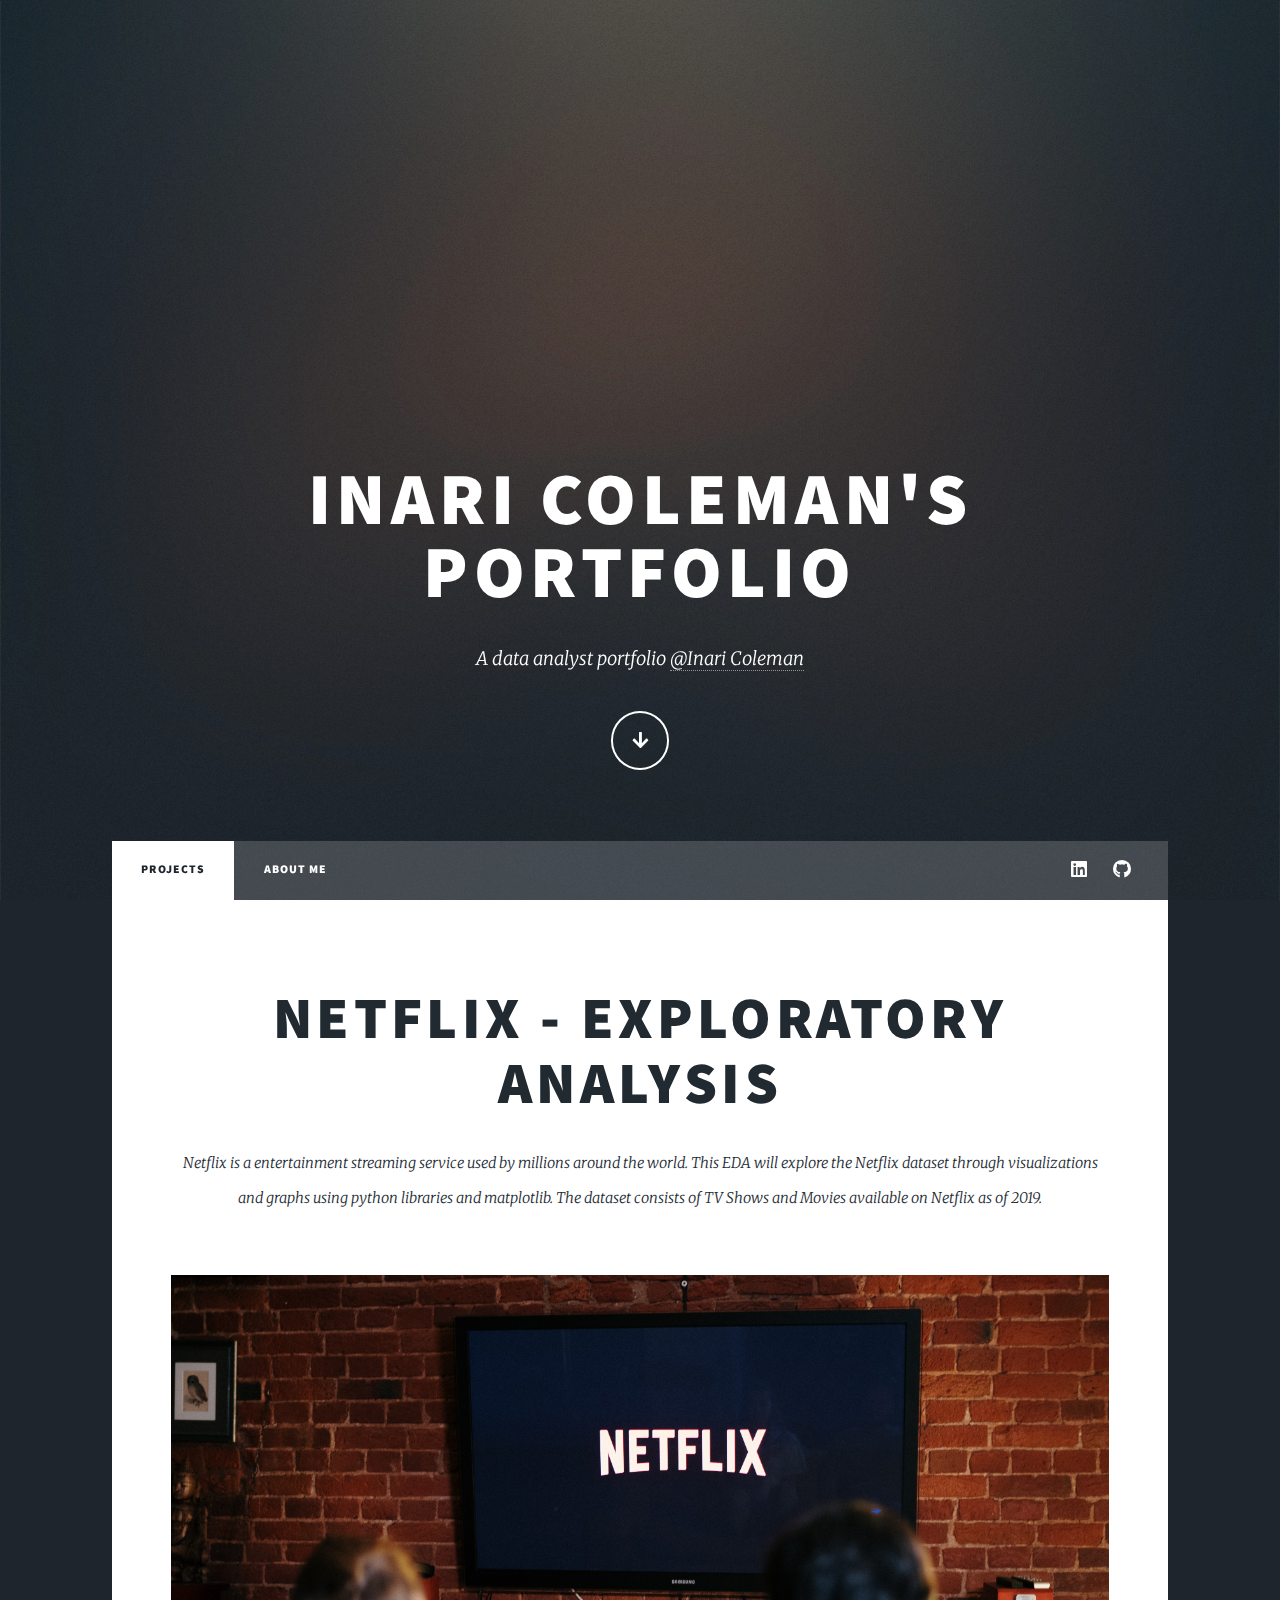
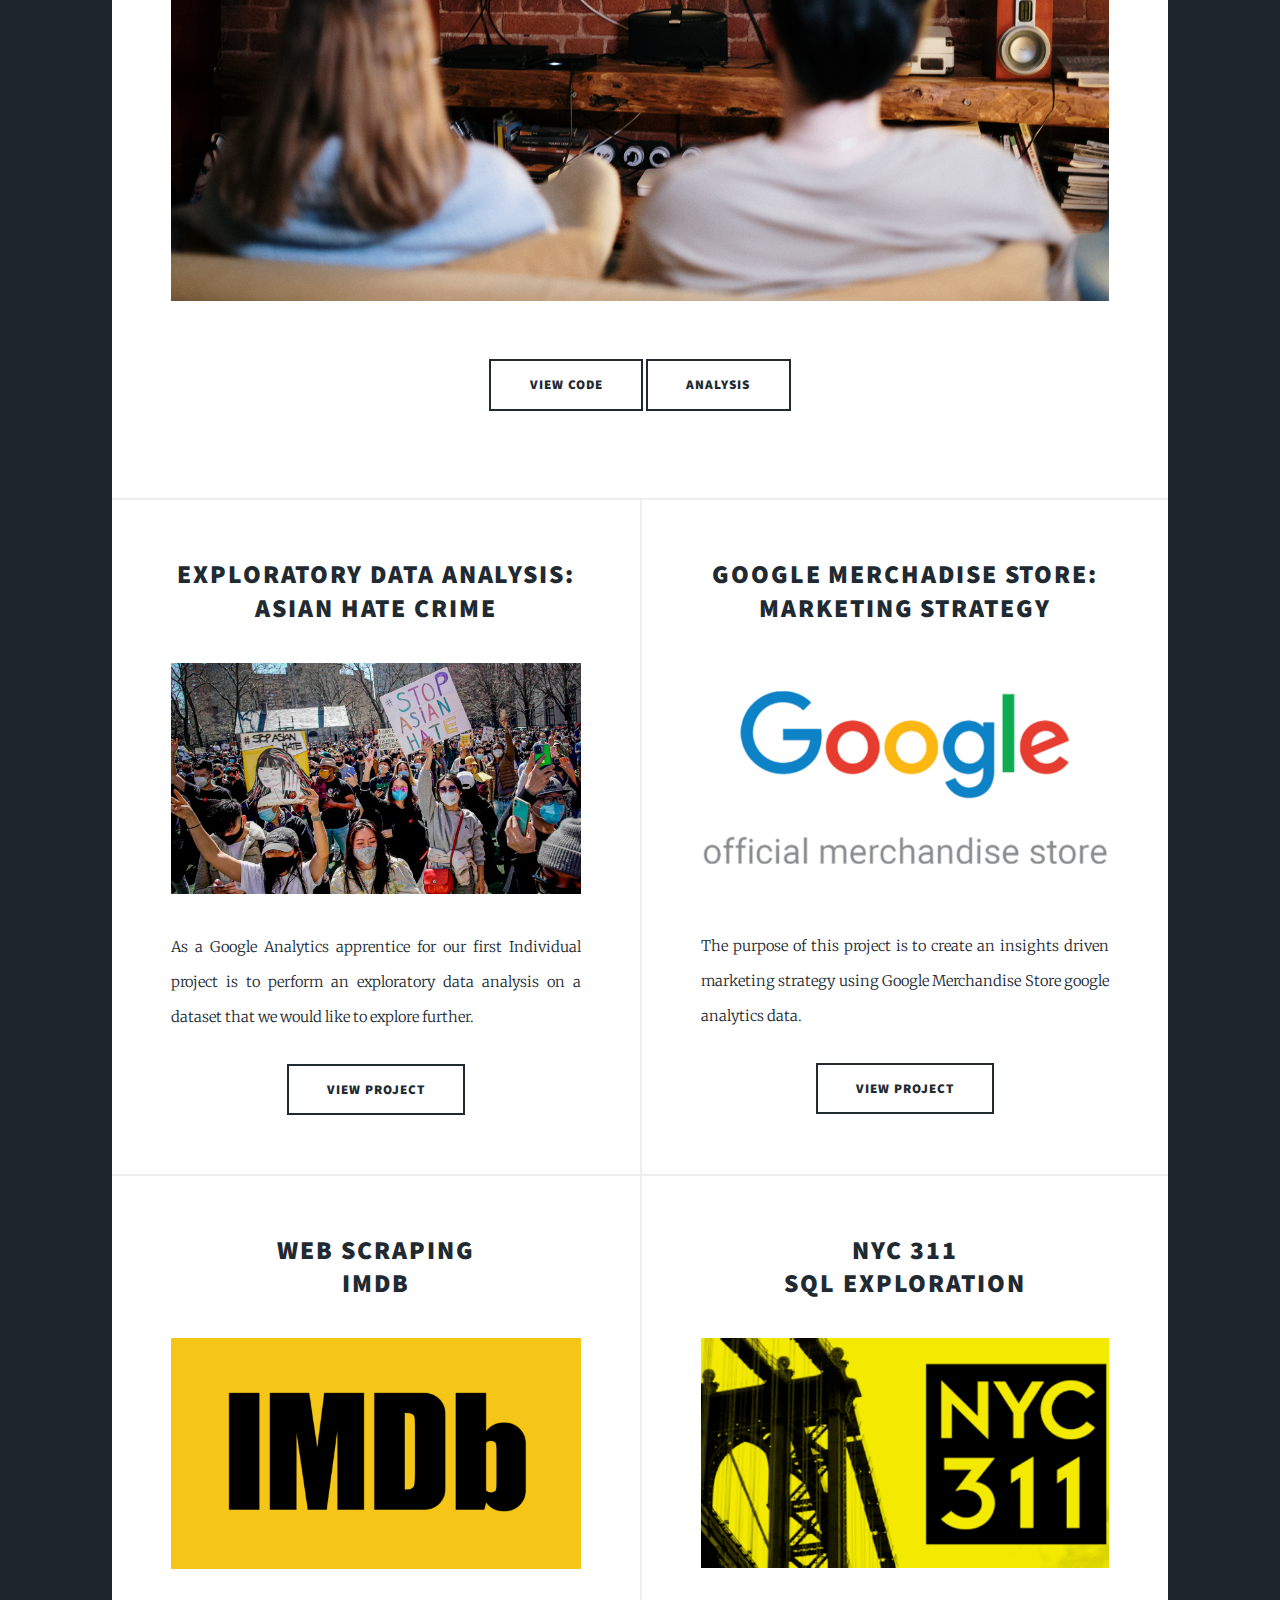
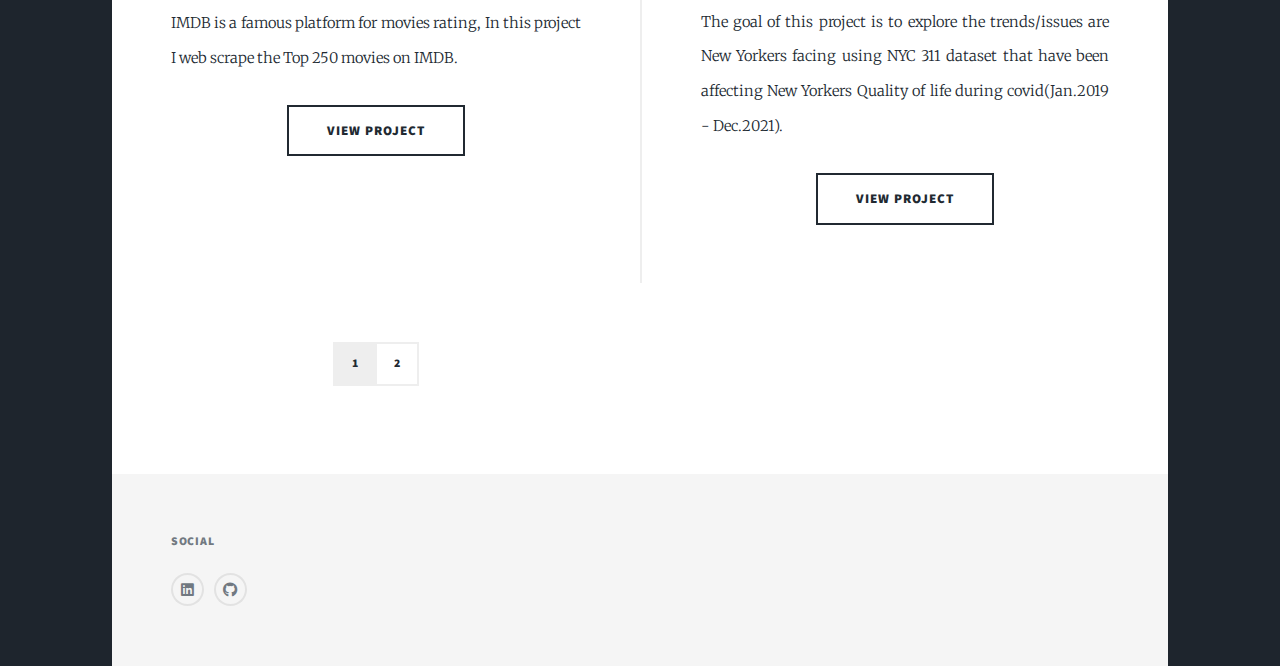
<file: index.html>
<!DOCTYPE HTML>
<!--
	Massively by HTML5 UP
	html5up.net | @ajlkn
	Free for personal and commercial use under the CCA 3.0 license (html5up.net/license)
-->
<html>
	<head>
		<title>Inari Coleman</title>
		<meta charset="utf-8" />
		<meta name="viewport" content="width=device-width, initial-scale=1, user-scalable=no" />
		<link rel="stylesheet" href="assets/css/main.css" />
		<noscript><link rel="stylesheet" href="assets/css/noscript.css" /></noscript>
		<link rel="icon" type="image/x-icon" href="/images/favicon.ico">
		<!-- Google Tag Manager -->
		<script>(function(w,d,s,l,i){w[l]=w[l]||[];w[l].push({'gtm.start':
		new Date().getTime(),event:'gtm.js'});var f=d.getElementsByTagName(s)[0],
		j=d.createElement(s),dl=l!='dataLayer'?'&l='+l:'';j.async=true;j.src=
		'https://www.googletagmanager.com/gtm.js?id='+i+dl;f.parentNode.insertBefore(j,f);
		})(window,document,'script','dataLayer','GTM-M24RTDW');</script>
		<!-- End Google Tag Manager -->
	</head>
	<body class="is-preload">
			<!-- Google Tag Manager (noscript) -->
			<noscript><iframe src="https://www.googletagmanager.com/ns.html?id=GTM-M24RTDW"
			height="0" width="0" style="display:none;visibility:hidden"></iframe></noscript>
			<!-- End Google Tag Manager (noscript) -->
		<!-- Wrapper -->
			<div id="wrapper" class="fade-in">

				<!-- Intro -->
					<div id="intro">
						<h1>Inari Coleman's<br />
						portfolio</h1>
						<p>A data analyst portfolio <a href="https://www.linkedin.com/in/inari-coleman000/">@Inari Coleman
						</p>
						<ul class="actions">
							<li><a href="#header" class="button icon solid solo fa-arrow-down scrolly">Continue</a></li>
						</ul>
					</div>

				<!-- Header -->
					<header id="header">
						<a href="index.html" class="logo">Inari</a>
					</header>

				<!-- Nav -->
					<nav id="nav">
						<ul class="links">
							<li class="active"><a href="index.html">Projects</a></li>
							<li><a href="generic.html">About Me</a></li>
						</ul>
						<ul class="icons">
							<li><a href="https://www.linkedin.com/in/inari-coleman000/" class="icon brands fa-linkedin"><span class="label">LinkedIn</span></a></li>
							<li><a href="https://github.com/inaricoleman1" class="icon brands fa-github"><span class="label">GitHub</span></a></li>
						</ul>
					</nav>

				<!-- Main -->
					<div id="main">

						<!-- Featured Post -->
							<article class="post featured">
								<header class="major">

									<h2><a href="https://github.com/inaricoleman1/Netflix-EDA/blob/main/netflix.ipynb">Netflix - Exploratory Analysis<br />
									</a></h2>
									<p>Netflix is a entertainment streaming service used by millions around the world. This EDA will explore the Netflix dataset through visualizations and graphs using python libraries and matplotlib. The dataset consists of TV Shows and Movies available on Netflix as of 2019.</p>
								</header>
								<a href="https://github.com/InariC23/Netflix-EDA/blob/main/netflix.ipynb" class="image main"><img src="images/Netflix.png" alt="" /></a>
								<ul class="actions special">
									<li><a href="https://github.com/InariC23/Netflix-EDA/blob/main/netflix.ipynb" class="button large" data-inline="true">View Code</a>
										<a href="https://github.com/inaricoleman1/Netflix-EDA" class="button large" data-inline="true">Analysis</a></li>
								</ul>
							</article>

						<!-- Posts -->
							<section class="posts">
								<article>
									<header>
										<h2><a href="#">Exploratory Data Analysis:<br />
										Asian Hate Crime</a></h2>
									</header>
									<a href="#" class="image fit"><img src="images/protest.png" alt="" /></a>
									<p>As a Google Analytics apprentice for our first Individual project is to perform an exploratory data analysis on a dataset that we would like to explore further.</p>
									<ul class="actions special">
										<li><a href="https://medium.com/p/9cf51608bb91"	class="button large">View Project</a></li>
									</ul>
								</article>
								<article>
									<header>
										<h2><a href="1.Google Merchandise Store presentation (1).pdf">Google Merchadise Store:<br />
										Marketing Strategy</a></h2>
									</header>
									<a href="1.Google Merchandise Store presentation (1).pdf" class="image fit"><img src="images/logo-2.png" alt="" /></a>
									<p>The purpose of this project is to create an insights driven marketing strategy using Google Merchandise Store google analytics data.</p>
									<ul class="actions special">
										<li><a href="1.Google Merchandise Store presentation (1).pdf" class="button large">View Project</a></li>
									</ul>
								</article>
								<article>
									<header>
										<h2><a href="https://github.com/inaricoleman1/imdb_web-scraping/blob/main/imdb_web_scraping%20(1).ipynb">Web Scraping<br />
										IMDB</a></h2>
									</header>
									<a href="https://github.com/inaricoleman1/imdb_web-scraping/blob/main/imdb_web_scraping%20(1).ipynb" class="image fit"><img src="images/imdb-new.png" alt="" /></a>
									<p>IMDB is a famous platform for movies rating, In this project I web scrape the Top 250 movies on IMDB.</p>
									<ul class="actions special">
										<li><a href="https://github.com/inaricoleman1/imdb_web-scraping/blob/main/imdb_web_scraping.ipynb" class="button large">View Project</a></li>
									</ul>
								</article>
								<article>
									<header>

										<h2><a href="#">NYC 311<br />
										SQL exploration</a></h2>
									</header>
									
									<a href="#" class="image fit"><img src="images/311-new.png" alt="" /></a>
									<p>The goal of this project is to explore the trends/issues are New Yorkers facing using NYC 311 dataset that have been affecting New Yorkers Quality of life during covid(Jan.2019 - Dec.2021).</p>
									<ul class="actions special">
										<li><a href="#" class="button large">View Project</a></li>
									</ul>
								</article>
						<!-- Footer -->
							<footer>
								<div class="pagination">
									<!--<a href="#" class="previous">Prev</a>-->
									<a href="index.html" class="page active">1</a>
									<a href="generic.html" class="page">2</a>
								</div>
							</footer>

					</div>

				<!-- Footer -->
					<footer id="footer">
							<section>
								<h3>Social</h3>
								<ul class="icons alt">
									<li><a href="https://www.linkedin.com/in/inari-coleman000/" class="icon brands fa-linkedin"><span class="label">LinkedIn</span></a></li>
									<li><a href="https://github.com/inaricoleman1" class="icon brands fa-github"><span class="label">GitHub</span></a></li>
								</ul>
							</section>
						</section>
					</footer>

			</div>

		<!-- Scripts -->
			<script src="assets/js/jquery.min.js"></script>
			<script src="assets/js/jquery.scrollex.min.js"></script>
			<script src="assets/js/jquery.scrolly.min.js"></script>
			<script src="assets/js/browser.min.js"></script>
			<script src="assets/js/breakpoints.min.js"></script>
			<script src="assets/js/util.js"></script>
			<script src="assets/js/main.js"></script>

	</body>
</html>
</file>
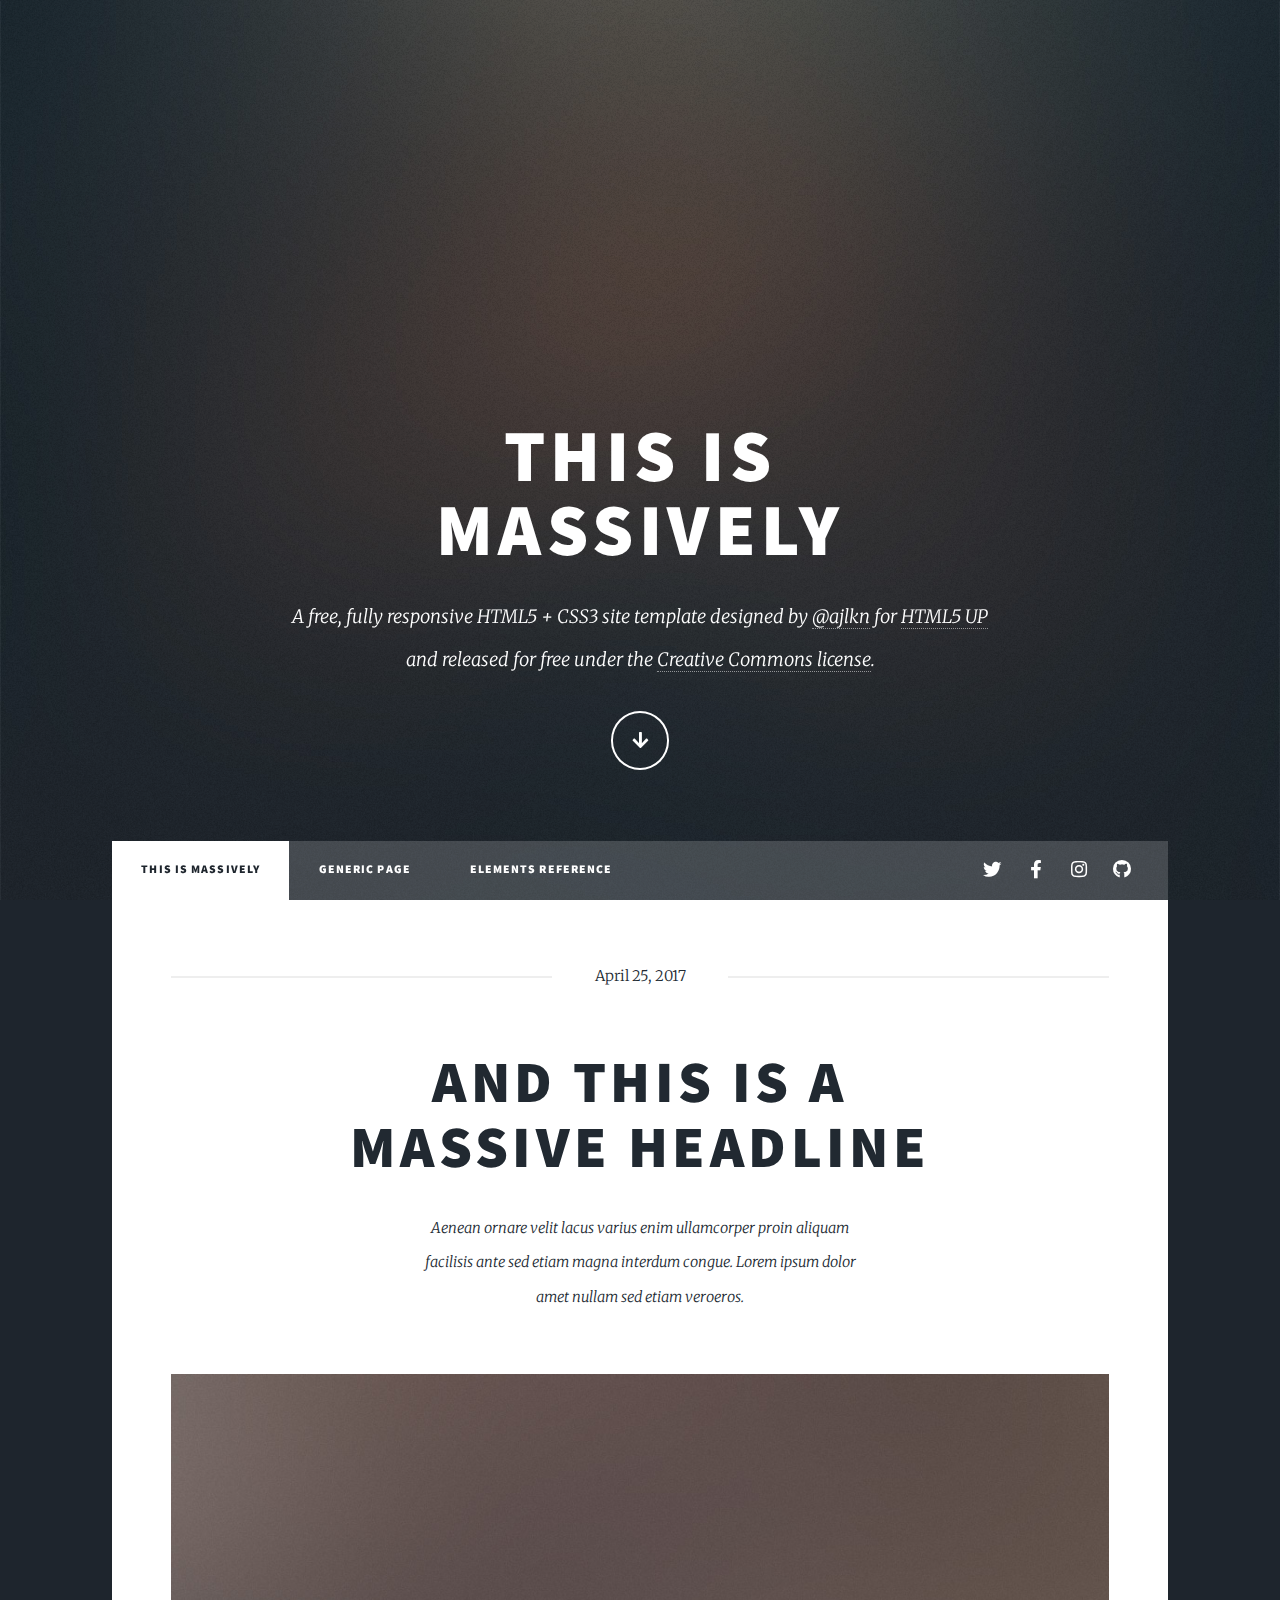
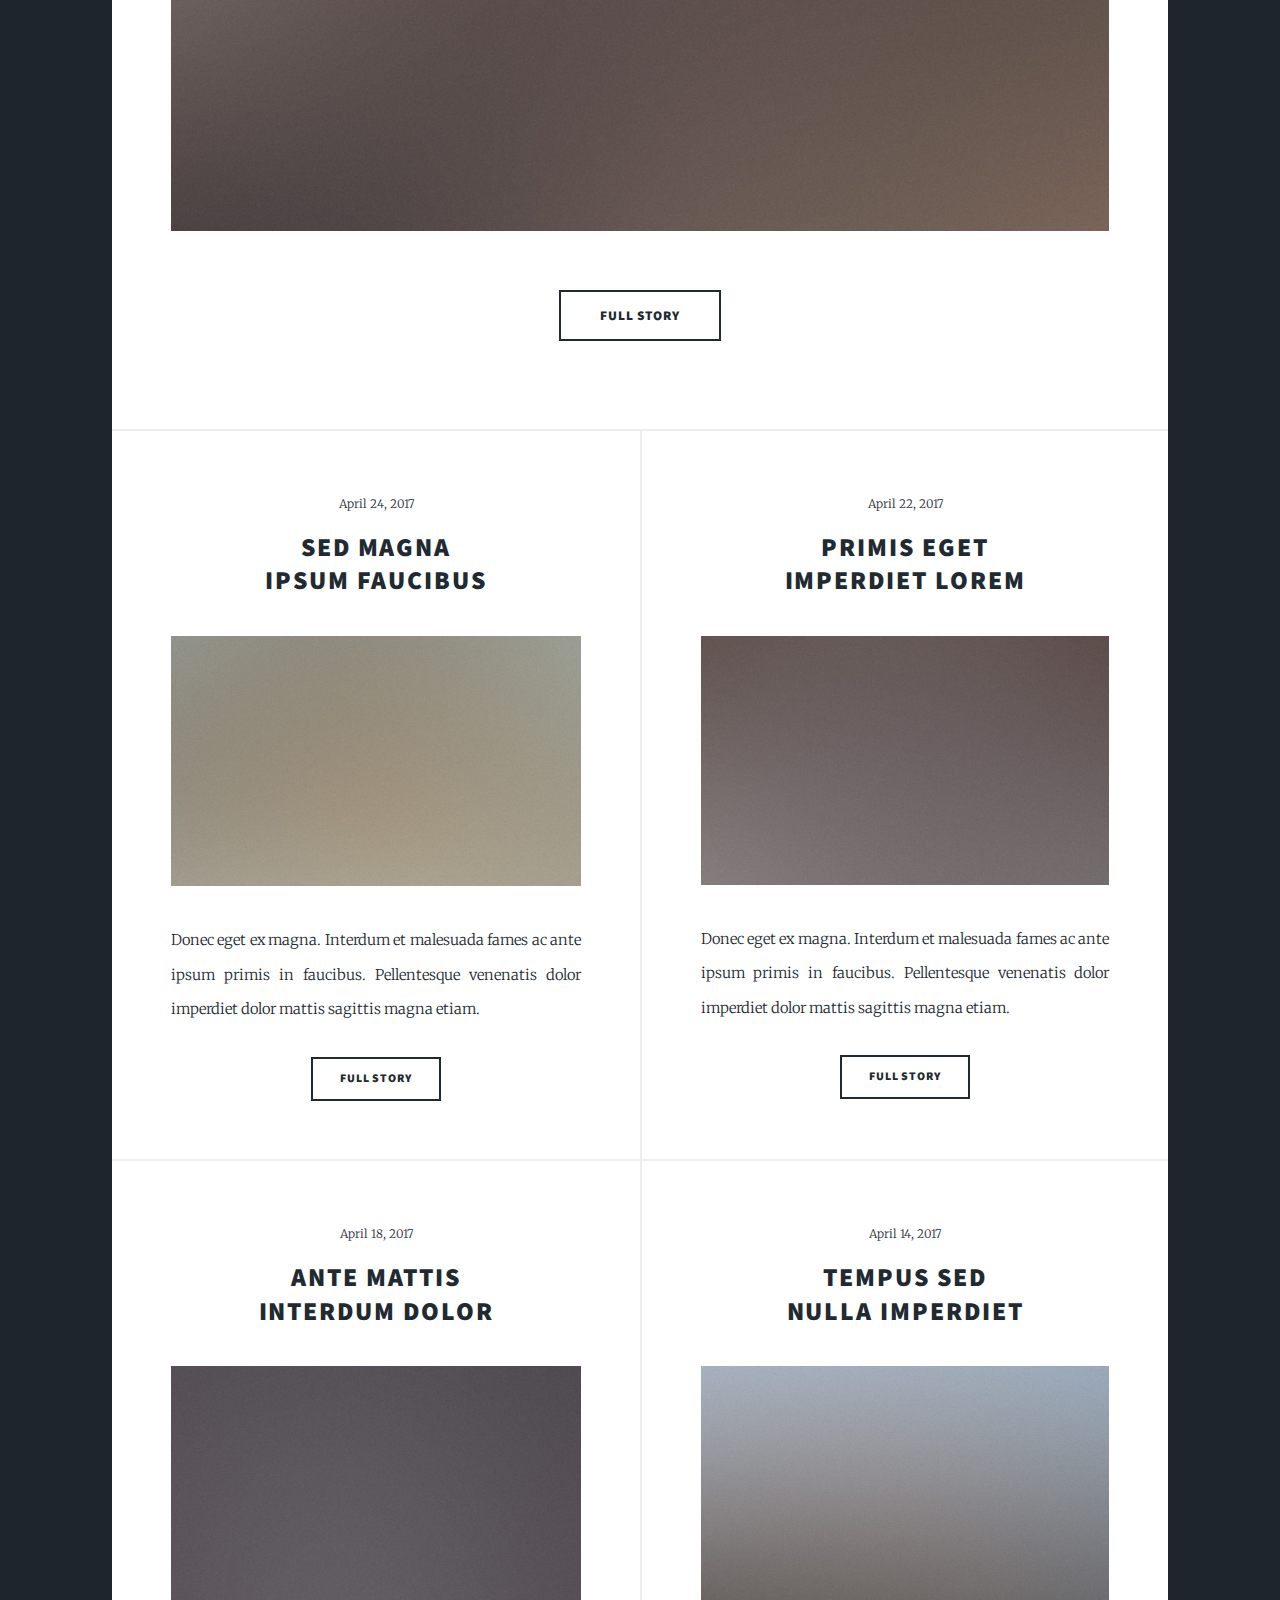
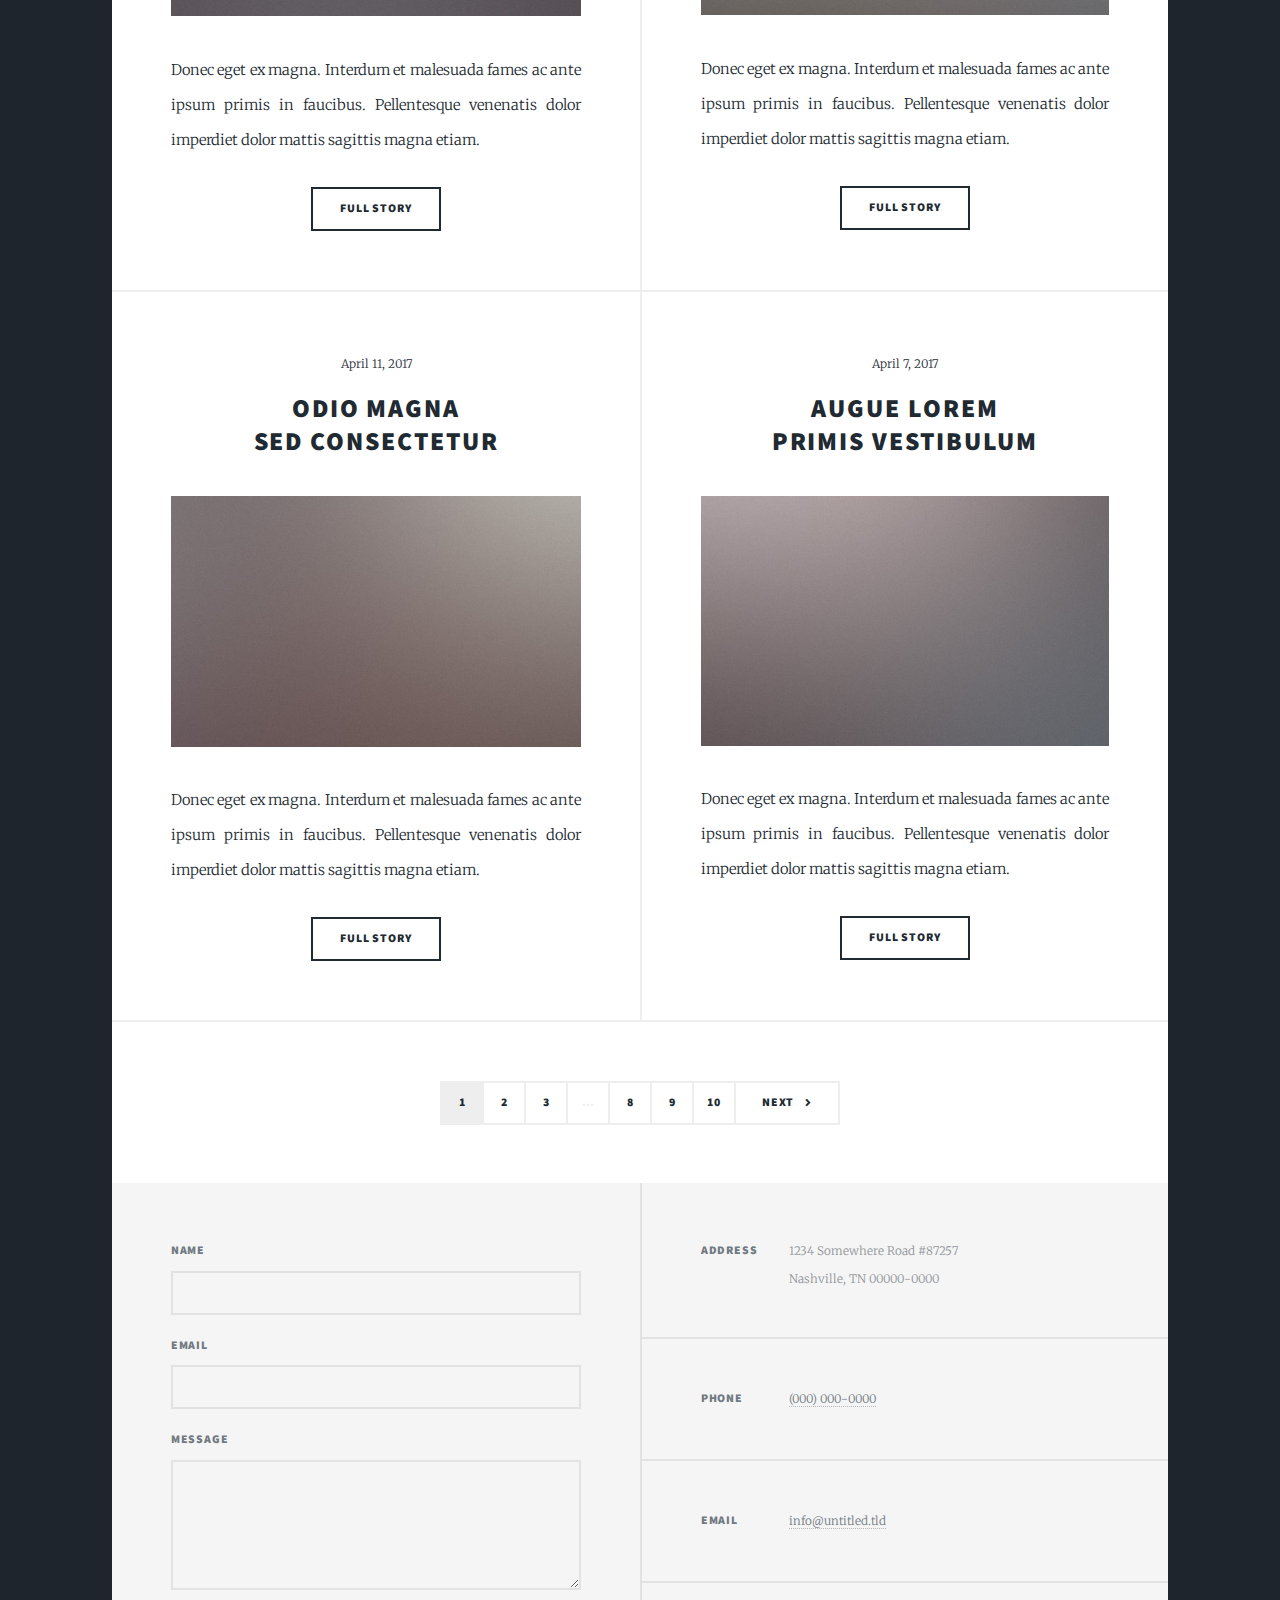
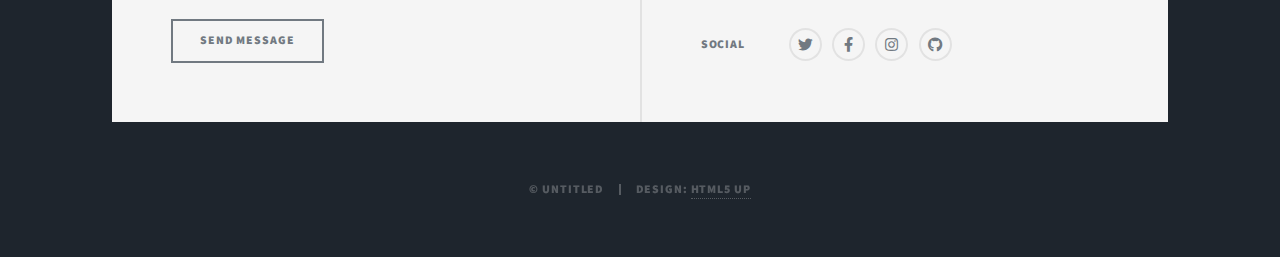
<file: html5up-massively/index.html>
<!DOCTYPE HTML>
<!--
	Massively by HTML5 UP
	html5up.net | @ajlkn
	Free for personal and commercial use under the CCA 3.0 license (html5up.net/license)
-->
<html>
	<head>
		<title>Massively by HTML5 UP</title>
		<meta charset="utf-8" />
		<meta name="viewport" content="width=device-width, initial-scale=1, user-scalable=no" />
		<link rel="stylesheet" href="assets/css/main.css" />
		<noscript><link rel="stylesheet" href="assets/css/noscript.css" /></noscript>
	</head>
	<body class="is-preload">

		<!-- Wrapper -->
			<div id="wrapper" class="fade-in">

				<!-- Intro -->
					<div id="intro">
						<h1>This is<br />
						Massively</h1>
						<p>A free, fully responsive HTML5 + CSS3 site template designed by <a href="https://twitter.com/ajlkn">@ajlkn</a> for <a href="https://html5up.net">HTML5 UP</a><br />
						and released for free under the <a href="https://html5up.net/license">Creative Commons license</a>.</p>
						<ul class="actions">
							<li><a href="#header" class="button icon solid solo fa-arrow-down scrolly">Continue</a></li>
						</ul>
					</div>

				<!-- Header -->
					<header id="header">
						<a href="index.html" class="logo">Massively</a>
					</header>

				<!-- Nav -->
					<nav id="nav">
						<ul class="links">
							<li class="active"><a href="index.html">This is Massively</a></li>
							<li><a href="generic.html">Generic Page</a></li>
							<li><a href="elements.html">Elements Reference</a></li>
						</ul>
						<ul class="icons">
							<li><a href="#" class="icon brands fa-twitter"><span class="label">Twitter</span></a></li>
							<li><a href="#" class="icon brands fa-facebook-f"><span class="label">Facebook</span></a></li>
							<li><a href="#" class="icon brands fa-instagram"><span class="label">Instagram</span></a></li>
							<li><a href="#" class="icon brands fa-github"><span class="label">GitHub</span></a></li>
						</ul>
					</nav>

				<!-- Main -->
					<div id="main">

						<!-- Featured Post -->
							<article class="post featured">
								<header class="major">
									<span class="date">April 25, 2017</span>
									<h2><a href="#">And this is a<br />
									massive headline</a></h2>
									<p>Aenean ornare velit lacus varius enim ullamcorper proin aliquam<br />
									facilisis ante sed etiam magna interdum congue. Lorem ipsum dolor<br />
									amet nullam sed etiam veroeros.</p>
								</header>
								<a href="#" class="image main"><img src="images/pic01.jpg" alt="" /></a>
								<ul class="actions special">
									<li><a href="#" class="button large">Full Story</a></li>
								</ul>
							</article>

						<!-- Posts -->
							<section class="posts">
								<article>
									<header>
										<span class="date">April 24, 2017</span>
										<h2><a href="#">Sed magna<br />
										ipsum faucibus</a></h2>
									</header>
									<a href="#" class="image fit"><img src="images/pic02.jpg" alt="" /></a>
									<p>Donec eget ex magna. Interdum et malesuada fames ac ante ipsum primis in faucibus. Pellentesque venenatis dolor imperdiet dolor mattis sagittis magna etiam.</p>
									<ul class="actions special">
										<li><a href="#" class="button">Full Story</a></li>
									</ul>
								</article>
								<article>
									<header>
										<span class="date">April 22, 2017</span>
										<h2><a href="#">Primis eget<br />
										imperdiet lorem</a></h2>
									</header>
									<a href="#" class="image fit"><img src="images/pic03.jpg" alt="" /></a>
									<p>Donec eget ex magna. Interdum et malesuada fames ac ante ipsum primis in faucibus. Pellentesque venenatis dolor imperdiet dolor mattis sagittis magna etiam.</p>
									<ul class="actions special">
										<li><a href="#" class="button">Full Story</a></li>
									</ul>
								</article>
								<article>
									<header>
										<span class="date">April 18, 2017</span>
										<h2><a href="#">Ante mattis<br />
										interdum dolor</a></h2>
									</header>
									<a href="#" class="image fit"><img src="images/pic04.jpg" alt="" /></a>
									<p>Donec eget ex magna. Interdum et malesuada fames ac ante ipsum primis in faucibus. Pellentesque venenatis dolor imperdiet dolor mattis sagittis magna etiam.</p>
									<ul class="actions special">
										<li><a href="#" class="button">Full Story</a></li>
									</ul>
								</article>
								<article>
									<header>
										<span class="date">April 14, 2017</span>
										<h2><a href="#">Tempus sed<br />
										nulla imperdiet</a></h2>
									</header>
									<a href="#" class="image fit"><img src="images/pic05.jpg" alt="" /></a>
									<p>Donec eget ex magna. Interdum et malesuada fames ac ante ipsum primis in faucibus. Pellentesque venenatis dolor imperdiet dolor mattis sagittis magna etiam.</p>
									<ul class="actions special">
										<li><a href="#" class="button">Full Story</a></li>
									</ul>
								</article>
								<article>
									<header>
										<span class="date">April 11, 2017</span>
										<h2><a href="#">Odio magna<br />
										sed consectetur</a></h2>
									</header>
									<a href="#" class="image fit"><img src="images/pic06.jpg" alt="" /></a>
									<p>Donec eget ex magna. Interdum et malesuada fames ac ante ipsum primis in faucibus. Pellentesque venenatis dolor imperdiet dolor mattis sagittis magna etiam.</p>
									<ul class="actions special">
										<li><a href="#" class="button">Full Story</a></li>
									</ul>
								</article>
								<article>
									<header>
										<span class="date">April 7, 2017</span>
										<h2><a href="#">Augue lorem<br />
										primis vestibulum</a></h2>
									</header>
									<a href="#" class="image fit"><img src="images/pic07.jpg" alt="" /></a>
									<p>Donec eget ex magna. Interdum et malesuada fames ac ante ipsum primis in faucibus. Pellentesque venenatis dolor imperdiet dolor mattis sagittis magna etiam.</p>
									<ul class="actions special">
										<li><a href="#" class="button">Full Story</a></li>
									</ul>
								</article>
							</section>

						<!-- Footer -->
							<footer>
								<div class="pagination">
									<!--<a href="#" class="previous">Prev</a>-->
									<a href="#" class="page active">1</a>
									<a href="#" class="page">2</a>
									<a href="#" class="page">3</a>
									<span class="extra">&hellip;</span>
									<a href="#" class="page">8</a>
									<a href="#" class="page">9</a>
									<a href="#" class="page">10</a>
									<a href="#" class="next">Next</a>
								</div>
							</footer>

					</div>

				<!-- Footer -->
					<footer id="footer">
						<section>
							<form method="post" action="#">
								<div class="fields">
									<div class="field">
										<label for="name">Name</label>
										<input type="text" name="name" id="name" />
									</div>
									<div class="field">
										<label for="email">Email</label>
										<input type="text" name="email" id="email" />
									</div>
									<div class="field">
										<label for="message">Message</label>
										<textarea name="message" id="message" rows="3"></textarea>
									</div>
								</div>
								<ul class="actions">
									<li><input type="submit" value="Send Message" /></li>
								</ul>
							</form>
						</section>
						<section class="split contact">
							<section class="alt">
								<h3>Address</h3>
								<p>1234 Somewhere Road #87257<br />
								Nashville, TN 00000-0000</p>
							</section>
							<section>
								<h3>Phone</h3>
								<p><a href="#">(000) 000-0000</a></p>
							</section>
							<section>
								<h3>Email</h3>
								<p><a href="#">info@untitled.tld</a></p>
							</section>
							<section>
								<h3>Social</h3>
								<ul class="icons alt">
									<li><a href="#" class="icon brands alt fa-twitter"><span class="label">Twitter</span></a></li>
									<li><a href="#" class="icon brands alt fa-facebook-f"><span class="label">Facebook</span></a></li>
									<li><a href="#" class="icon brands alt fa-instagram"><span class="label">Instagram</span></a></li>
									<li><a href="#" class="icon brands alt fa-github"><span class="label">GitHub</span></a></li>
								</ul>
							</section>
						</section>
					</footer>

				<!-- Copyright -->
					<div id="copyright">
						<ul><li>&copy; Untitled</li><li>Design: <a href="https://html5up.net">HTML5 UP</a></li></ul>
					</div>

			</div>

		<!-- Scripts -->
			<script src="assets/js/jquery.min.js"></script>
			<script src="assets/js/jquery.scrollex.min.js"></script>
			<script src="assets/js/jquery.scrolly.min.js"></script>
			<script src="assets/js/browser.min.js"></script>
			<script src="assets/js/breakpoints.min.js"></script>
			<script src="assets/js/util.js"></script>
			<script src="assets/js/main.js"></script>

	</body>
</html>
</file>
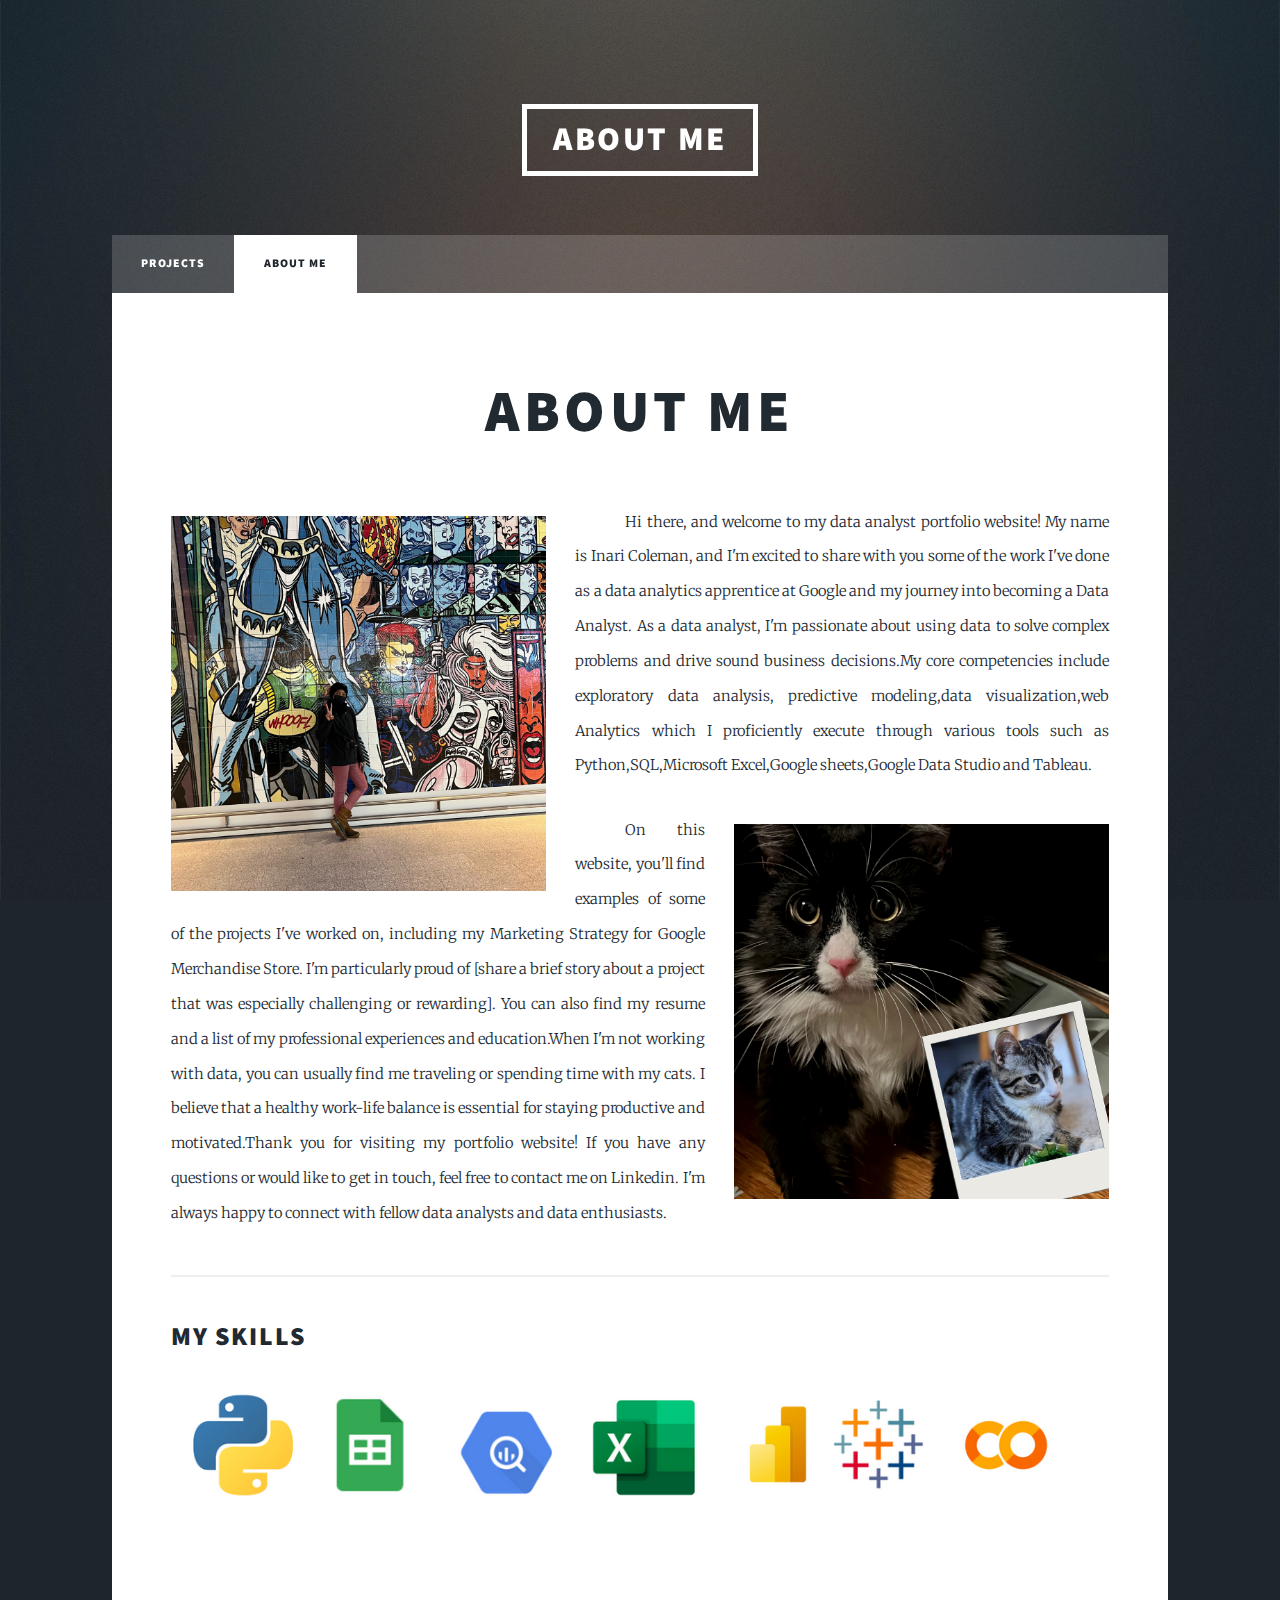
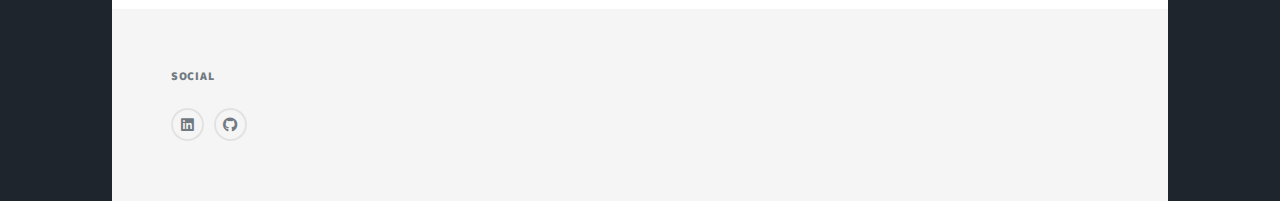
<file: generic.html>
<!DOCTYPE HTML>
<!--
	Massively by HTML5 UP
	html5up.net | @ajlkn
	Free for personal and commercial use under the CCA 3.0 license (html5up.net/license)
-->
<html>
	<head>
		<title>About Me </title>
		<meta charset="utf-8" />
		<meta name="viewport" content="width=device-width, initial-scale=1, user-scalable=no" />
		<link rel="stylesheet" href="assets/css/main.css" />
		<noscript><link rel="stylesheet" href="assets/css/noscript.css" /></noscript>
		<!-- Google Tag Manager -->
		<script>(function(w,d,s,l,i){w[l]=w[l]||[];w[l].push({'gtm.start':
		new Date().getTime(),event:'gtm.js'});var f=d.getElementsByTagName(s)[0],
		j=d.createElement(s),dl=l!='dataLayer'?'&l='+l:'';j.async=true;j.src=
		'https://www.googletagmanager.com/gtm.js?id='+i+dl;f.parentNode.insertBefore(j,f);
		})(window,document,'script','dataLayer','GTM-M24RTDW');</script>
		<!-- End Google Tag Manager -->
	</head>
	<body class="is-preload">
		<!-- Google Tag Manager (noscript) -->
		<noscript><iframe src="https://www.googletagmanager.com/ns.html?id=GTM-M24RTDW"
		height="0" width="0" style="display:none;visibility:hidden"></iframe></noscript>
		<!-- End Google Tag Manager (noscript) -->
		<!-- Wrapper -->
			<div id="wrapper">

				<!-- Header -->
					<header id="header">
						<a href="index.html" class="logo">About Me</a>
					</header>

				<!-- Nav -->
					<nav id="nav">
						<ul class="links">
							<li><a href="index.html">Projects</a></li>
							<li class="active"><a href="generic.html">About Me</a></li>
						</ul>

					</nav>

				<!-- Main -->
					<div id="main">

						<!-- Post -->
							<section class="post">
								<header class="major">
									<h1>About Me</h1>
								</header>
								<p><span class="image left"><img src="images/re-do.png" alt="" /></span></p>
								<p style="text-indent: 50px;">Hi there, and welcome to my data analyst portfolio website! My name is Inari Coleman, and I'm excited to share with you some of the work I've done as a data analytics apprentice at Google and my journey into becoming a Data Analyst. As a data analyst, I'm passionate about using data to solve complex problems and drive sound business decisions.My core competencies include exploratory data analysis, predictive modeling,data visualization,web Analytics which I proficiently execute through various tools such as Python,SQL,Microsoft Excel,Google sheets,Google Data Studio and Tableau.</p>
								<p style="text-indent: 50px;"><span class="image right"><img src="images/Cole .png" alt="Cat parent" /></span> On this website, you'll find examples of some of the projects I've worked on, including my Marketing Strategy for Google Merchandise Store. I'm particularly proud of [share a brief story about a project that was especially challenging or rewarding]. You can also find my resume and a list of my professional experiences and education.When I'm not working with data, you can usually find me traveling or spending time with my cats. I believe that a healthy work-life balance is essential for staying productive and motivated.Thank you for visiting my portfolio website! If you have any questions or would like to get in touch, feel free to contact me on Linkedin. I'm always happy to connect with fellow data analysts and data enthusiasts.</p>
								<hr />
								<h2>My Skills</h2>
								<p><span class="image fit"><img src="images/about me.png" alt="" /></span></p>
							</section>
					</div>

				<!-- Footer -->
					<footer id="footer">
							<section>
								<h3>Social</h3>
								<ul class="icons alt">
									<ul class="icons alt">
										<li><a href="https://www.linkedin.com/in/inari-coleman000/" class="icon brands fa-linkedin"><span class="label">LinkedIn</span></a></li>
										<li><a href="https://github.com/inaricoleman1" class="icon brands fa-github"><span class="label">GitHub</span></a></li>
								</ul>
							</section>
						</section>
					</footer>
			</div>

		<!-- Scripts -->
			<script src="assets/js/jquery.min.js"></script>
			<script src="assets/js/jquery.scrollex.min.js"></script>
			<script src="assets/js/jquery.scrolly.min.js"></script>
			<script src="assets/js/browser.min.js"></script>
			<script src="assets/js/breakpoints.min.js"></script>
			<script src="assets/js/util.js"></script>
			<script src="assets/js/main.js"></script>

	</body>
</html>
</file>
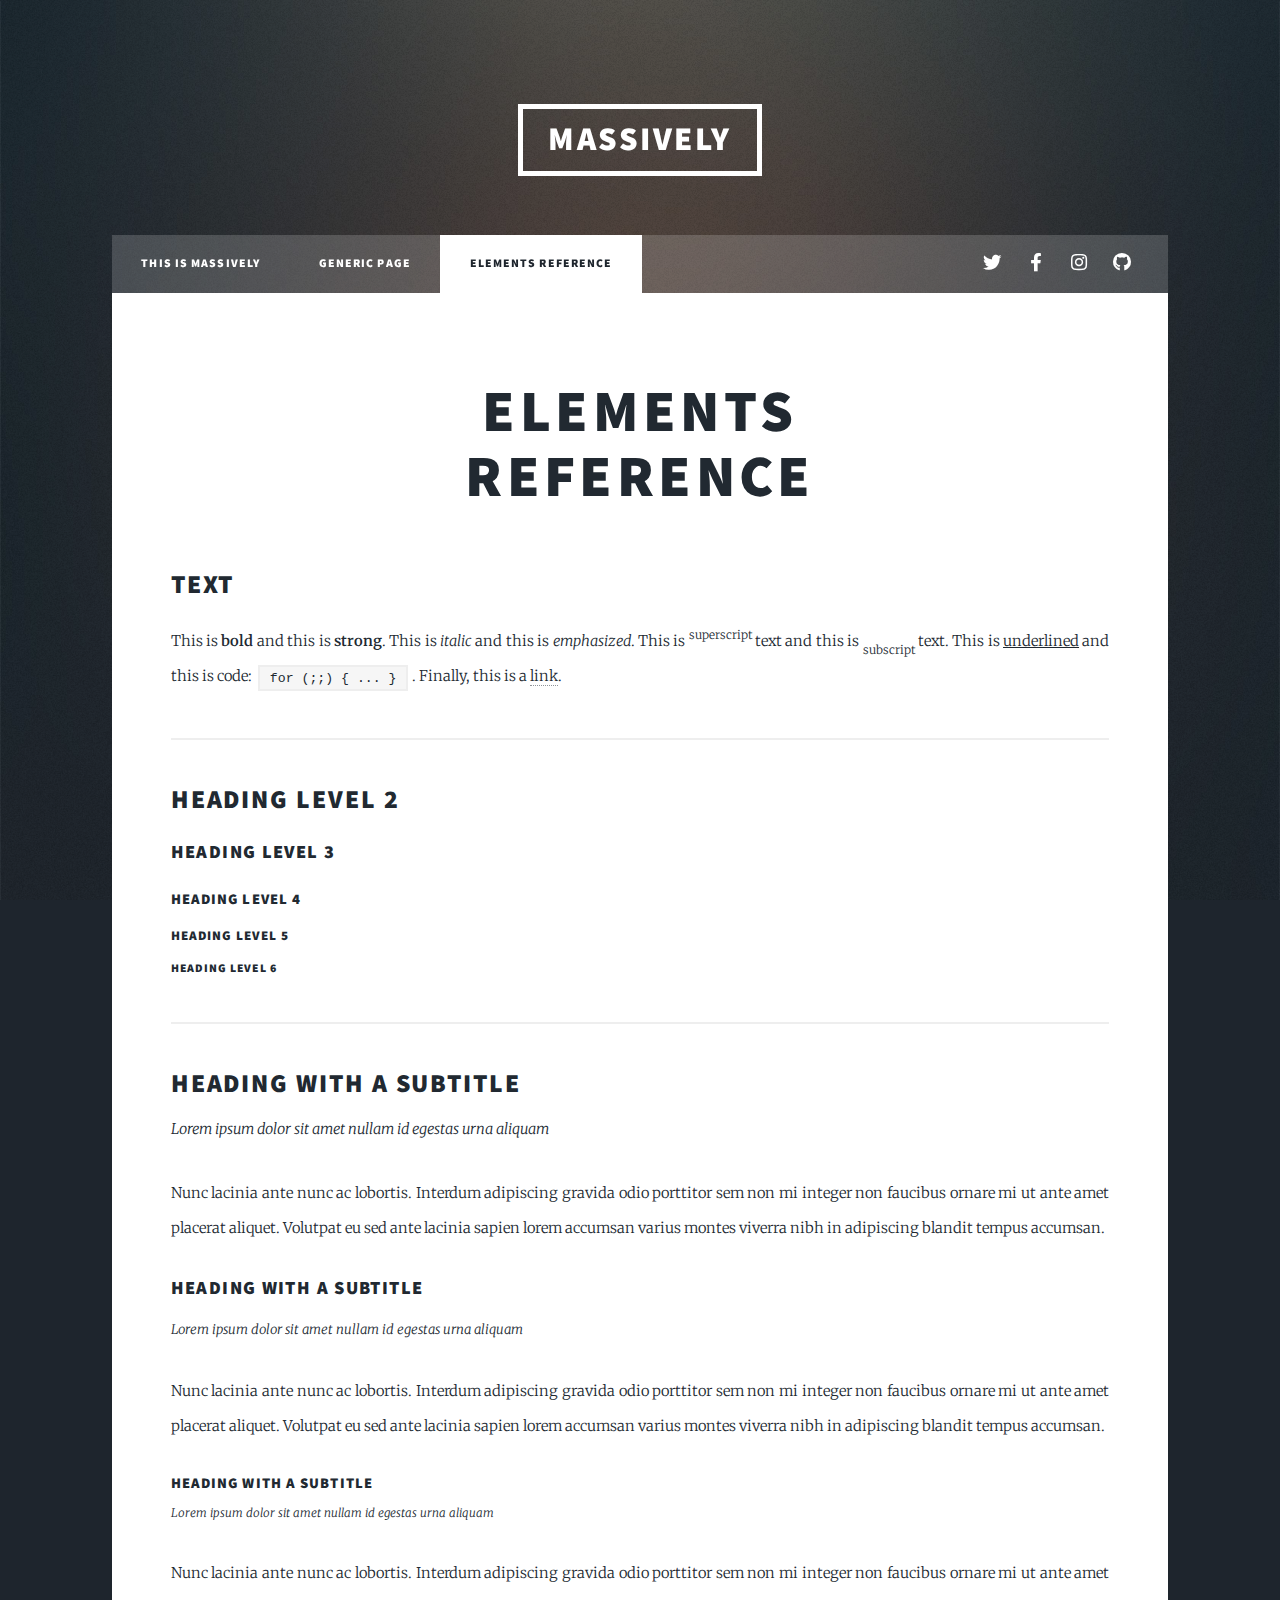
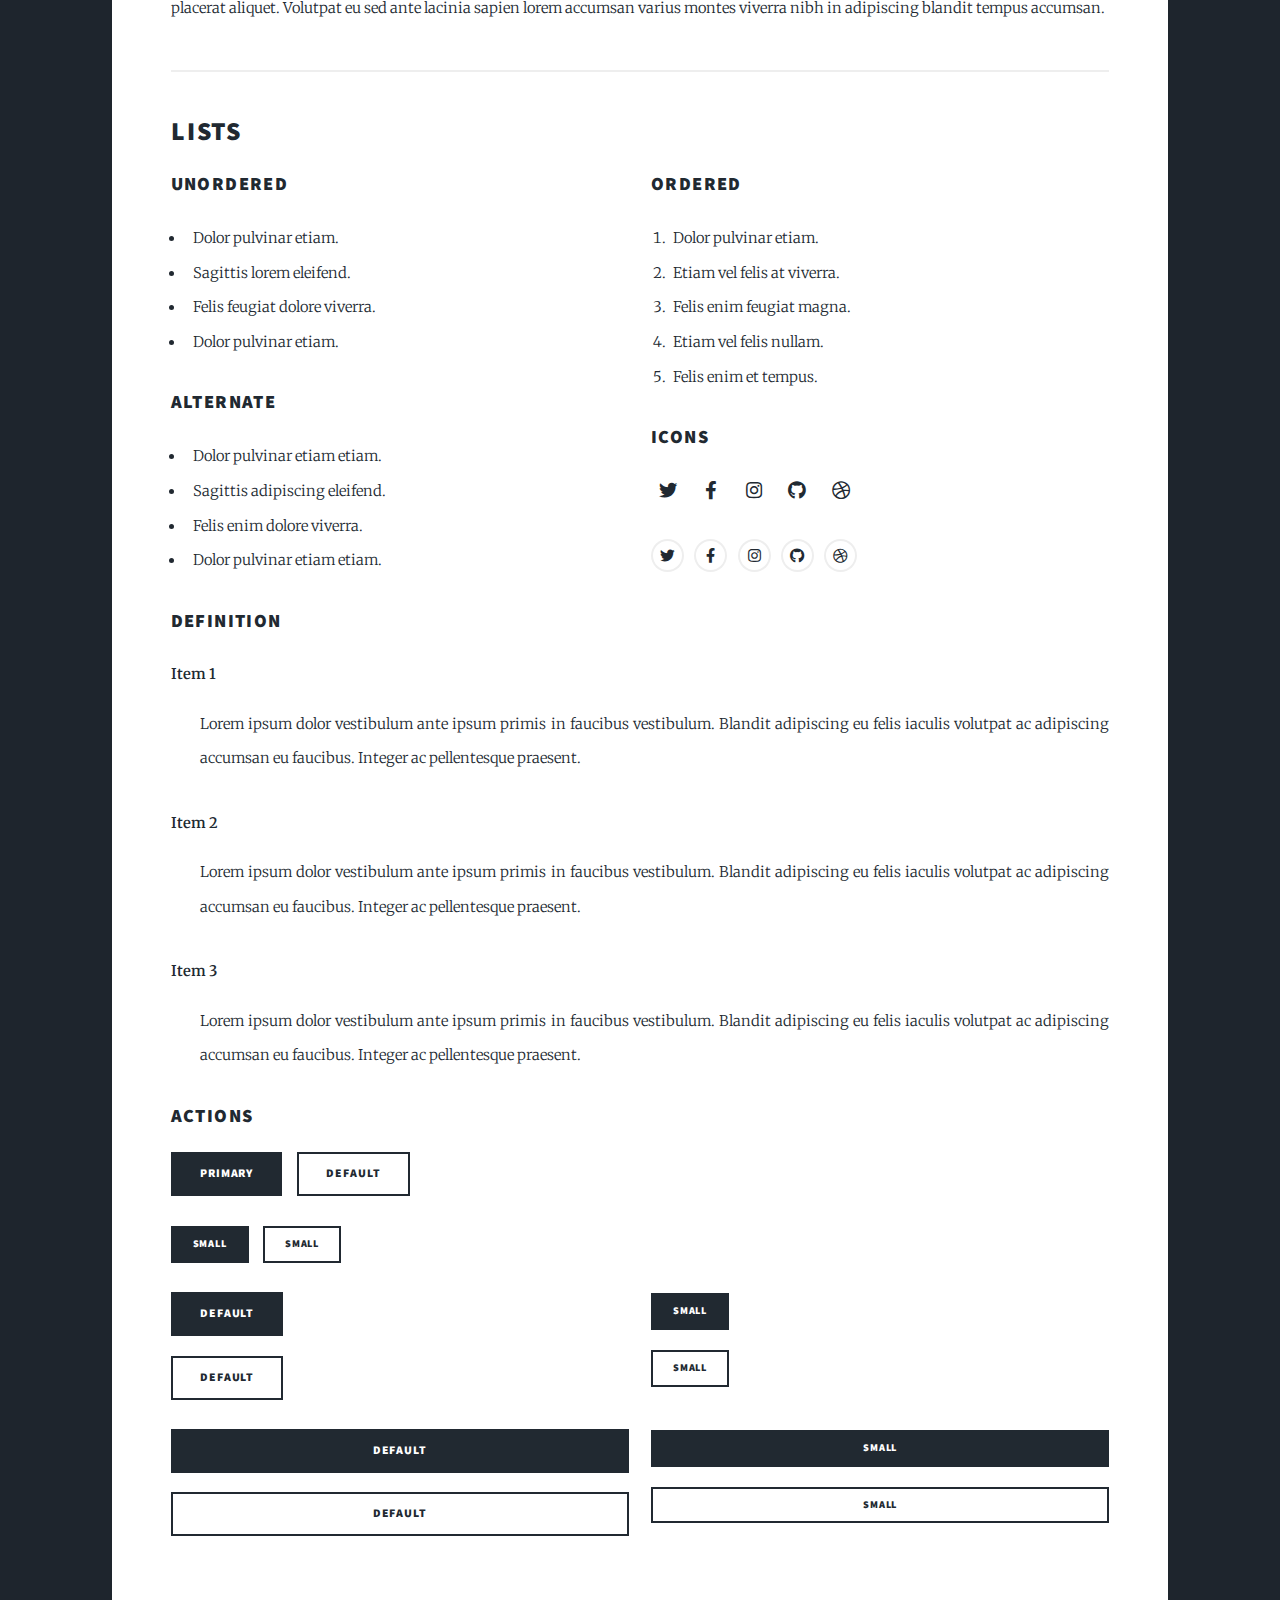
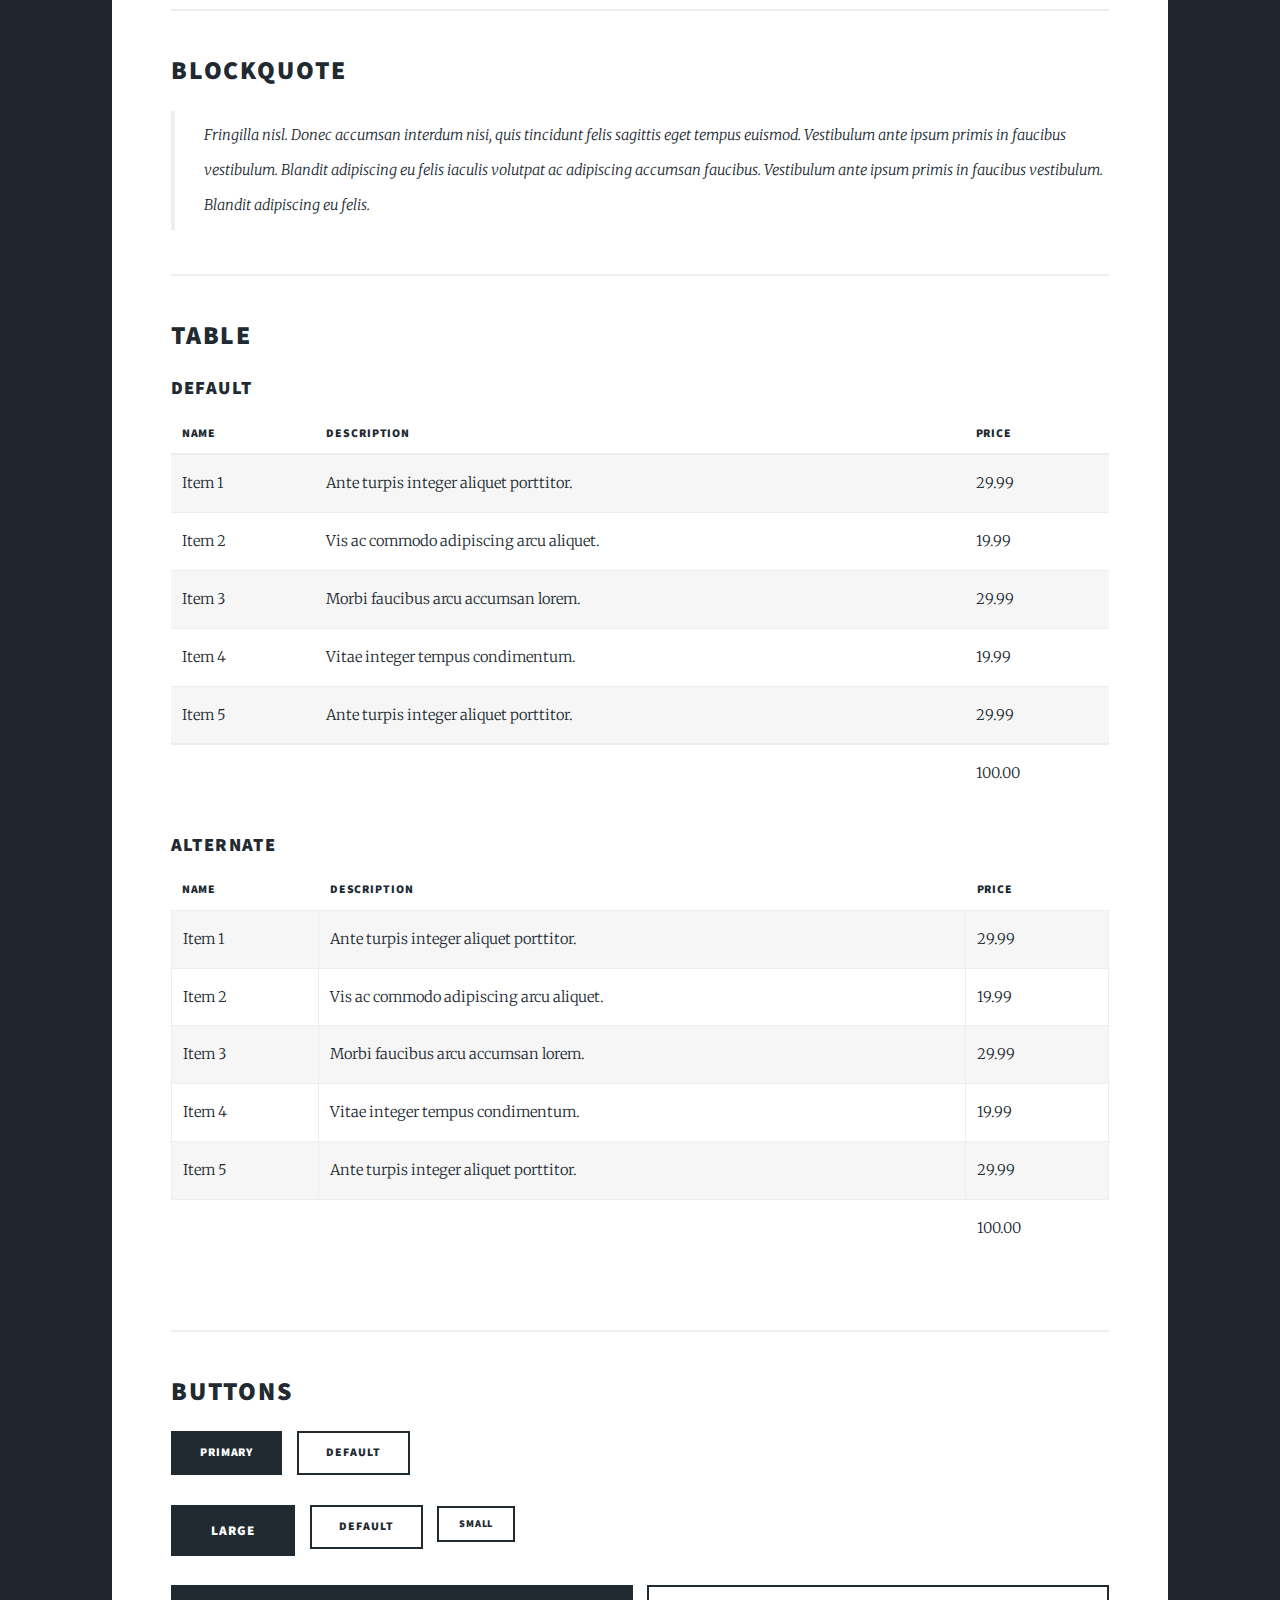
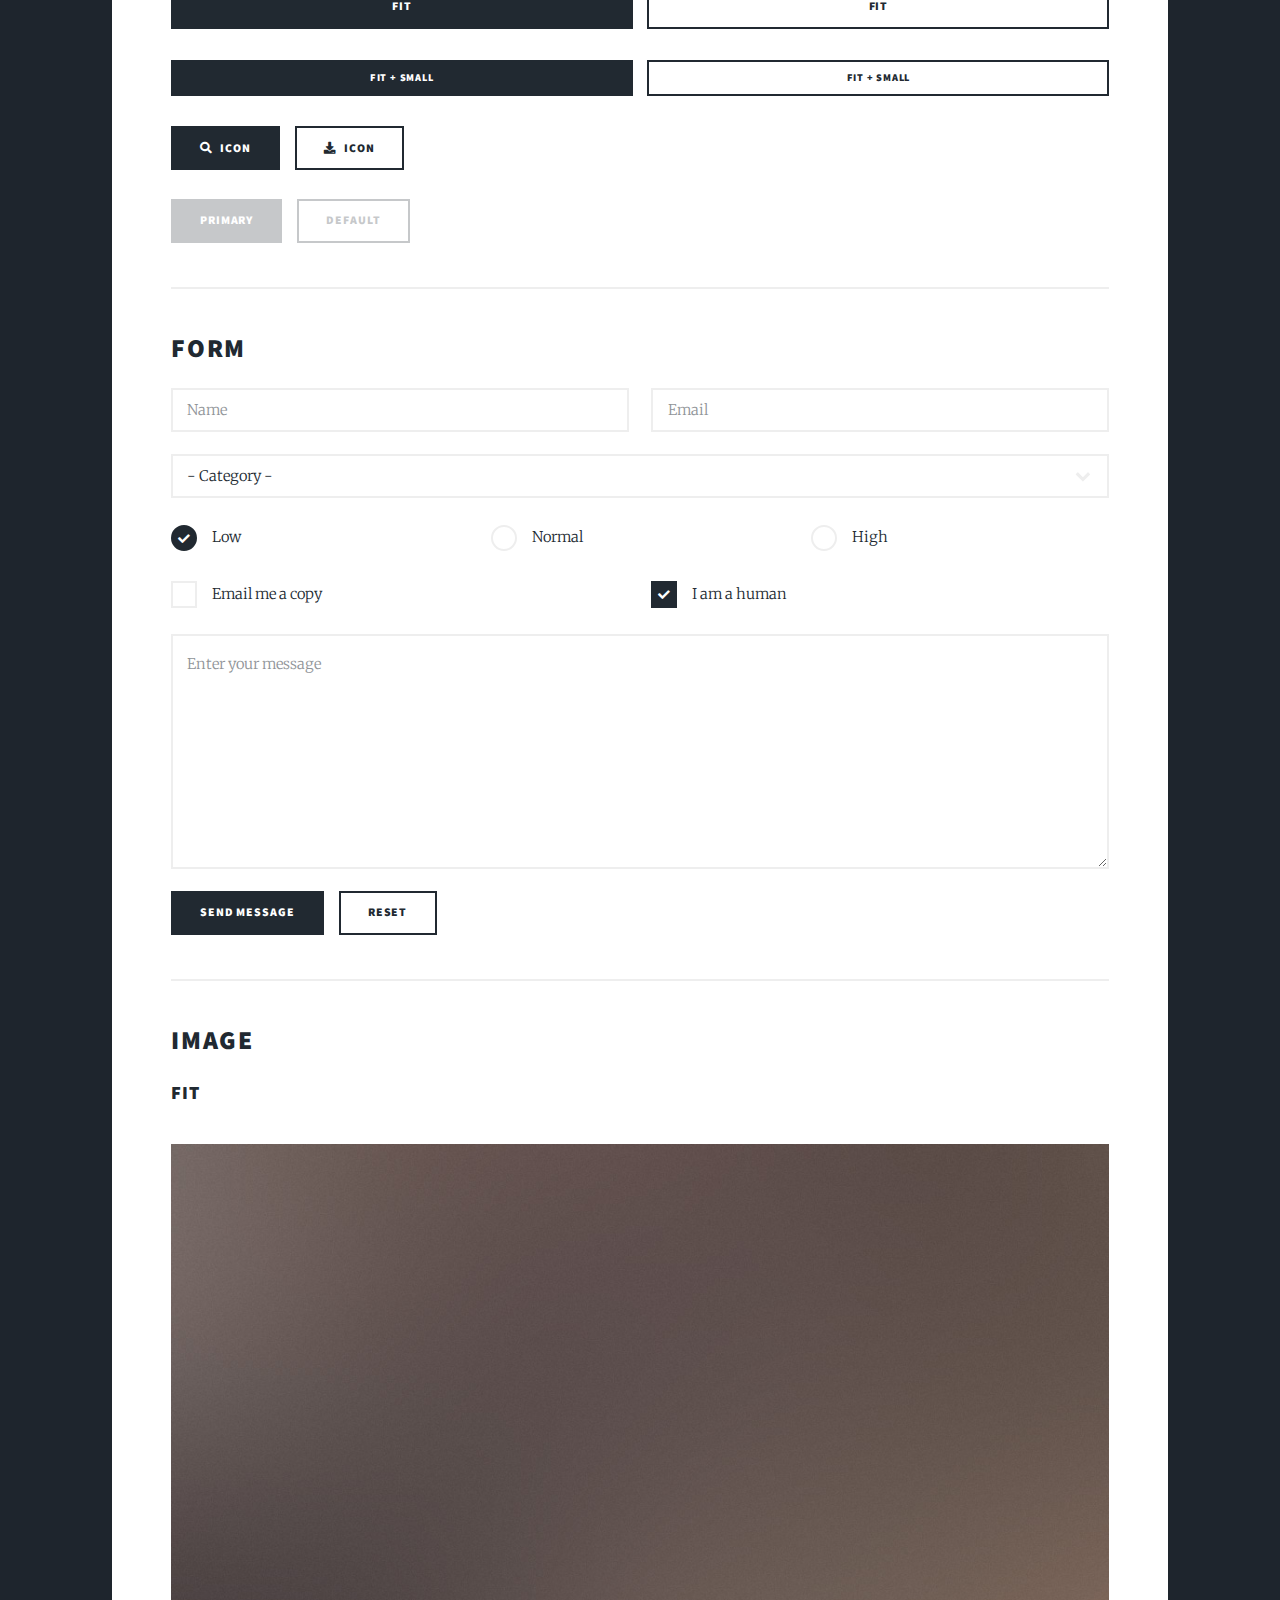
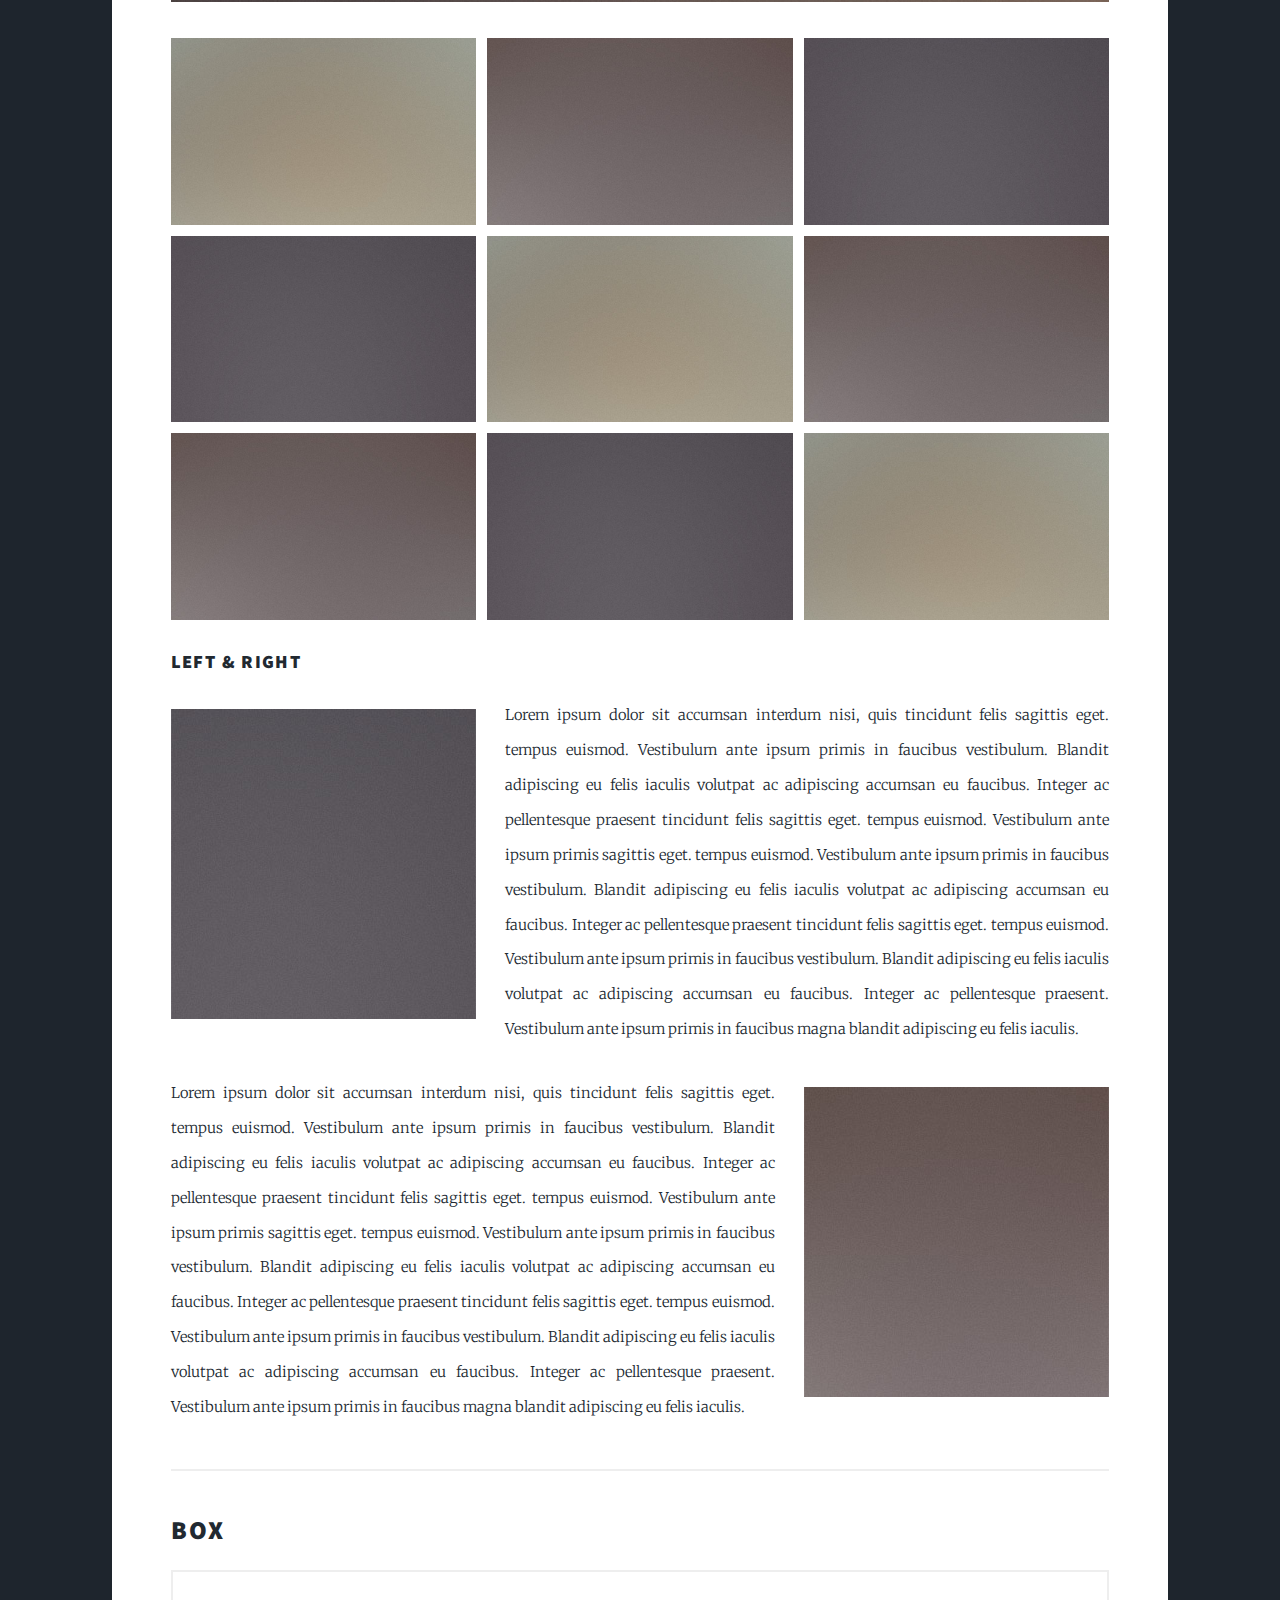
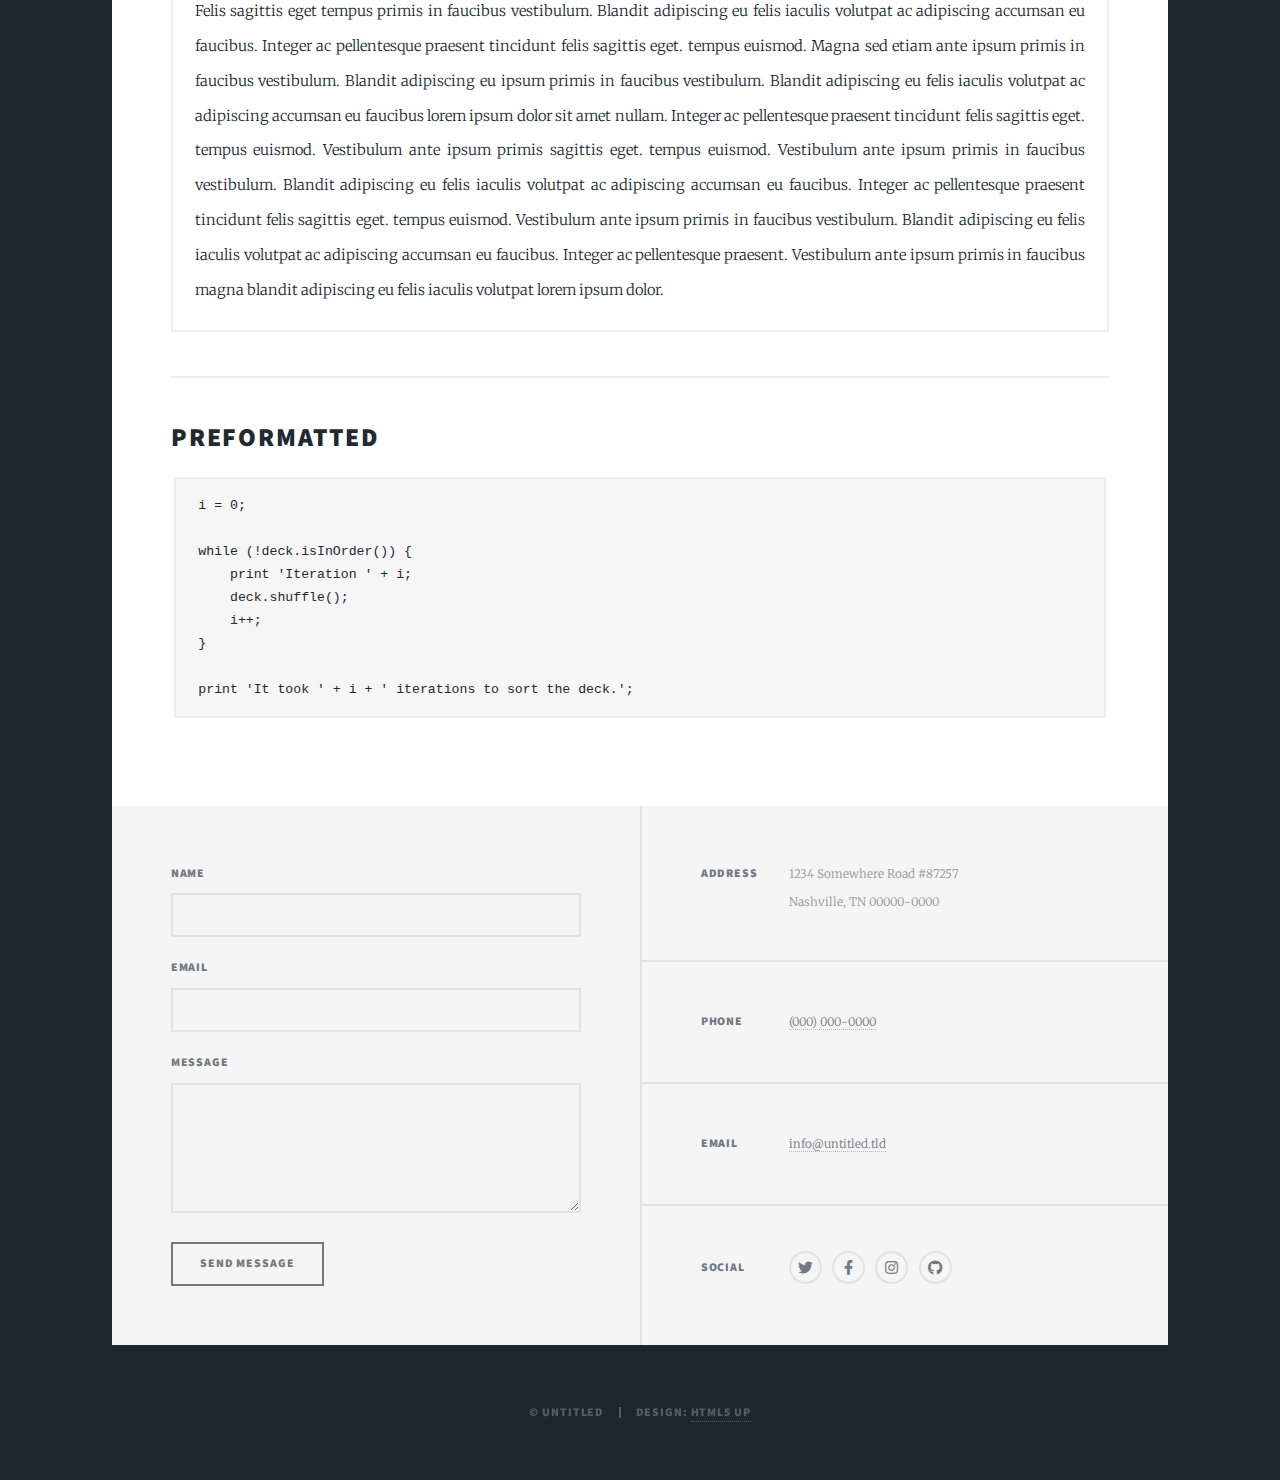
<file: html5up-massively/elements.html>
<!DOCTYPE HTML>
<!--
	Massively by HTML5 UP
	html5up.net | @ajlkn
	Free for personal and commercial use under the CCA 3.0 license (html5up.net/license)
-->
<html>
	<head>
		<title>Elements Reference - Massively by HTML5 UP</title>
		<meta charset="utf-8" />
		<meta name="viewport" content="width=device-width, initial-scale=1, user-scalable=no" />
		<link rel="stylesheet" href="assets/css/main.css" />
		<noscript><link rel="stylesheet" href="assets/css/noscript.css" /></noscript>
	</head>
	<body class="is-preload">

		<!-- Wrapper -->
			<div id="wrapper">

				<!-- Header -->
					<header id="header">
						<a href="index.html" class="logo">Massively</a>
					</header>

				<!-- Nav -->
					<nav id="nav">
						<ul class="links">
							<li><a href="index.html">This is Massively</a></li>
							<li><a href="generic.html">Generic Page</a></li>
							<li class="active"><a href="elements.html">Elements Reference</a></li>
						</ul>
						<ul class="icons">
							<li><a href="#" class="icon brands fa-twitter"><span class="label">Twitter</span></a></li>
							<li><a href="#" class="icon brands fa-facebook-f"><span class="label">Facebook</span></a></li>
							<li><a href="#" class="icon brands fa-instagram"><span class="label">Instagram</span></a></li>
							<li><a href="#" class="icon brands fa-github"><span class="label">GitHub</span></a></li>
						</ul>
					</nav>

				<!-- Main -->
					<div id="main">

						<!-- Post -->
							<section class="post">
								<header class="major">
									<h1>Elements<br />
									Reference</h1>
								</header>

								<!-- Text stuff -->
									<h2>Text</h2>
									<p>This is <b>bold</b> and this is <strong>strong</strong>. This is <i>italic</i> and this is <em>emphasized</em>.
									This is <sup>superscript</sup> text and this is <sub>subscript</sub> text.
									This is <u>underlined</u> and this is code: <code>for (;;) { ... }</code>.
									Finally, this is a <a href="#">link</a>.</p>
									<hr />
									<h2>Heading Level 2</h2>
									<h3>Heading Level 3</h3>
									<h4>Heading Level 4</h4>
									<h5>Heading Level 5</h5>
									<h6>Heading Level 6</h6>
									<hr />
									<header>
										<h2>Heading with a Subtitle</h2>
										<p>Lorem ipsum dolor sit amet nullam id egestas urna aliquam</p>
									</header>
									<p>Nunc lacinia ante nunc ac lobortis. Interdum adipiscing gravida odio porttitor sem non mi integer non faucibus ornare mi ut ante amet placerat aliquet. Volutpat eu sed ante lacinia sapien lorem accumsan varius montes viverra nibh in adipiscing blandit tempus accumsan.</p>
									<header>
										<h3>Heading with a Subtitle</h3>
										<p>Lorem ipsum dolor sit amet nullam id egestas urna aliquam</p>
									</header>
									<p>Nunc lacinia ante nunc ac lobortis. Interdum adipiscing gravida odio porttitor sem non mi integer non faucibus ornare mi ut ante amet placerat aliquet. Volutpat eu sed ante lacinia sapien lorem accumsan varius montes viverra nibh in adipiscing blandit tempus accumsan.</p>
									<header>
										<h4>Heading with a Subtitle</h4>
										<p>Lorem ipsum dolor sit amet nullam id egestas urna aliquam</p>
									</header>
									<p>Nunc lacinia ante nunc ac lobortis. Interdum adipiscing gravida odio porttitor sem non mi integer non faucibus ornare mi ut ante amet placerat aliquet. Volutpat eu sed ante lacinia sapien lorem accumsan varius montes viverra nibh in adipiscing blandit tempus accumsan.</p>

									<hr />

								<!-- Lists -->
									<h2>Lists</h2>
									<div class="row">
										<div class="col-6 col-12-small">

											<h3>Unordered</h3>
											<ul>
												<li>Dolor pulvinar etiam.</li>
												<li>Sagittis lorem eleifend.</li>
												<li>Felis feugiat dolore viverra.</li>
												<li>Dolor pulvinar etiam.</li>
											</ul>

											<h3>Alternate</h3>
											<ul class="alt">
												<li>Dolor pulvinar etiam etiam.</li>
												<li>Sagittis adipiscing eleifend.</li>
												<li>Felis enim dolore viverra.</li>
												<li>Dolor pulvinar etiam etiam.</li>
											</ul>

										</div>
										<div class="col-6 col-12-small">

											<h3>Ordered</h3>
											<ol>
												<li>Dolor pulvinar etiam.</li>
												<li>Etiam vel felis at viverra.</li>
												<li>Felis enim feugiat magna.</li>
												<li>Etiam vel felis nullam.</li>
												<li>Felis enim et tempus.</li>
											</ol>

											<h3>Icons</h3>
											<ul class="icons">
												<li><a href="#" class="icon brands fa-twitter"><span class="label">Twitter</span></a></li>
												<li><a href="#" class="icon brands fa-facebook-f"><span class="label">Facebook</span></a></li>
												<li><a href="#" class="icon brands fa-instagram"><span class="label">Instagram</span></a></li>
												<li><a href="#" class="icon brands fa-github"><span class="label">Github</span></a></li>
												<li><a href="#" class="icon brands fa-dribbble"><span class="label">Dribbble</span></a></li>
											</ul>
											<ul class="icons alt">
												<li><a href="#" class="icon brands alt fa-twitter"><span class="label">Twitter</span></a></li>
												<li><a href="#" class="icon brands alt fa-facebook-f"><span class="label">Facebook</span></a></li>
												<li><a href="#" class="icon brands alt fa-instagram"><span class="label">Instagram</span></a></li>
												<li><a href="#" class="icon brands alt fa-github"><span class="label">Github</span></a></li>
												<li><a href="#" class="icon brands alt fa-dribbble"><span class="label">Dribbble</span></a></li>
											</ul>

										</div>
									</div>
									<h3>Definition</h3>
									<dl>
										<dt>Item 1</dt>
										<dd>
											<p>Lorem ipsum dolor vestibulum ante ipsum primis in faucibus vestibulum. Blandit adipiscing eu felis iaculis volutpat ac adipiscing accumsan eu faucibus. Integer ac pellentesque praesent.</p>
										</dd>
										<dt>Item 2</dt>
										<dd>
											<p>Lorem ipsum dolor vestibulum ante ipsum primis in faucibus vestibulum. Blandit adipiscing eu felis iaculis volutpat ac adipiscing accumsan eu faucibus. Integer ac pellentesque praesent.</p>
										</dd>
										<dt>Item 3</dt>
										<dd>
											<p>Lorem ipsum dolor vestibulum ante ipsum primis in faucibus vestibulum. Blandit adipiscing eu felis iaculis volutpat ac adipiscing accumsan eu faucibus. Integer ac pellentesque praesent.</p>
										</dd>
									</dl>

									<h3>Actions</h3>
									<ul class="actions">
										<li><a href="#" class="button primary">Primary</a></li>
										<li><a href="#" class="button">Default</a></li>
									</ul>
									<ul class="actions small">
										<li><a href="#" class="button primary small">Small</a></li>
										<li><a href="#" class="button small">Small</a></li>
									</ul>
									<div class="row">
										<div class="col-6 col-12-small">
											<ul class="actions stacked">
												<li><a href="#" class="button primary">Default</a></li>
												<li><a href="#" class="button">Default</a></li>
											</ul>
										</div>
										<div class="col-6 col-12-small">
											<ul class="actions stacked">
												<li><a href="#" class="button primary small">Small</a></li>
												<li><a href="#" class="button small">Small</a></li>
											</ul>
										</div>
									</div>
									<div class="row">
										<div class="col-6 col-12-small">
											<ul class="actions stacked">
												<li><a href="#" class="button primary fit">Default</a></li>
												<li><a href="#" class="button fit">Default</a></li>
											</ul>
										</div>
										<div class="col-6 col-12-small">
											<ul class="actions stacked">
												<li><a href="#" class="button primary small fit">Small</a></li>
												<li><a href="#" class="button small fit">Small</a></li>
											</ul>
										</div>
									</div>

									<hr />

								<!-- Blockquote -->
									<h2>Blockquote</h2>
									<blockquote>Fringilla nisl. Donec accumsan interdum nisi, quis tincidunt felis sagittis eget tempus euismod. Vestibulum ante ipsum primis in faucibus vestibulum. Blandit adipiscing eu felis iaculis volutpat ac adipiscing accumsan faucibus. Vestibulum ante ipsum primis in faucibus vestibulum. Blandit adipiscing eu felis.</blockquote>

									<hr />

								<!-- Table -->
									<h2>Table</h2>

									<h3>Default</h3>
									<div class="table-wrapper">
										<table>
											<thead>
												<tr>
													<th>Name</th>
													<th>Description</th>
													<th>Price</th>
												</tr>
											</thead>
											<tbody>
												<tr>
													<td>Item 1</td>
													<td>Ante turpis integer aliquet porttitor.</td>
													<td>29.99</td>
												</tr>
												<tr>
													<td>Item 2</td>
													<td>Vis ac commodo adipiscing arcu aliquet.</td>
													<td>19.99</td>
												</tr>
												<tr>
													<td>Item 3</td>
													<td> Morbi faucibus arcu accumsan lorem.</td>
													<td>29.99</td>
												</tr>
												<tr>
													<td>Item 4</td>
													<td>Vitae integer tempus condimentum.</td>
													<td>19.99</td>
												</tr>
												<tr>
													<td>Item 5</td>
													<td>Ante turpis integer aliquet porttitor.</td>
													<td>29.99</td>
												</tr>
											</tbody>
											<tfoot>
												<tr>
													<td colspan="2"></td>
													<td>100.00</td>
												</tr>
											</tfoot>
										</table>
									</div>

									<h3>Alternate</h3>
									<div class="table-wrapper">
										<table class="alt">
											<thead>
												<tr>
													<th>Name</th>
													<th>Description</th>
													<th>Price</th>
												</tr>
											</thead>
											<tbody>
												<tr>
													<td>Item 1</td>
													<td>Ante turpis integer aliquet porttitor.</td>
													<td>29.99</td>
												</tr>
												<tr>
													<td>Item 2</td>
													<td>Vis ac commodo adipiscing arcu aliquet.</td>
													<td>19.99</td>
												</tr>
												<tr>
													<td>Item 3</td>
													<td> Morbi faucibus arcu accumsan lorem.</td>
													<td>29.99</td>
												</tr>
												<tr>
													<td>Item 4</td>
													<td>Vitae integer tempus condimentum.</td>
													<td>19.99</td>
												</tr>
												<tr>
													<td>Item 5</td>
													<td>Ante turpis integer aliquet porttitor.</td>
													<td>29.99</td>
												</tr>
											</tbody>
											<tfoot>
												<tr>
													<td colspan="2"></td>
													<td>100.00</td>
												</tr>
											</tfoot>
										</table>
									</div>

									<hr />

								<!-- Buttons -->
									<h2>Buttons</h2>
									<ul class="actions">
										<li><a href="#" class="button primary">Primary</a></li>
										<li><a href="#" class="button">Default</a></li>
									</ul>
									<ul class="actions">
										<li><a href="#" class="button primary large">Large</a></li>
										<li><a href="#" class="button">Default</a></li>
										<li><a href="#" class="button small">Small</a></li>
									</ul>
									<ul class="actions fit">
										<li><a href="#" class="button primary fit">Fit</a></li>
										<li><a href="#" class="button fit">Fit</a></li>
									</ul>
									<ul class="actions fit small">
										<li><a href="#" class="button primary fit small">Fit + Small</a></li>
										<li><a href="#" class="button fit small">Fit + Small</a></li>
									</ul>
									<ul class="actions">
										<li><a href="#" class="button primary icon solid fa-search">Icon</a></li>
										<li><a href="#" class="button icon solid fa-download">Icon</a></li>
									</ul>
									<ul class="actions">
										<li><span class="button primary disabled">Primary</span></li>
										<li><span class="button disabled">Default</span></li>
									</ul>

									<hr />

								<!-- Form -->
									<h2>Form</h2>

									<form method="post" action="#">
										<div class="row gtr-uniform">
											<div class="col-6 col-12-xsmall">
												<input type="text" name="demo-name" id="demo-name" value="" placeholder="Name" />
											</div>
											<div class="col-6 col-12-xsmall">
												<input type="email" name="demo-email" id="demo-email" value="" placeholder="Email" />
											</div>
											<!-- Break -->
											<div class="col-12">
												<select name="demo-category" id="demo-category">
													<option value="">- Category -</option>
													<option value="1">Manufacturing</option>
													<option value="1">Shipping</option>
													<option value="1">Administration</option>
													<option value="1">Human Resources</option>
												</select>
											</div>
											<!-- Break -->
											<div class="col-4 col-12-small">
												<input type="radio" id="demo-priority-low" name="demo-priority" checked>
												<label for="demo-priority-low">Low</label>
											</div>
											<div class="col-4 col-12-small">
												<input type="radio" id="demo-priority-normal" name="demo-priority">
												<label for="demo-priority-normal">Normal</label>
											</div>
											<div class="col-4 col-12-small">
												<input type="radio" id="demo-priority-high" name="demo-priority">
												<label for="demo-priority-high">High</label>
											</div>
											<!-- Break -->
											<div class="col-6 col-12-small">
												<input type="checkbox" id="demo-copy" name="demo-copy">
												<label for="demo-copy">Email me a copy</label>
											</div>
											<div class="col-6 col-12-small">
												<input type="checkbox" id="demo-human" name="demo-human" checked>
												<label for="demo-human">I am a human</label>
											</div>
											<!-- Break -->
											<div class="col-12">
												<textarea name="demo-message" id="demo-message" placeholder="Enter your message" rows="6"></textarea>
											</div>
											<!-- Break -->
											<div class="col-12">
												<ul class="actions">
													<li><input type="submit" value="Send Message" class="primary" /></li>
													<li><input type="reset" value="Reset" /></li>
												</ul>
											</div>
										</div>
									</form>

									<hr />

								<!-- Image -->
									<h2>Image</h2>

									<h3>Fit</h3>
									<span class="image fit"><img src="images/pic01.jpg" alt="" /></span>
									<div class="box alt">
										<div class="row gtr-50 gtr-uniform">
											<div class="col-4"><span class="image fit"><img src="images/pic02.jpg" alt="" /></span></div>
											<div class="col-4"><span class="image fit"><img src="images/pic03.jpg" alt="" /></span></div>
											<div class="col-4"><span class="image fit"><img src="images/pic04.jpg" alt="" /></span></div>
											<!-- Break -->
											<div class="col-4"><span class="image fit"><img src="images/pic04.jpg" alt="" /></span></div>
											<div class="col-4"><span class="image fit"><img src="images/pic02.jpg" alt="" /></span></div>
											<div class="col-4"><span class="image fit"><img src="images/pic03.jpg" alt="" /></span></div>
											<!-- Break -->
											<div class="col-4"><span class="image fit"><img src="images/pic03.jpg" alt="" /></span></div>
											<div class="col-4"><span class="image fit"><img src="images/pic04.jpg" alt="" /></span></div>
											<div class="col-4"><span class="image fit"><img src="images/pic02.jpg" alt="" /></span></div>
										</div>
									</div>

									<h3>Left &amp; Right</h3>
									<p><span class="image left"><img src="images/pic08.jpg" alt="" /></span>Lorem ipsum dolor sit accumsan interdum nisi, quis tincidunt felis sagittis eget. tempus euismod. Vestibulum ante ipsum primis in faucibus vestibulum. Blandit adipiscing eu felis iaculis volutpat ac adipiscing accumsan eu faucibus. Integer ac pellentesque praesent tincidunt felis sagittis eget. tempus euismod. Vestibulum ante ipsum primis sagittis eget. tempus euismod. Vestibulum ante ipsum primis in faucibus vestibulum. Blandit adipiscing eu felis iaculis volutpat ac adipiscing accumsan eu faucibus. Integer ac pellentesque praesent tincidunt felis sagittis eget. tempus euismod. Vestibulum ante ipsum primis in faucibus vestibulum. Blandit adipiscing eu felis iaculis volutpat ac adipiscing accumsan eu faucibus. Integer ac pellentesque praesent. Vestibulum ante ipsum primis in faucibus magna blandit adipiscing eu felis iaculis.</p>
									<p><span class="image right"><img src="images/pic09.jpg" alt="" /></span>Lorem ipsum dolor sit accumsan interdum nisi, quis tincidunt felis sagittis eget. tempus euismod. Vestibulum ante ipsum primis in faucibus vestibulum. Blandit adipiscing eu felis iaculis volutpat ac adipiscing accumsan eu faucibus. Integer ac pellentesque praesent tincidunt felis sagittis eget. tempus euismod. Vestibulum ante ipsum primis sagittis eget. tempus euismod. Vestibulum ante ipsum primis in faucibus vestibulum. Blandit adipiscing eu felis iaculis volutpat ac adipiscing accumsan eu faucibus. Integer ac pellentesque praesent tincidunt felis sagittis eget. tempus euismod. Vestibulum ante ipsum primis in faucibus vestibulum. Blandit adipiscing eu felis iaculis volutpat ac adipiscing accumsan eu faucibus. Integer ac pellentesque praesent. Vestibulum ante ipsum primis in faucibus magna blandit adipiscing eu felis iaculis.</p>

									<hr />

								<!-- Box -->
									<h2>Box</h2>
									<div class="box">
										<p>Felis sagittis eget tempus primis in faucibus vestibulum. Blandit adipiscing eu felis iaculis volutpat ac adipiscing accumsan eu faucibus. Integer ac pellentesque praesent tincidunt felis sagittis eget. tempus euismod. Magna sed etiam ante ipsum primis in faucibus vestibulum. Blandit adipiscing eu ipsum primis in faucibus vestibulum. Blandit adipiscing eu felis iaculis volutpat ac adipiscing accumsan eu faucibus lorem ipsum dolor sit amet nullam. Integer ac pellentesque praesent tincidunt felis sagittis eget. tempus euismod. Vestibulum ante ipsum primis sagittis eget. tempus euismod. Vestibulum ante ipsum primis in faucibus vestibulum. Blandit adipiscing eu felis iaculis volutpat ac adipiscing accumsan eu faucibus. Integer ac pellentesque praesent tincidunt felis sagittis eget. tempus euismod. Vestibulum ante ipsum primis in faucibus vestibulum. Blandit adipiscing eu felis iaculis volutpat ac adipiscing accumsan eu faucibus. Integer ac pellentesque praesent. Vestibulum ante ipsum primis in faucibus magna blandit adipiscing eu felis iaculis volutpat lorem ipsum dolor.</p>
									</div>

									<hr />

								<!-- Preformatted Code -->
									<h2>Preformatted</h2>
									<pre><code>i = 0;

while (!deck.isInOrder()) {
    print 'Iteration ' + i;
    deck.shuffle();
    i++;
}

print 'It took ' + i + ' iterations to sort the deck.';
</code></pre>

							</section>

					</div>

				<!-- Footer -->
					<footer id="footer">
						<section>
							<form method="post" action="#">
								<div class="fields">
									<div class="field">
										<label for="name">Name</label>
										<input type="text" name="name" id="name" />
									</div>
									<div class="field">
										<label for="email">Email</label>
										<input type="text" name="email" id="email" />
									</div>
									<div class="field">
										<label for="message">Message</label>
										<textarea name="message" id="message" rows="3"></textarea>
									</div>
								</div>
								<ul class="actions">
									<li><input type="submit" value="Send Message" /></li>
								</ul>
							</form>
						</section>
						<section class="split contact">
							<section class="alt">
								<h3>Address</h3>
								<p>1234 Somewhere Road #87257<br />
								Nashville, TN 00000-0000</p>
							</section>
							<section>
								<h3>Phone</h3>
								<p><a href="#">(000) 000-0000</a></p>
							</section>
							<section>
								<h3>Email</h3>
								<p><a href="#">info@untitled.tld</a></p>
							</section>
							<section>
								<h3>Social</h3>
								<ul class="icons alt">
									<li><a href="#" class="icon brands alt fa-twitter"><span class="label">Twitter</span></a></li>
									<li><a href="#" class="icon brands alt fa-facebook-f"><span class="label">Facebook</span></a></li>
									<li><a href="#" class="icon brands alt fa-instagram"><span class="label">Instagram</span></a></li>
									<li><a href="#" class="icon brands alt fa-github"><span class="label">GitHub</span></a></li>
								</ul>
							</section>
						</section>
					</footer>

				<!-- Copyright -->
					<div id="copyright">
						<ul><li>&copy; Untitled</li><li>Design: <a href="https://html5up.net">HTML5 UP</a></li></ul>
					</div>

			</div>

		<!-- Scripts -->
			<script src="assets/js/jquery.min.js"></script>
			<script src="assets/js/jquery.scrollex.min.js"></script>
			<script src="assets/js/jquery.scrolly.min.js"></script>
			<script src="assets/js/browser.min.js"></script>
			<script src="assets/js/breakpoints.min.js"></script>
			<script src="assets/js/util.js"></script>
			<script src="assets/js/main.js"></script>

	</body>
</html>
</file>
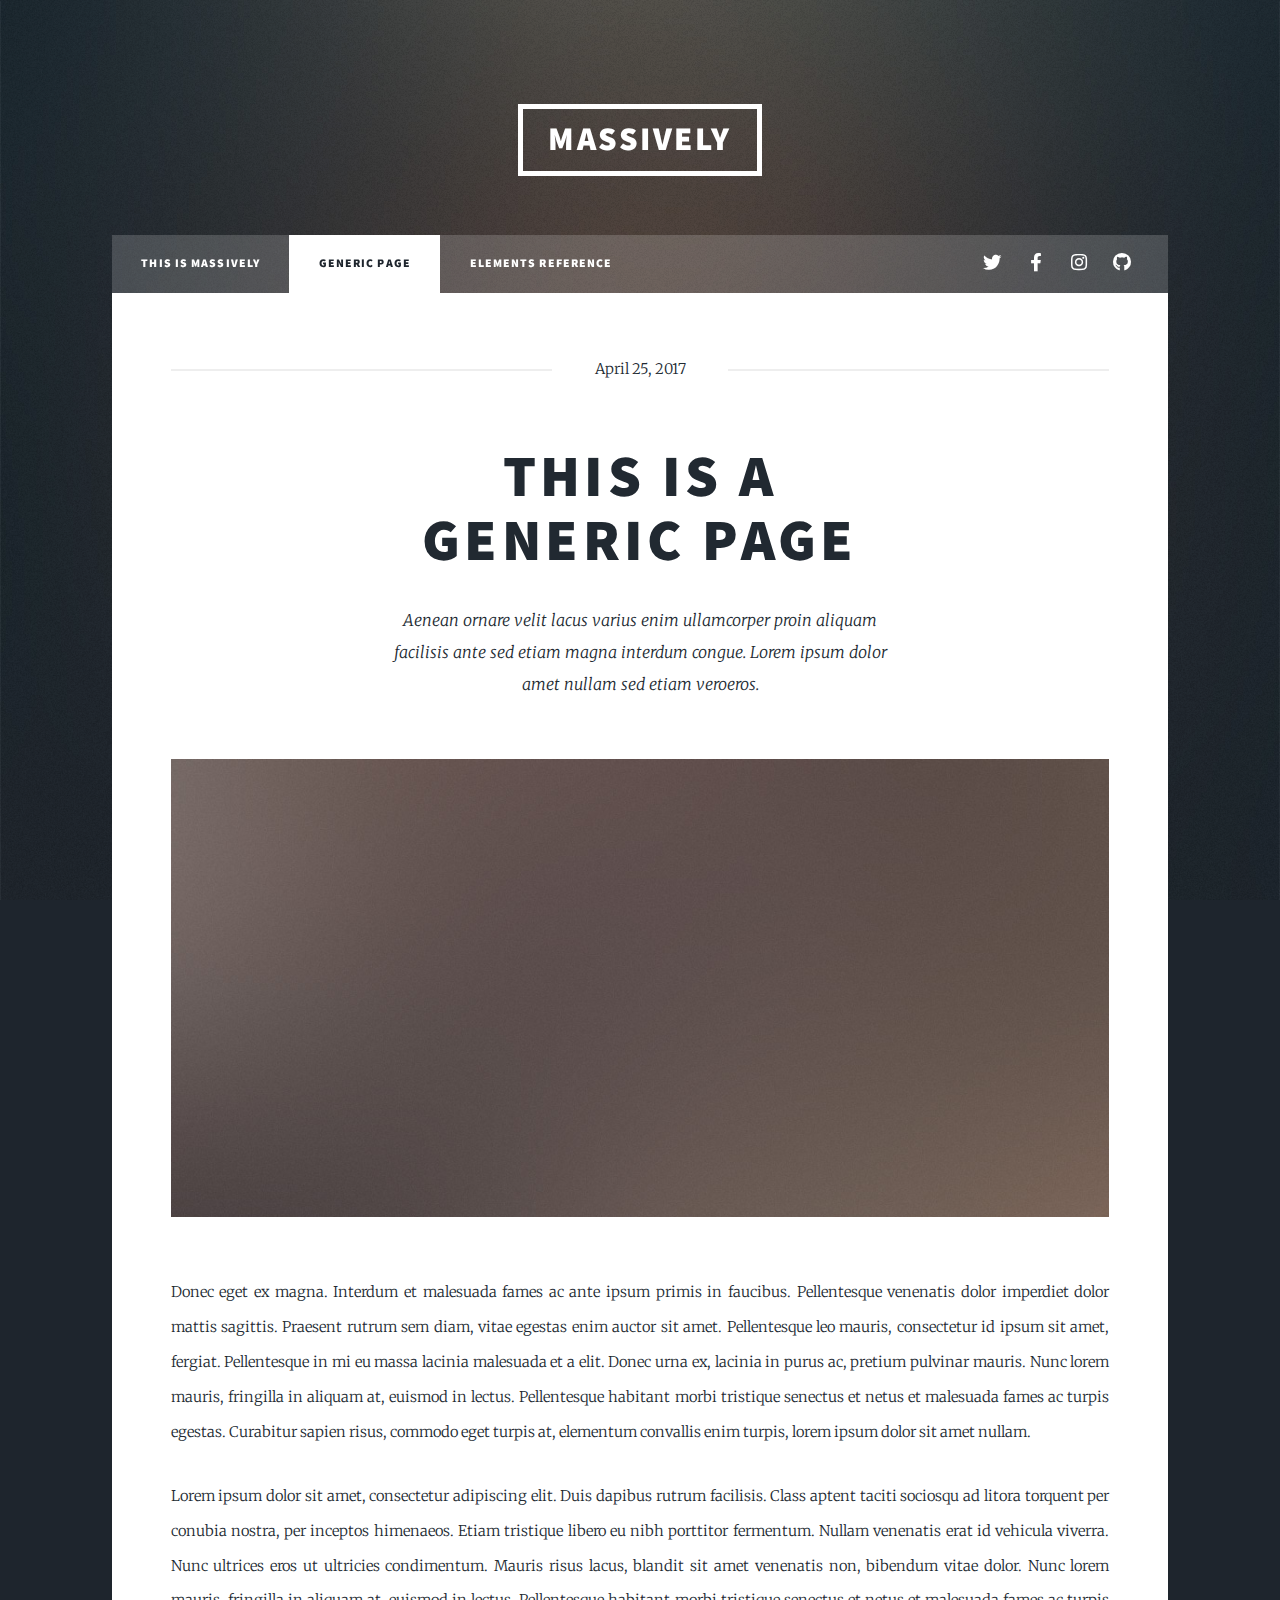
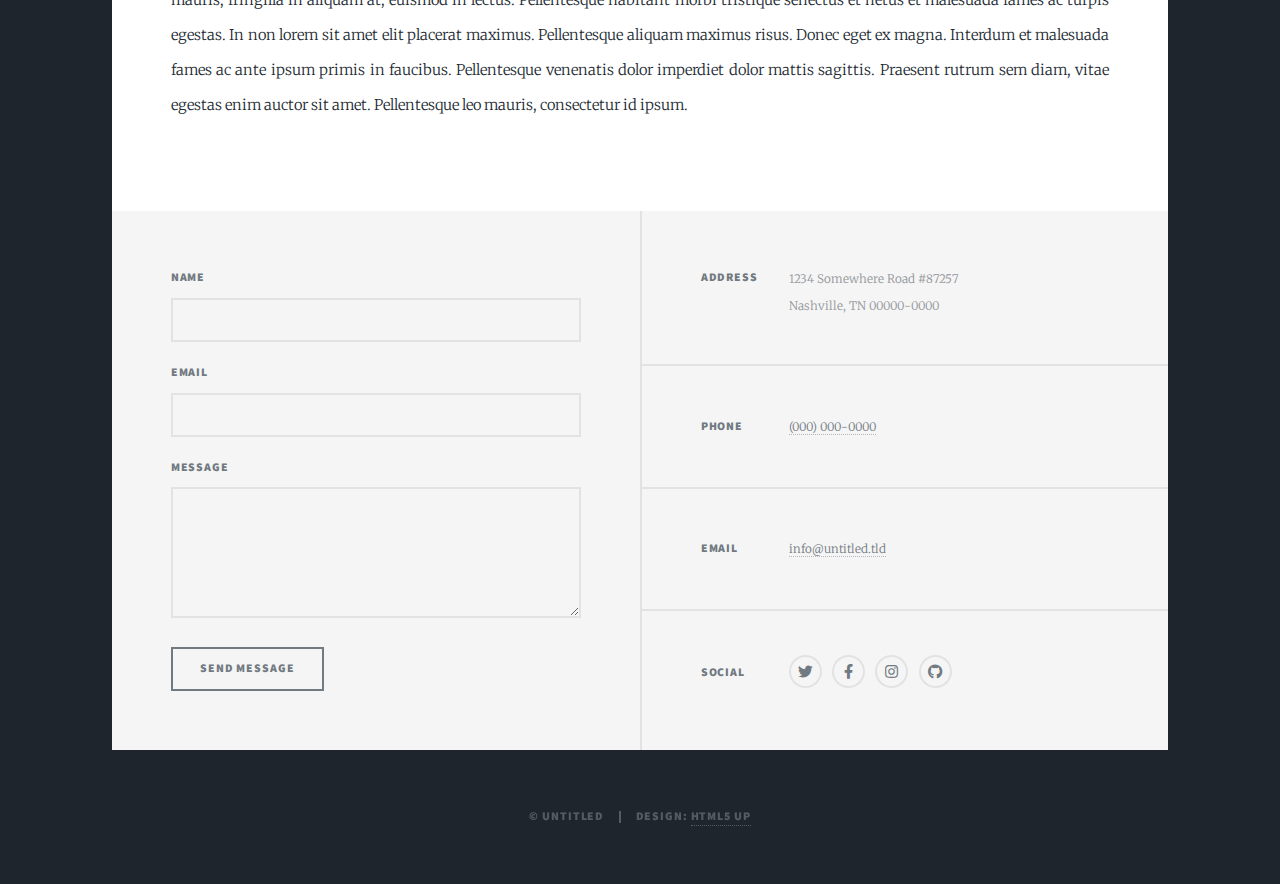
<file: html5up-massively/generic.html>
<!DOCTYPE HTML>
<!--
	Massively by HTML5 UP
	html5up.net | @ajlkn
	Free for personal and commercial use under the CCA 3.0 license (html5up.net/license)
-->
<html>
	<head>
		<title>Generic Page - Massively by HTML5 UP</title>
		<meta charset="utf-8" />
		<meta name="viewport" content="width=device-width, initial-scale=1, user-scalable=no" />
		<link rel="stylesheet" href="assets/css/main.css" />
		<noscript><link rel="stylesheet" href="assets/css/noscript.css" /></noscript>
	</head>
	<body class="is-preload">

		<!-- Wrapper -->
			<div id="wrapper">

				<!-- Header -->
					<header id="header">
						<a href="index.html" class="logo">Massively</a>
					</header>

				<!-- Nav -->
					<nav id="nav">
						<ul class="links">
							<li><a href="index.html">This is Massively</a></li>
							<li class="active"><a href="generic.html">Generic Page</a></li>
							<li><a href="elements.html">Elements Reference</a></li>
						</ul>
						<ul class="icons">
							<li><a href="#" class="icon brands fa-twitter"><span class="label">Twitter</span></a></li>
							<li><a href="#" class="icon brands fa-facebook-f"><span class="label">Facebook</span></a></li>
							<li><a href="#" class="icon brands fa-instagram"><span class="label">Instagram</span></a></li>
							<li><a href="#" class="icon brands fa-github"><span class="label">GitHub</span></a></li>
						</ul>
					</nav>

				<!-- Main -->
					<div id="main">

						<!-- Post -->
							<section class="post">
								<header class="major">
									<span class="date">April 25, 2017</span>
									<h1>This is a<br />
									Generic Page</h1>
									<p>Aenean ornare velit lacus varius enim ullamcorper proin aliquam<br />
									facilisis ante sed etiam magna interdum congue. Lorem ipsum dolor<br />
									amet nullam sed etiam veroeros.</p>
								</header>
								<div class="image main"><img src="images/pic01.jpg" alt="" /></div>
								<p>Donec eget ex magna. Interdum et malesuada fames ac ante ipsum primis in faucibus. Pellentesque venenatis dolor imperdiet dolor mattis sagittis. Praesent rutrum sem diam, vitae egestas enim auctor sit amet. Pellentesque leo mauris, consectetur id ipsum sit amet, fergiat. Pellentesque in mi eu massa lacinia malesuada et a elit. Donec urna ex, lacinia in purus ac, pretium pulvinar mauris. Nunc lorem mauris, fringilla in aliquam at, euismod in lectus. Pellentesque habitant morbi tristique senectus et netus et malesuada fames ac turpis egestas. Curabitur sapien risus, commodo eget turpis at, elementum convallis enim turpis, lorem ipsum dolor sit amet nullam.</p>
								<p>Lorem ipsum dolor sit amet, consectetur adipiscing elit. Duis dapibus rutrum facilisis. Class aptent taciti sociosqu ad litora torquent per conubia nostra, per inceptos himenaeos. Etiam tristique libero eu nibh porttitor fermentum. Nullam venenatis erat id vehicula viverra. Nunc ultrices eros ut ultricies condimentum. Mauris risus lacus, blandit sit amet venenatis non, bibendum vitae dolor. Nunc lorem mauris, fringilla in aliquam at, euismod in lectus. Pellentesque habitant morbi tristique senectus et netus et malesuada fames ac turpis egestas. In non lorem sit amet elit placerat maximus. Pellentesque aliquam maximus risus. Donec eget ex magna. Interdum et malesuada fames ac ante ipsum primis in faucibus. Pellentesque venenatis dolor imperdiet dolor mattis sagittis. Praesent rutrum sem diam, vitae egestas enim auctor sit amet. Pellentesque leo mauris, consectetur id ipsum.</p>
							</section>

					</div>

				<!-- Footer -->
					<footer id="footer">
						<section>
							<form method="post" action="#">
								<div class="fields">
									<div class="field">
										<label for="name">Name</label>
										<input type="text" name="name" id="name" />
									</div>
									<div class="field">
										<label for="email">Email</label>
										<input type="text" name="email" id="email" />
									</div>
									<div class="field">
										<label for="message">Message</label>
										<textarea name="message" id="message" rows="3"></textarea>
									</div>
								</div>
								<ul class="actions">
									<li><input type="submit" value="Send Message" /></li>
								</ul>
							</form>
						</section>
						<section class="split contact">
							<section class="alt">
								<h3>Address</h3>
								<p>1234 Somewhere Road #87257<br />
								Nashville, TN 00000-0000</p>
							</section>
							<section>
								<h3>Phone</h3>
								<p><a href="#">(000) 000-0000</a></p>
							</section>
							<section>
								<h3>Email</h3>
								<p><a href="#">info@untitled.tld</a></p>
							</section>
							<section>
								<h3>Social</h3>
								<ul class="icons alt">
									<li><a href="#" class="icon brands alt fa-twitter"><span class="label">Twitter</span></a></li>
									<li><a href="#" class="icon brands alt fa-facebook-f"><span class="label">Facebook</span></a></li>
									<li><a href="#" class="icon brands alt fa-instagram"><span class="label">Instagram</span></a></li>
									<li><a href="#" class="icon brands alt fa-github"><span class="label">GitHub</span></a></li>
								</ul>
							</section>
						</section>
					</footer>

				<!-- Copyright -->
					<div id="copyright">
						<ul><li>&copy; Untitled</li><li>Design: <a href="https://html5up.net">HTML5 UP</a></li></ul>
					</div>

			</div>

		<!-- Scripts -->
			<script src="assets/js/jquery.min.js"></script>
			<script src="assets/js/jquery.scrollex.min.js"></script>
			<script src="assets/js/jquery.scrolly.min.js"></script>
			<script src="assets/js/browser.min.js"></script>
			<script src="assets/js/breakpoints.min.js"></script>
			<script src="assets/js/util.js"></script>
			<script src="assets/js/main.js"></script>

	</body>
</html>
</file>
<file: assets/css/main.css>
@import url(fontawesome-all.min.css);
@import url("https://fonts.googleapis.com/css?family=Merriweather:300,700,300italic,700italic|Source+Sans+Pro:900");

/*
	Massively by HTML5 UP
	html5up.net | @ajlkn
	Free for personal and commercial use under the CCA 3.0 license (html5up.net/license)
*/

html, body, div, span, applet, object,
iframe, h1, h2, h3, h4, h5, h6, p, blockquote,
pre, a, abbr, acronym, address, big, cite,
code, del, dfn, em, img, ins, kbd, q, s, samp,
small, strike, strong, sub, sup, tt, var, b,
u, i, center, dl, dt, dd, ol, ul, li, fieldset,
form, label, legend, table, caption, tbody,
tfoot, thead, tr, th, td, article, aside,
canvas, details, embed, figure, figcaption,
footer, header, hgroup, menu, nav, output, ruby,
section, summary, time, mark, audio, video {
	margin: 0;
	padding: 0;
	border: 0;
	font-size: 100%;
	font: inherit;
	vertical-align: baseline;}

article, aside, details, figcaption, figure,
footer, header, hgroup, menu, nav, section {
	display: block;}

body {
	line-height: 1;
}

ol, ul {
	list-style: none;
}

blockquote, q {
	quotes: none;
}

	blockquote:before, blockquote:after, q:before, q:after {
		content: '';
		content: none;
	}

table {
	border-collapse: collapse;
	border-spacing: 0;
}

body {
	-webkit-text-size-adjust: none;
}

mark {
	background-color: transparent;
	color: inherit;
}

input::-moz-focus-inner {
	border: 0;
	padding: 0;
}

input, select, textarea {
	-moz-appearance: none;
	-webkit-appearance: none;
	-ms-appearance: none;
	appearance: none;
}

/* Basic */

	@-ms-viewport {
		width: device-width;
	}

	body {
		-ms-overflow-style: scrollbar;
	}

	@media screen and (max-width: 480px) {

		html, body {
			min-width: 320px;
		}

	}

	html {
		box-sizing: border-box;
	}

	*, *:before, *:after {
		box-sizing: inherit;
	}

	body {
		background-color: #1e252d;
	}

		body.is-preload *, body.is-preload *:before, body.is-preload *:after {
			-moz-animation: none !important;
			-webkit-animation: none !important;
			-ms-animation: none !important;
			animation: none !important;
			-moz-transition: none !important;
			-webkit-transition: none !important;
			-ms-transition: none !important;
			transition: none !important;
		}

/* Type */

	html {
		font-size: 16pt;
	}

		@media screen and (max-width: 1680px) {

			html {
				font-size: 12pt;
			}

		}

		@media screen and (max-width: 1280px) {

			html {
				font-size: 11pt;
			}

		}

		@media screen and (max-width: 360px) {

			html {
				font-size: 10pt;
			}

		}

	body {
		color: #212931;
	}

	body, input, select, textarea {
		font-family: "Merriweather", Georgia, serif;
		font-weight: 300;
		font-size: 1rem;
		line-height: 2.375;
	}

	a {
		-moz-transition: color 0.2s ease-in-out, background-color 0.2s ease-in-out, border-color 0.2s ease-in-out, box-shadow 0.2s ease-in-out;
		-webkit-transition: color 0.2s ease-in-out, background-color 0.2s ease-in-out, border-color 0.2s ease-in-out, box-shadow 0.2s ease-in-out;
		-ms-transition: color 0.2s ease-in-out, background-color 0.2s ease-in-out, border-color 0.2s ease-in-out, box-shadow 0.2s ease-in-out;
		transition: color 0.2s ease-in-out, background-color 0.2s ease-in-out, border-color 0.2s ease-in-out, box-shadow 0.2s ease-in-out;
		border-bottom: dotted 1px;
		text-decoration: none;
	}

		a:hover {
			border-bottom-color: transparent;
		}

	strong, b {
		font-weight: 600;
	}

	em, i {
		font-style: italic;
	}

	p {
		text-align: justify;
		margin: 0 0 2rem 0;
	}

	h1, h2, h3, h4, h5, h6 {
		font-family: "Source Sans Pro", Helvetica, sans-serif;
		font-weight: 900;
		line-height: 1.5;
		letter-spacing: 0.075em;
		text-transform: uppercase;
		margin: 0 0 1rem 0;
	}

		h1 a, h2 a, h3 a, h4 a, h5 a, h6 a {
			border-bottom: 0;
			color: inherit;
			text-decoration: none;
		}

	h1 {
		font-size: 4rem;
		line-height: 1.1;
		margin: 0 0 2rem 0;
	}

	h2 {
		font-size: 1.75rem;
		line-height: 1.3;
		margin: 0 0 1.5rem 0;
	}

	h3 {
		font-size: 1.25rem;
		margin: 0 0 1.5rem 0;
	}

	h4 {
		font-size: 1rem;
	}

	h5 {
		font-size: 0.9rem;
	}

	h6 {
		font-size: 0.8rem;
	}

	sub {
		font-size: 0.8rem;
		position: relative;
		top: 0.5rem;
	}

	sup {
		font-size: 0.8rem;
		position: relative;
		top: -0.5rem;
	}

	blockquote {
		border-left: solid 4px;
		font-style: italic;
		margin: 0 0 2rem 0;
		padding: 0.5rem 0 0.5rem 2rem;
	}

	code {
		border: solid 2px;
		font-family: "Courier New", monospace;
		font-size: 0.9rem;
		margin: 0 0.25rem;
		padding: 0.25rem 0.65rem;
	}

	pre {
		-webkit-overflow-scrolling: touch;
		font-family: "Courier New", monospace;
		font-size: 0.9rem;
		margin: 0 0 2rem 0;
	}

		pre code {
			display: block;
			line-height: 1.75;
			padding: 1rem 1.5rem;
			overflow-x: auto;
		}

	hr {
		border: 0;
		border-bottom: solid 2px;
		margin: 3rem 0;
	}

		hr.major {
			margin: 5rem 0;
		}

	.align-left {
		text-align: left;
	}

	.align-center {
		text-align: center;
	}

	.align-right {
		text-align: right;
	}

	input, select, textarea {
		color: #212931;
	}

	a {
		color: #212931;
		border-bottom-color: rgba(33, 41, 49, 0.5);
	}

		a:hover {
			border-bottom-color: transparent;
			color: #18bfef !important;
		}

	strong, b {
		color: #212931;
	}

	h1, h2, h3, h4, h5, h6 {
		color: #212931;
	}

	blockquote {
		border-left-color: #eeeeee;
	}

	code {
		background: rgba(220, 220, 220, 0.25);
		border-color: #eeeeee;
	}

	hr {
		border-bottom-color: #eeeeee;
	}

/* Row */

	.row {
		display: flex;
		flex-wrap: wrap;
		box-sizing: border-box;
		align-items: stretch;
	}

		.row > * {
			box-sizing: border-box;
		}

		.row.gtr-uniform > * > :last-child {
			margin-bottom: 0;
		}

		.row.aln-left {
			justify-content: flex-start;
		}

		.row.aln-center {
			justify-content: center;
		}

		.row.aln-right {
			justify-content: flex-end;
		}

		.row.aln-top {
			align-items: flex-start;
		}

		.row.aln-middle {
			align-items: center;
		}

		.row.aln-bottom {
			align-items: flex-end;
		}

		.row > .imp {
			order: -1;
		}

		.row > .col-1 {
			width: 8.33333%;
		}

		.row > .off-1 {
			margin-left: 8.33333%;
		}

		.row > .col-2 {
			width: 16.66667%;
		}

		.row > .off-2 {
			margin-left: 16.66667%;
		}

		.row > .col-3 {
			width: 25%;
		}

		.row > .off-3 {
			margin-left: 25%;
		}

		.row > .col-4 {
			width: 33.33333%;
		}

		.row > .off-4 {
			margin-left: 33.33333%;
		}

		.row > .col-5 {
			width: 41.66667%;
		}

		.row > .off-5 {
			margin-left: 41.66667%;
		}

		.row > .col-6 {
			width: 50%;
		}

		.row > .off-6 {
			margin-left: 50%;
		}

		.row > .col-7 {
			width: 58.33333%;
		}

		.row > .off-7 {
			margin-left: 58.33333%;
		}

		.row > .col-8 {
			width: 66.66667%;
		}

		.row > .off-8 {
			margin-left: 66.66667%;
		}

		.row > .col-9 {
			width: 75%;
		}

		.row > .off-9 {
			margin-left: 75%;
		}

		.row > .col-10 {
			width: 83.33333%;
		}

		.row > .off-10 {
			margin-left: 83.33333%;
		}

		.row > .col-11 {
			width: 91.66667%;
		}

		.row > .off-11 {
			margin-left: 91.66667%;
		}

		.row > .col-12 {
			width: 100%;
		}

		.row > .off-12 {
			margin-left: 100%;
		}

		.row.gtr-0 {
			margin-top: 0;
			margin-left: 0rem;
		}

			.row.gtr-0 > * {
				padding: 0 0 0 0rem;
			}

			.row.gtr-0.gtr-uniform {
				margin-top: 0rem;
			}

				.row.gtr-0.gtr-uniform > * {
					padding-top: 0rem;
				}

		.row.gtr-25 {
			margin-top: 0;
			margin-left: -0.375rem;
		}

			.row.gtr-25 > * {
				padding: 0 0 0 0.375rem;
			}

			.row.gtr-25.gtr-uniform {
				margin-top: -0.375rem;
			}

				.row.gtr-25.gtr-uniform > * {
					padding-top: 0.375rem;
				}

		.row.gtr-50 {
			margin-top: 0;
			margin-left: -0.75rem;
		}

			.row.gtr-50 > * {
				padding: 0 0 0 0.75rem;
			}

			.row.gtr-50.gtr-uniform {
				margin-top: -0.75rem;
			}

				.row.gtr-50.gtr-uniform > * {
					padding-top: 0.75rem;
				}

		.row {
			margin-top: 0;
			margin-left: -1.5rem;
		}

			.row > * {
				padding: 0 0 0 1.5rem;
			}

			.row.gtr-uniform {
				margin-top: -1.5rem;
			}

				.row.gtr-uniform > * {
					padding-top: 1.5rem;
				}

		.row.gtr-150 {
			margin-top: 0;
			margin-left: -2.25rem;
		}

			.row.gtr-150 > * {
				padding: 0 0 0 2.25rem;
			}

			.row.gtr-150.gtr-uniform {
				margin-top: -2.25rem;
			}

				.row.gtr-150.gtr-uniform > * {
					padding-top: 2.25rem;
				}

		.row.gtr-200 {
			margin-top: 0;
			margin-left: -3rem;
		}

			.row.gtr-200 > * {
				padding: 0 0 0 3rem;
			}

			.row.gtr-200.gtr-uniform {
				margin-top: -3rem;
			}

				.row.gtr-200.gtr-uniform > * {
					padding-top: 3rem;
				}

		@media screen and (max-width: 1680px) {

			.row {
				display: flex;
				flex-wrap: wrap;
				box-sizing: border-box;
				align-items: stretch;
			}

				.row > * {
					box-sizing: border-box;
				}

				.row.gtr-uniform > * > :last-child {
					margin-bottom: 0;
				}

				.row.aln-left {
					justify-content: flex-start;
				}

				.row.aln-center {
					justify-content: center;
				}

				.row.aln-right {
					justify-content: flex-end;
				}

				.row.aln-top {
					align-items: flex-start;
				}

				.row.aln-middle {
					align-items: center;
				}

				.row.aln-bottom {
					align-items: flex-end;
				}

				.row > .imp-xlarge {
					order: -1;
				}

				.row > .col-1-xlarge {
					width: 8.33333%;
				}

				.row > .off-1-xlarge {
					margin-left: 8.33333%;
				}

				.row > .col-2-xlarge {
					width: 16.66667%;
				}

				.row > .off-2-xlarge {
					margin-left: 16.66667%;
				}

				.row > .col-3-xlarge {
					width: 25%;
				}

				.row > .off-3-xlarge {
					margin-left: 25%;
				}

				.row > .col-4-xlarge {
					width: 33.33333%;
				}

				.row > .off-4-xlarge {
					margin-left: 33.33333%;
				}

				.row > .col-5-xlarge {
					width: 41.66667%;
				}

				.row > .off-5-xlarge {
					margin-left: 41.66667%;
				}

				.row > .col-6-xlarge {
					width: 50%;
				}

				.row > .off-6-xlarge {
					margin-left: 50%;
				}

				.row > .col-7-xlarge {
					width: 58.33333%;
				}

				.row > .off-7-xlarge {
					margin-left: 58.33333%;
				}

				.row > .col-8-xlarge {
					width: 66.66667%;
				}

				.row > .off-8-xlarge {
					margin-left: 66.66667%;
				}

				.row > .col-9-xlarge {
					width: 75%;
				}

				.row > .off-9-xlarge {
					margin-left: 75%;
				}

				.row > .col-10-xlarge {
					width: 83.33333%;
				}

				.row > .off-10-xlarge {
					margin-left: 83.33333%;
				}

				.row > .col-11-xlarge {
					width: 91.66667%;
				}

				.row > .off-11-xlarge {
					margin-left: 91.66667%;
				}

				.row > .col-12-xlarge {
					width: 100%;
				}

				.row > .off-12-xlarge {
					margin-left: 100%;
				}

				.row.gtr-0 {
					margin-top: 0;
					margin-left: 0rem;
				}

					.row.gtr-0 > * {
						padding: 0 0 0 0rem;
					}

					.row.gtr-0.gtr-uniform {
						margin-top: 0rem;
					}

						.row.gtr-0.gtr-uniform > * {
							padding-top: 0rem;
						}

				.row.gtr-25 {
					margin-top: 0;
					margin-left: -0.375rem;
				}

					.row.gtr-25 > * {
						padding: 0 0 0 0.375rem;
					}

					.row.gtr-25.gtr-uniform {
						margin-top: -0.375rem;
					}

						.row.gtr-25.gtr-uniform > * {
							padding-top: 0.375rem;
						}

				.row.gtr-50 {
					margin-top: 0;
					margin-left: -0.75rem;
				}

					.row.gtr-50 > * {
						padding: 0 0 0 0.75rem;
					}

					.row.gtr-50.gtr-uniform {
						margin-top: -0.75rem;
					}

						.row.gtr-50.gtr-uniform > * {
							padding-top: 0.75rem;
						}

				.row {
					margin-top: 0;
					margin-left: -1.5rem;
				}

					.row > * {
						padding: 0 0 0 1.5rem;
					}

					.row.gtr-uniform {
						margin-top: -1.5rem;
					}

						.row.gtr-uniform > * {
							padding-top: 1.5rem;
						}

				.row.gtr-150 {
					margin-top: 0;
					margin-left: -2.25rem;
				}

					.row.gtr-150 > * {
						padding: 0 0 0 2.25rem;
					}

					.row.gtr-150.gtr-uniform {
						margin-top: -2.25rem;
					}

						.row.gtr-150.gtr-uniform > * {
							padding-top: 2.25rem;
						}

				.row.gtr-200 {
					margin-top: 0;
					margin-left: -3rem;
				}

					.row.gtr-200 > * {
						padding: 0 0 0 3rem;
					}

					.row.gtr-200.gtr-uniform {
						margin-top: -3rem;
					}

						.row.gtr-200.gtr-uniform > * {
							padding-top: 3rem;
						}

		}

		@media screen and (max-width: 1280px) {

			.row {
				display: flex;
				flex-wrap: wrap;
				box-sizing: border-box;
				align-items: stretch;
			}

				.row > * {
					box-sizing: border-box;
				}

				.row.gtr-uniform > * > :last-child {
					margin-bottom: 0;
				}

				.row.aln-left {
					justify-content: flex-start;
				}

				.row.aln-center {
					justify-content: center;
				}

				.row.aln-right {
					justify-content: flex-end;
				}

				.row.aln-top {
					align-items: flex-start;
				}

				.row.aln-middle {
					align-items: center;
				}

				.row.aln-bottom {
					align-items: flex-end;
				}

				.row > .imp-large {
					order: -1;
				}

				.row > .col-1-large {
					width: 8.33333%;
				}

				.row > .off-1-large {
					margin-left: 8.33333%;
				}

				.row > .col-2-large {
					width: 16.66667%;
				}

				.row > .off-2-large {
					margin-left: 16.66667%;
				}

				.row > .col-3-large {
					width: 25%;
				}

				.row > .off-3-large {
					margin-left: 25%;
				}

				.row > .col-4-large {
					width: 33.33333%;
				}

				.row > .off-4-large {
					margin-left: 33.33333%;
				}

				.row > .col-5-large {
					width: 41.66667%;
				}

				.row > .off-5-large {
					margin-left: 41.66667%;
				}

				.row > .col-6-large {
					width: 50%;
				}

				.row > .off-6-large {
					margin-left: 50%;
				}

				.row > .col-7-large {
					width: 58.33333%;
				}

				.row > .off-7-large {
					margin-left: 58.33333%;
				}

				.row > .col-8-large {
					width: 66.66667%;
				}

				.row > .off-8-large {
					margin-left: 66.66667%;
				}

				.row > .col-9-large {
					width: 75%;
				}

				.row > .off-9-large {
					margin-left: 75%;
				}

				.row > .col-10-large {
					width: 83.33333%;
				}

				.row > .off-10-large {
					margin-left: 83.33333%;
				}

				.row > .col-11-large {
					width: 91.66667%;
				}

				.row > .off-11-large {
					margin-left: 91.66667%;
				}

				.row > .col-12-large {
					width: 100%;
				}

				.row > .off-12-large {
					margin-left: 100%;
				}

				.row.gtr-0 {
					margin-top: 0;
					margin-left: 0rem;
				}

					.row.gtr-0 > * {
						padding: 0 0 0 0rem;
					}

					.row.gtr-0.gtr-uniform {
						margin-top: 0rem;
					}

						.row.gtr-0.gtr-uniform > * {
							padding-top: 0rem;
						}

				.row.gtr-25 {
					margin-top: 0;
					margin-left: -0.375rem;
				}

					.row.gtr-25 > * {
						padding: 0 0 0 0.375rem;
					}

					.row.gtr-25.gtr-uniform {
						margin-top: -0.375rem;
					}

						.row.gtr-25.gtr-uniform > * {
							padding-top: 0.375rem;
						}

				.row.gtr-50 {
					margin-top: 0;
					margin-left: -0.75rem;
				}

					.row.gtr-50 > * {
						padding: 0 0 0 0.75rem;
					}

					.row.gtr-50.gtr-uniform {
						margin-top: -0.75rem;
					}

						.row.gtr-50.gtr-uniform > * {
							padding-top: 0.75rem;
						}

				.row {
					margin-top: 0;
					margin-left: -1.5rem;
				}

					.row > * {
						padding: 0 0 0 1.5rem;
					}

					.row.gtr-uniform {
						margin-top: -1.5rem;
					}

						.row.gtr-uniform > * {
							padding-top: 1.5rem;
						}

				.row.gtr-150 {
					margin-top: 0;
					margin-left: -2.25rem;
				}

					.row.gtr-150 > * {
						padding: 0 0 0 2.25rem;
					}

					.row.gtr-150.gtr-uniform {
						margin-top: -2.25rem;
					}

						.row.gtr-150.gtr-uniform > * {
							padding-top: 2.25rem;
						}

				.row.gtr-200 {
					margin-top: 0;
					margin-left: -3rem;
				}

					.row.gtr-200 > * {
						padding: 0 0 0 3rem;
					}

					.row.gtr-200.gtr-uniform {
						margin-top: -3rem;
					}

						.row.gtr-200.gtr-uniform > * {
							padding-top: 3rem;
						}

		}

		@media screen and (max-width: 980px) {

			.row {
				display: flex;
				flex-wrap: wrap;
				box-sizing: border-box;
				align-items: stretch;
			}

				.row > * {
					box-sizing: border-box;
				}

				.row.gtr-uniform > * > :last-child {
					margin-bottom: 0;
				}

				.row.aln-left {
					justify-content: flex-start;
				}

				.row.aln-center {
					justify-content: center;
				}

				.row.aln-right {
					justify-content: flex-end;
				}

				.row.aln-top {
					align-items: flex-start;
				}

				.row.aln-middle {
					align-items: center;
				}

				.row.aln-bottom {
					align-items: flex-end;
				}

				.row > .imp-medium {
					order: -1;
				}

				.row > .col-1-medium {
					width: 8.33333%;
				}

				.row > .off-1-medium {
					margin-left: 8.33333%;
				}

				.row > .col-2-medium {
					width: 16.66667%;
				}

				.row > .off-2-medium {
					margin-left: 16.66667%;
				}

				.row > .col-3-medium {
					width: 25%;
				}

				.row > .off-3-medium {
					margin-left: 25%;
				}

				.row > .col-4-medium {
					width: 33.33333%;
				}

				.row > .off-4-medium {
					margin-left: 33.33333%;
				}

				.row > .col-5-medium {
					width: 41.66667%;
				}

				.row > .off-5-medium {
					margin-left: 41.66667%;
				}

				.row > .col-6-medium {
					width: 50%;
				}

				.row > .off-6-medium {
					margin-left: 50%;
				}

				.row > .col-7-medium {
					width: 58.33333%;
				}

				.row > .off-7-medium {
					margin-left: 58.33333%;
				}

				.row > .col-8-medium {
					width: 66.66667%;
				}

				.row > .off-8-medium {
					margin-left: 66.66667%;
				}

				.row > .col-9-medium {
					width: 75%;
				}

				.row > .off-9-medium {
					margin-left: 75%;
				}

				.row > .col-10-medium {
					width: 83.33333%;
				}

				.row > .off-10-medium {
					margin-left: 83.33333%;
				}

				.row > .col-11-medium {
					width: 91.66667%;
				}

				.row > .off-11-medium {
					margin-left: 91.66667%;
				}

				.row > .col-12-medium {
					width: 100%;
				}

				.row > .off-12-medium {
					margin-left: 100%;
				}

				.row.gtr-0 {
					margin-top: 0;
					margin-left: 0rem;
				}

					.row.gtr-0 > * {
						padding: 0 0 0 0rem;
					}

					.row.gtr-0.gtr-uniform {
						margin-top: 0rem;
					}

						.row.gtr-0.gtr-uniform > * {
							padding-top: 0rem;
						}

				.row.gtr-25 {
					margin-top: 0;
					margin-left: -0.375rem;
				}

					.row.gtr-25 > * {
						padding: 0 0 0 0.375rem;
					}

					.row.gtr-25.gtr-uniform {
						margin-top: -0.375rem;
					}

						.row.gtr-25.gtr-uniform > * {
							padding-top: 0.375rem;
						}

				.row.gtr-50 {
					margin-top: 0;
					margin-left: -0.75rem;
				}

					.row.gtr-50 > * {
						padding: 0 0 0 0.75rem;
					}

					.row.gtr-50.gtr-uniform {
						margin-top: -0.75rem;
					}

						.row.gtr-50.gtr-uniform > * {
							padding-top: 0.75rem;
						}

				.row {
					margin-top: 0;
					margin-left: -1.5rem;
				}

					.row > * {
						padding: 0 0 0 1.5rem;
					}

					.row.gtr-uniform {
						margin-top: -1.5rem;
					}

						.row.gtr-uniform > * {
							padding-top: 1.5rem;
						}

				.row.gtr-150 {
					margin-top: 0;
					margin-left: -2.25rem;
				}

					.row.gtr-150 > * {
						padding: 0 0 0 2.25rem;
					}

					.row.gtr-150.gtr-uniform {
						margin-top: -2.25rem;
					}

						.row.gtr-150.gtr-uniform > * {
							padding-top: 2.25rem;
						}

				.row.gtr-200 {
					margin-top: 0;
					margin-left: -3rem;
				}

					.row.gtr-200 > * {
						padding: 0 0 0 3rem;
					}

					.row.gtr-200.gtr-uniform {
						margin-top: -3rem;
					}

						.row.gtr-200.gtr-uniform > * {
							padding-top: 3rem;
						}

		}

		@media screen and (max-width: 736px) {

			.row {
				display: flex;
				flex-wrap: wrap;
				box-sizing: border-box;
				align-items: stretch;
			}

				.row > * {
					box-sizing: border-box;
				}

				.row.gtr-uniform > * > :last-child {
					margin-bottom: 0;
				}

				.row.aln-left {
					justify-content: flex-start;
				}

				.row.aln-center {
					justify-content: center;
				}

				.row.aln-right {
					justify-content: flex-end;
				}

				.row.aln-top {
					align-items: flex-start;
				}

				.row.aln-middle {
					align-items: center;
				}

				.row.aln-bottom {
					align-items: flex-end;
				}

				.row > .imp-small {
					order: -1;
				}

				.row > .col-1-small {
					width: 8.33333%;
				}

				.row > .off-1-small {
					margin-left: 8.33333%;
				}

				.row > .col-2-small {
					width: 16.66667%;
				}

				.row > .off-2-small {
					margin-left: 16.66667%;
				}

				.row > .col-3-small {
					width: 25%;
				}

				.row > .off-3-small {
					margin-left: 25%;
				}

				.row > .col-4-small {
					width: 33.33333%;
				}

				.row > .off-4-small {
					margin-left: 33.33333%;
				}

				.row > .col-5-small {
					width: 41.66667%;
				}

				.row > .off-5-small {
					margin-left: 41.66667%;
				}

				.row > .col-6-small {
					width: 50%;
				}

				.row > .off-6-small {
					margin-left: 50%;
				}

				.row > .col-7-small {
					width: 58.33333%;
				}

				.row > .off-7-small {
					margin-left: 58.33333%;
				}

				.row > .col-8-small {
					width: 66.66667%;
				}

				.row > .off-8-small {
					margin-left: 66.66667%;
				}

				.row > .col-9-small {
					width: 75%;
				}

				.row > .off-9-small {
					margin-left: 75%;
				}

				.row > .col-10-small {
					width: 83.33333%;
				}

				.row > .off-10-small {
					margin-left: 83.33333%;
				}

				.row > .col-11-small {
					width: 91.66667%;
				}

				.row > .off-11-small {
					margin-left: 91.66667%;
				}

				.row > .col-12-small {
					width: 100%;
				}

				.row > .off-12-small {
					margin-left: 100%;
				}

				.row.gtr-0 {
					margin-top: 0;
					margin-left: 0rem;
				}

					.row.gtr-0 > * {
						padding: 0 0 0 0rem;
					}

					.row.gtr-0.gtr-uniform {
						margin-top: 0rem;
					}

						.row.gtr-0.gtr-uniform > * {
							padding-top: 0rem;
						}

				.row.gtr-25 {
					margin-top: 0;
					margin-left: -0.375rem;
				}

					.row.gtr-25 > * {
						padding: 0 0 0 0.375rem;
					}

					.row.gtr-25.gtr-uniform {
						margin-top: -0.375rem;
					}

						.row.gtr-25.gtr-uniform > * {
							padding-top: 0.375rem;
						}

				.row.gtr-50 {
					margin-top: 0;
					margin-left: -0.75rem;
				}

					.row.gtr-50 > * {
						padding: 0 0 0 0.75rem;
					}

					.row.gtr-50.gtr-uniform {
						margin-top: -0.75rem;
					}

						.row.gtr-50.gtr-uniform > * {
							padding-top: 0.75rem;
						}

				.row {
					margin-top: 0;
					margin-left: -1.5rem;
				}

					.row > * {
						padding: 0 0 0 1.5rem;
					}

					.row.gtr-uniform {
						margin-top: -1.5rem;
					}

						.row.gtr-uniform > * {
							padding-top: 1.5rem;
						}

				.row.gtr-150 {
					margin-top: 0;
					margin-left: -2.25rem;
				}

					.row.gtr-150 > * {
						padding: 0 0 0 2.25rem;
					}

					.row.gtr-150.gtr-uniform {
						margin-top: -2.25rem;
					}

						.row.gtr-150.gtr-uniform > * {
							padding-top: 2.25rem;
						}

				.row.gtr-200 {
					margin-top: 0;
					margin-left: -3rem;
				}

					.row.gtr-200 > * {
						padding: 0 0 0 3rem;
					}

					.row.gtr-200.gtr-uniform {
						margin-top: -3rem;
					}

						.row.gtr-200.gtr-uniform > * {
							padding-top: 3rem;
						}

		}

		@media screen and (max-width: 480px) {

			.row {
				display: flex;
				flex-wrap: wrap;
				box-sizing: border-box;
				align-items: stretch;
			}

				.row > * {
					box-sizing: border-box;
				}

				.row.gtr-uniform > * > :last-child {
					margin-bottom: 0;
				}

				.row.aln-left {
					justify-content: flex-start;
				}

				.row.aln-center {
					justify-content: center;
				}

				.row.aln-right {
					justify-content: flex-end;
				}

				.row.aln-top {
					align-items: flex-start;
				}

				.row.aln-middle {
					align-items: center;
				}

				.row.aln-bottom {
					align-items: flex-end;
				}

				.row > .imp-xsmall {
					order: -1;
				}

				.row > .col-1-xsmall {
					width: 8.33333%;
				}

				.row > .off-1-xsmall {
					margin-left: 8.33333%;
				}

				.row > .col-2-xsmall {
					width: 16.66667%;
				}

				.row > .off-2-xsmall {
					margin-left: 16.66667%;
				}

				.row > .col-3-xsmall {
					width: 25%;
				}

				.row > .off-3-xsmall {
					margin-left: 25%;
				}

				.row > .col-4-xsmall {
					width: 33.33333%;
				}

				.row > .off-4-xsmall {
					margin-left: 33.33333%;
				}

				.row > .col-5-xsmall {
					width: 41.66667%;
				}

				.row > .off-5-xsmall {
					margin-left: 41.66667%;
				}

				.row > .col-6-xsmall {
					width: 50%;
				}

				.row > .off-6-xsmall {
					margin-left: 50%;
				}

				.row > .col-7-xsmall {
					width: 58.33333%;
				}

				.row > .off-7-xsmall {
					margin-left: 58.33333%;
				}

				.row > .col-8-xsmall {
					width: 66.66667%;
				}

				.row > .off-8-xsmall {
					margin-left: 66.66667%;
				}

				.row > .col-9-xsmall {
					width: 75%;
				}

				.row > .off-9-xsmall {
					margin-left: 75%;
				}

				.row > .col-10-xsmall {
					width: 83.33333%;
				}

				.row > .off-10-xsmall {
					margin-left: 83.33333%;
				}

				.row > .col-11-xsmall {
					width: 91.66667%;
				}

				.row > .off-11-xsmall {
					margin-left: 91.66667%;
				}

				.row > .col-12-xsmall {
					width: 100%;
				}

				.row > .off-12-xsmall {
					margin-left: 100%;
				}

				.row.gtr-0 {
					margin-top: 0;
					margin-left: 0rem;
				}

					.row.gtr-0 > * {
						padding: 0 0 0 0rem;
					}

					.row.gtr-0.gtr-uniform {
						margin-top: 0rem;
					}

						.row.gtr-0.gtr-uniform > * {
							padding-top: 0rem;
						}

				.row.gtr-25 {
					margin-top: 0;
					margin-left: -0.375rem;
				}

					.row.gtr-25 > * {
						padding: 0 0 0 0.375rem;
					}

					.row.gtr-25.gtr-uniform {
						margin-top: -0.375rem;
					}

						.row.gtr-25.gtr-uniform > * {
							padding-top: 0.375rem;
						}

				.row.gtr-50 {
					margin-top: 0;
					margin-left: -0.75rem;
				}

					.row.gtr-50 > * {
						padding: 0 0 0 0.75rem;
					}

					.row.gtr-50.gtr-uniform {
						margin-top: -0.75rem;
					}

						.row.gtr-50.gtr-uniform > * {
							padding-top: 0.75rem;
						}

				.row {
					margin-top: 0;
					margin-left: -1.5rem;
				}

					.row > * {
						padding: 0 0 0 1.5rem;
					}

					.row.gtr-uniform {
						margin-top: -1.5rem;
					}

						.row.gtr-uniform > * {
							padding-top: 1.5rem;
						}

				.row.gtr-150 {
					margin-top: 0;
					margin-left: -2.25rem;
				}

					.row.gtr-150 > * {
						padding: 0 0 0 2.25rem;
					}

					.row.gtr-150.gtr-uniform {
						margin-top: -2.25rem;
					}

						.row.gtr-150.gtr-uniform > * {
							padding-top: 2.25rem;
						}

				.row.gtr-200 {
					margin-top: 0;
					margin-left: -3rem;
				}

					.row.gtr-200 > * {
						padding: 0 0 0 3rem;
					}

					.row.gtr-200.gtr-uniform {
						margin-top: -3rem;
					}

						.row.gtr-200.gtr-uniform > * {
							padding-top: 3rem;
						}

		}

		@media screen and (max-width: 360px) {

			.row {
				display: flex;
				flex-wrap: wrap;
				box-sizing: border-box;
				align-items: stretch;
			}

				.row > * {
					box-sizing: border-box;
				}

				.row.gtr-uniform > * > :last-child {
					margin-bottom: 0;
				}

				.row.aln-left {
					justify-content: flex-start;
				}

				.row.aln-center {
					justify-content: center;
				}

				.row.aln-right {
					justify-content: flex-end;
				}

				.row.aln-top {
					align-items: flex-start;
				}

				.row.aln-middle {
					align-items: center;
				}

				.row.aln-bottom {
					align-items: flex-end;
				}

				.row > .imp-xxsmall {
					order: -1;
				}

				.row > .col-1-xxsmall {
					width: 8.33333%;
				}

				.row > .off-1-xxsmall {
					margin-left: 8.33333%;
				}

				.row > .col-2-xxsmall {
					width: 16.66667%;
				}

				.row > .off-2-xxsmall {
					margin-left: 16.66667%;
				}

				.row > .col-3-xxsmall {
					width: 25%;
				}

				.row > .off-3-xxsmall {
					margin-left: 25%;
				}

				.row > .col-4-xxsmall {
					width: 33.33333%;
				}

				.row > .off-4-xxsmall {
					margin-left: 33.33333%;
				}

				.row > .col-5-xxsmall {
					width: 41.66667%;
				}

				.row > .off-5-xxsmall {
					margin-left: 41.66667%;
				}

				.row > .col-6-xxsmall {
					width: 50%;
				}

				.row > .off-6-xxsmall {
					margin-left: 50%;
				}

				.row > .col-7-xxsmall {
					width: 58.33333%;
				}

				.row > .off-7-xxsmall {
					margin-left: 58.33333%;
				}

				.row > .col-8-xxsmall {
					width: 66.66667%;
				}

				.row > .off-8-xxsmall {
					margin-left: 66.66667%;
				}

				.row > .col-9-xxsmall {
					width: 75%;
				}

				.row > .off-9-xxsmall {
					margin-left: 75%;
				}

				.row > .col-10-xxsmall {
					width: 83.33333%;
				}

				.row > .off-10-xxsmall {
					margin-left: 83.33333%;
				}

				.row > .col-11-xxsmall {
					width: 91.66667%;
				}

				.row > .off-11-xxsmall {
					margin-left: 91.66667%;
				}

				.row > .col-12-xxsmall {
					width: 100%;
				}

				.row > .off-12-xxsmall {
					margin-left: 100%;
				}

				.row.gtr-0 {
					margin-top: 0;
					margin-left: 0rem;
				}

					.row.gtr-0 > * {
						padding: 0 0 0 0rem;
					}

					.row.gtr-0.gtr-uniform {
						margin-top: 0rem;
					}

						.row.gtr-0.gtr-uniform > * {
							padding-top: 0rem;
						}

				.row.gtr-25 {
					margin-top: 0;
					margin-left: -0.375rem;
				}

					.row.gtr-25 > * {
						padding: 0 0 0 0.375rem;
					}

					.row.gtr-25.gtr-uniform {
						margin-top: -0.375rem;
					}

						.row.gtr-25.gtr-uniform > * {
							padding-top: 0.375rem;
						}

				.row.gtr-50 {
					margin-top: 0;
					margin-left: -0.75rem;
				}

					.row.gtr-50 > * {
						padding: 0 0 0 0.75rem;
					}

					.row.gtr-50.gtr-uniform {
						margin-top: -0.75rem;
					}

						.row.gtr-50.gtr-uniform > * {
							padding-top: 0.75rem;
						}

				.row {
					margin-top: 0;
					margin-left: -1.5rem;
				}

					.row > * {
						padding: 0 0 0 1.5rem;
					}

					.row.gtr-uniform {
						margin-top: -1.5rem;
					}

						.row.gtr-uniform > * {
							padding-top: 1.5rem;
						}

				.row.gtr-150 {
					margin-top: 0;
					margin-left: -2.25rem;
				}

					.row.gtr-150 > * {
						padding: 0 0 0 2.25rem;
					}

					.row.gtr-150.gtr-uniform {
						margin-top: -2.25rem;
					}

						.row.gtr-150.gtr-uniform > * {
							padding-top: 2.25rem;
						}

				.row.gtr-200 {
					margin-top: 0;
					margin-left: -3rem;
				}

					.row.gtr-200 > * {
						padding: 0 0 0 3rem;
					}

					.row.gtr-200.gtr-uniform {
						margin-top: -3rem;
					}

						.row.gtr-200.gtr-uniform > * {
							padding-top: 3rem;
						}

		}

/* Box */

	.box {
		border: solid 2px;
		margin-bottom: 2rem;
		padding: 1.5rem;
	}

		.box > :last-child,
		.box > :last-child > :last-child,
		.box > :last-child > :last-child > :last-child {
			margin-bottom: 0;
		}

		.box.alt {
			border: 0;
			border-radius: 0;
			padding: 0;
		}

	.box {
		border-color: #eeeeee;
	}

/* Button */

	input[type="submit"],
	input[type="reset"],
	input[type="button"],
	button,
	.button {
		-moz-appearance: none;
		-webkit-appearance: none;
		-ms-appearance: none;
		appearance: none;
		-moz-transition: background-color 0.2s ease-in-out, box-shadow 0.2s ease-in-out, color 0.2s ease-in-out;
		-webkit-transition: background-color 0.2s ease-in-out, box-shadow 0.2s ease-in-out, color 0.2s ease-in-out;
		-ms-transition: background-color 0.2s ease-in-out, box-shadow 0.2s ease-in-out, color 0.2s ease-in-out;
		transition: background-color 0.2s ease-in-out, box-shadow 0.2s ease-in-out, color 0.2s ease-in-out;
		border: 0;
		border-radius: 0;
		cursor: pointer;
		display: inline-block;
		font-family: "Source Sans Pro", Helvetica, sans-serif;
		font-size: 0.8rem;
		font-weight: 900;
		letter-spacing: 0.075em;
		height: 3rem;
		line-height: 3rem;
		padding: 0 2rem;
		text-align: center;
		text-decoration: none;
		text-transform: uppercase;
		white-space: nowrap;
	}

		input[type="submit"].icon:before,
		input[type="reset"].icon:before,
		input[type="button"].icon:before,
		button.icon:before,
		.button.icon:before {
			margin-right: 0.5rem;
		}

		input[type="submit"].icon.solo,
		input[type="reset"].icon.solo,
		input[type="button"].icon.solo,
		button.icon.solo,
		.button.icon.solo {
			position: relative;
			width: 4rem;
			height: 4rem;
			line-height: 4rem;
			border-radius: 4rem;
			text-indent: 4rem;
			overflow: hidden;
			padding: 0;
			white-space: nowrap;
		}

			input[type="submit"].icon.solo:before,
			input[type="reset"].icon.solo:before,
			input[type="button"].icon.solo:before,
			button.icon.solo:before,
			.button.icon.solo:before {
				position: absolute;
				display: block;
				top: 0;
				left: 0;
				width: inherit;
				height: inherit;
				line-height: inherit;
				font-size: 1.25rem;
				margin-right: 0;
				text-align: center;
				text-indent: 0;
			}

		input[type="submit"].fit,
		input[type="reset"].fit,
		input[type="button"].fit,
		button.fit,
		.button.fit {
			width: 100%;
		}

		input[type="submit"].small,
		input[type="reset"].small,
		input[type="button"].small,
		button.small,
		.button.small {
			font-size: 0.7rem;
			height: 2.5rem;
			line-height: 2.5rem;
			padding: 0 1.5rem;
		}

		input[type="submit"].large,
		input[type="reset"].large,
		input[type="button"].large,
		button.large,
		.button.large {
			font-size: 0.9rem;
			height: 3.5rem;
			line-height: 3.5rem;
			padding: 0 2.75rem;
		}

		@media screen and (max-width: 980px) {

			input[type="submit"],
			input[type="reset"],
			input[type="button"],
			button,
			.button {
				font-size: 0.9rem;
				height: 3.25rem;
				line-height: 3.25rem;
			}

				input[type="submit"].large,
				input[type="reset"].large,
				input[type="button"].large,
				button.large,
				.button.large {
					font-size: 1rem;
					height: 3.75rem;
					line-height: 3.75rem;
				}

		}

		input[type="submit"].disabled, input[type="submit"]:disabled,
		input[type="reset"].disabled,
		input[type="reset"]:disabled,
		input[type="button"].disabled,
		input[type="button"]:disabled,
		button.disabled,
		button:disabled,
		.button.disabled,
		.button:disabled {
			pointer-events: none;
			opacity: 0.25;
		}

	input[type="submit"],
	input[type="reset"],
	input[type="button"],
	button,
	.button {
		background-color: transparent;
		box-shadow: inset 0 0 0 2px #212931;
		color: #212931 !important;
	}

		input[type="submit"]:hover,
		input[type="reset"]:hover,
		input[type="button"]:hover,
		button:hover,
		.button:hover {
			box-shadow: inset 0 0 0 2px #18bfef;
			color: #18bfef !important;
		}

		input[type="submit"].primary,
		input[type="reset"].primary,
		input[type="button"].primary,
		button.primary,
		.button.primary {
			background-color: #212931;
			box-shadow: none;
			color: #ffffff !important;
		}

			input[type="submit"].primary:hover,
			input[type="reset"].primary:hover,
			input[type="button"].primary:hover,
			button.primary:hover,
			.button.primary:hover {
				background-color: #18bfef;
			}

/* Form */

	form {
		margin: 0 0 2rem 0;
	}

		form > :last-child {
			margin-bottom: 0;
		}

		form > .fields {
			display: -moz-flex;
			display: -webkit-flex;
			display: -ms-flex;
			display: flex;
			-moz-flex-wrap: wrap;
			-webkit-flex-wrap: wrap;
			-ms-flex-wrap: wrap;
			flex-wrap: wrap;
			width: calc(100% + 3rem);
			margin: -1.5rem 0 2rem -1.5rem;
		}

			form > .fields > .field {
				-moz-flex-grow: 0;
				-webkit-flex-grow: 0;
				-ms-flex-grow: 0;
				flex-grow: 0;
				-moz-flex-shrink: 0;
				-webkit-flex-shrink: 0;
				-ms-flex-shrink: 0;
				flex-shrink: 0;
				padding: 1.5rem 0 0 1.5rem;
				width: calc(100% - 1.5rem);
			}

				form > .fields > .field.half {
					width: calc(50% - 0.75rem);
				}

				form > .fields > .field.third {
					width: calc(100%/3 - 0.5rem);
				}

				form > .fields > .field.quarter {
					width: calc(25% - 0.375rem);
				}

		@media screen and (max-width: 480px) {

			form > .fields {
				width: calc(100% + 3rem);
				margin: -1.5rem 0 2rem -1.5rem;
			}

				form > .fields > .field {
					padding: 1.5rem 0 0 1.5rem;
					width: calc(100% - 1.5rem);
				}

					form > .fields > .field.half {
						width: calc(100% - 1.5rem);
					}

					form > .fields > .field.third {
						width: calc(100% - 1.5rem);
					}

					form > .fields > .field.quarter {
						width: calc(100% - 1.5rem);
					}

		}

	label {
		display: block;
		font-family: "Source Sans Pro", Helvetica, sans-serif;
		font-weight: 900;
		line-height: 1.5;
		letter-spacing: 0.075em;
		font-size: 0.8rem;
		text-transform: uppercase;
		margin: 0 0 0.75rem 0;
	}

		@media screen and (max-width: 980px) {

			label {
				font-size: 0.9rem;
			}

		}

	input[type="text"],
	input[type="password"],
	input[type="email"],
	select,
	textarea {
		-moz-appearance: none;
		-webkit-appearance: none;
		-ms-appearance: none;
		appearance: none;
		background: transparent;
		border-radius: 0;
		border: solid 2px;
		color: inherit;
		display: block;
		outline: 0;
		padding: 0 1rem;
		text-decoration: none;
		width: 100%;
	}

		input[type="text"]:invalid,
		input[type="password"]:invalid,
		input[type="email"]:invalid,
		select:invalid,
		textarea:invalid {
			box-shadow: none;
		}

	select {
		background-size: 1.25rem;
		background-repeat: no-repeat;
		background-position: calc(100% - 1rem) center;
		height: 3rem;
		padding-right: 3rem;
		text-overflow: ellipsis;
	}

		select:focus::-ms-value {
			background-color: transparent;
		}

		select::-ms-expand {
			display: none;
		}

	input[type="text"],
	input[type="password"],
	input[type="email"],
	select {
		height: 3rem;
	}

	textarea {
		padding: 0.75rem 1rem;
	}

	input[type="checkbox"],
	input[type="radio"] {
		-moz-appearance: none;
		-webkit-appearance: none;
		-ms-appearance: none;
		appearance: none;
		display: block;
		float: left;
		margin-right: -2rem;
		opacity: 0;
		width: 1rem;
		z-index: -1;
	}

		input[type="checkbox"] + label,
		input[type="radio"] + label {
			text-decoration: none;
			cursor: pointer;
			display: inline-block;
			font-size: 1rem;
			letter-spacing: 0;
			font-family: "Merriweather", Georgia, serif;
			text-transform: none;
			font-weight: 300;
			padding-left: 2.8rem;
			padding-right: 1rem;
			position: relative;
		}

			input[type="checkbox"] + label:before,
			input[type="radio"] + label:before {
				-moz-osx-font-smoothing: grayscale;
				-webkit-font-smoothing: antialiased;
				display: inline-block;
				font-style: normal;
				font-variant: normal;
				text-rendering: auto;
				line-height: 1;
				text-transform: none !important;
				font-family: 'Font Awesome 5 Free';
				font-weight: 900;
			}

			input[type="checkbox"] + label:before,
			input[type="radio"] + label:before {
				border-radius: 0;
				border: solid 2px;
				content: '';
				display: inline-block;
				font-size: 0.8rem;
				height: 1.8rem;
				left: 0;
				line-height: 1.65rem;
				position: absolute;
				text-align: center;
				top: -0.125rem;
				width: 1.8rem;
			}

		input[type="checkbox"]:checked + label:before,
		input[type="radio"]:checked + label:before {
			content: '\f00c';
		}

	input[type="checkbox"] + label:before {
		border-radius: 0;
	}

	input[type="radio"] + label:before {
		border-radius: 100%;
	}

	::-webkit-input-placeholder {
		opacity: 1.0;
	}

	:-moz-placeholder {
		opacity: 1.0;
	}

	::-moz-placeholder {
		opacity: 1.0;
	}

	:-ms-input-placeholder {
		opacity: 1.0;
	}

	label {
		color: #212931;
	}

	input[type="text"],
	input[type="password"],
	input[type="email"],
	select,
	textarea {
		border-color: #eeeeee;
	}

		input[type="text"]:focus,
		input[type="password"]:focus,
		input[type="email"]:focus,
		select:focus,
		textarea:focus {
			border-color: #18bfef;
		}

	select {
		background-image: url("data:image/svg+xml;charset=utf8,%3Csvg xmlns='http://www.w3.org/2000/svg' width='40' height='40' preserveAspectRatio='none' viewBox='0 0 40 40'%3E%3Cpath d='M9.4,12.3l10.4,10.4l10.4-10.4c0.2-0.2,0.5-0.4,0.9-0.4c0.3,0,0.6,0.1,0.9,0.4l3.3,3.3c0.2,0.2,0.4,0.5,0.4,0.9 c0,0.4-0.1,0.6-0.4,0.9L20.7,31.9c-0.2,0.2-0.5,0.4-0.9,0.4c-0.3,0-0.6-0.1-0.9-0.4L4.3,17.3c-0.2-0.2-0.4-0.5-0.4-0.9 c0-0.4,0.1-0.6,0.4-0.9l3.3-3.3c0.2-0.2,0.5-0.4,0.9-0.4S9.1,12.1,9.4,12.3z' fill='%23eeeeee' /%3E%3C/svg%3E");
	}

		select option {
			background-color: #ffffff;
			color: #212931;
		}

	.select-wrapper:before {
		color: #eeeeee;
	}

	input[type="checkbox"] + label,
	input[type="radio"] + label {
		color: #212931;
	}

		input[type="checkbox"] + label:before,
		input[type="radio"] + label:before {
			border-color: #eeeeee;
		}

	input[type="checkbox"]:checked + label:before,
	input[type="radio"]:checked + label:before {
		background-color: #212931;
		border-color: #212931;
		color: #ffffff;
	}

	input[type="checkbox"]:focus + label:before,
	input[type="radio"]:focus + label:before {
		border-color: #18bfef;
	}

	::-webkit-input-placeholder {
		color: #909498 !important;
	}

	:-moz-placeholder {
		color: #909498 !important;
	}

	::-moz-placeholder {
		color: #909498 !important;
	}

	:-ms-input-placeholder {
		color: #909498 !important;
	}

	.formerize-placeholder {
		color: #909498 !important;
	}

/* Icon */

	.icon {
		text-decoration: none;
		border-bottom: none;
		position: relative;
	}

		.icon:before {
			-moz-osx-font-smoothing: grayscale;
			-webkit-font-smoothing: antialiased;
			display: inline-block;
			font-style: normal;
			font-variant: normal;
			text-rendering: auto;
			line-height: 1;
			text-transform: none !important;
			font-family: 'Font Awesome 5 Free';
			font-weight: 400;
		}

		.icon > .label {
			display: none;
		}

		.icon:before {
			line-height: inherit;
		}

		.icon.solid:before {
			font-weight: 900;
		}

		.icon.brands:before {
			font-family: 'Font Awesome 5 Brands';
		}

/* Image */

	.image {
		border: 0;
		display: inline-block;
		position: relative;
	}

		.image img {
			display: block;
		}

		.image.left, .image.right {
			max-width: 40%;
		}

			.image.left img, .image.right img {
				width: 100%;
			}

		.image.left {
			float: left;
			margin: 0 2rem 2rem 0;
			top: 0.75rem;
		}

		.image.right {
			float: right;
			margin: 0 0 2rem 2rem;
			top: 0.75rem;
		}

		.image.fit {
			display: block;
			margin: 2.5rem 0;
			width: 100%;
		}

			.image.fit:first-child {
				margin-top: 0;
			}

			.image.fit img {
				width: 100%;
			}

		.image.main {
			display: block;
			margin: 4rem 0;
			width: 100%;
		}

			.image.main:first-child {
				margin-top: 0;
			}

			.image.main img {
				width: 100%;
			}

		@media screen and (max-width: 736px) {

			.image.fit {
				margin: 2rem 0;
			}

			.image.main {
				margin: 2rem 0;
			}

		}

	a.image {
		overflow: hidden;
	}

		a.image img {
			-moz-transition: -moz-transform 0.2s ease-out;
			-webkit-transition: -webkit-transform 0.2s ease-out;
			-ms-transition: -ms-transform 0.2s ease-out;
			transition: transform 0.2s ease-out;
		}

		a.image:hover img {
			-moz-transform: scale(1.05);
			-webkit-transform: scale(1.05);
			-ms-transform: scale(1.05);
			transform: scale(1.05);
		}

/* Actions */

	ul.actions {
		display: -moz-flex;
		display: -webkit-flex;
		display: -ms-flex;
		display: flex;
		cursor: default;
		list-style: none;
		margin-left: -1rem;
		padding-left: 0;
	}

		ul.actions li {
			padding: 0 0 0 1rem;
			vertical-align: middle;
		}

		ul.actions.special {
			-moz-justify-content: center;
			-webkit-justify-content: center;
			-ms-justify-content: center;
			justify-content: center;
			width: 100%;
			margin-left: 0;
		}

			ul.actions.special li:first-child {
				padding-left: 0;
			}

		ul.actions.stacked {
			-moz-flex-direction: column;
			-webkit-flex-direction: column;
			-ms-flex-direction: column;
			flex-direction: column;
			margin-left: 0;
		}

			ul.actions.stacked li {
				padding: 1.3rem 0 0 0;
			}

				ul.actions.stacked li:first-child {
					padding-top: 0;
				}

		ul.actions.fit {
			width: calc(100% + 1rem);
		}

			ul.actions.fit li {
				-moz-flex-grow: 1;
				-webkit-flex-grow: 1;
				-ms-flex-grow: 1;
				flex-grow: 1;
				-moz-flex-shrink: 1;
				-webkit-flex-shrink: 1;
				-ms-flex-shrink: 1;
				flex-shrink: 1;
				width: 100%;
			}

				ul.actions.fit li > * {
					width: 100%;
				}

			ul.actions.fit.stacked {
				width: 100%;
			}

		@media screen and (max-width: 480px) {

			ul.actions:not(.fixed) {
				-moz-flex-direction: column;
				-webkit-flex-direction: column;
				-ms-flex-direction: column;
				flex-direction: column;
				margin-left: 0;
				width: 100% !important;
			}

				ul.actions:not(.fixed) li {
					-moz-flex-grow: 1;
					-webkit-flex-grow: 1;
					-ms-flex-grow: 1;
					flex-grow: 1;
					-moz-flex-shrink: 1;
					-webkit-flex-shrink: 1;
					-ms-flex-shrink: 1;
					flex-shrink: 1;
					padding: 1rem 0 0 0;
					text-align: center;
					width: 100%;
				}

					ul.actions:not(.fixed) li > * {
						width: 100%;
					}

					ul.actions:not(.fixed) li:first-child {
						padding-top: 0;
					}

					ul.actions:not(.fixed) li input[type="submit"],
					ul.actions:not(.fixed) li input[type="reset"],
					ul.actions:not(.fixed) li input[type="button"],
					ul.actions:not(.fixed) li button,
					ul.actions:not(.fixed) li .button {
						width: 100%;
					}

						ul.actions:not(.fixed) li input[type="submit"].icon:before,
						ul.actions:not(.fixed) li input[type="reset"].icon:before,
						ul.actions:not(.fixed) li input[type="button"].icon:before,
						ul.actions:not(.fixed) li button.icon:before,
						ul.actions:not(.fixed) li .button.icon:before {
							margin-left: -0.5rem;
						}

		}

/* Icons */

	ul.icons {
		cursor: default;
		list-style: none;
		padding-left: 0;
	}

		ul.icons li {
			display: inline-block;
			padding: 0 0.5rem 0 0;
			vertical-align: middle;
		}

			ul.icons li:last-child {
				padding-right: 0;
			}

			ul.icons li .icon:before {
				width: 2.25rem;
				height: 2.25rem;
				line-height: 2.25rem;
				display: inline-block;
				text-align: center;
				border-radius: 100%;
				font-size: 1.25rem;
			}

		ul.icons.alt li .icon:before {
			-moz-transition: color 0.2s ease-in-out, background-color 0.2s ease-in-out, border-color 0.2s ease-in-out, box-shadow 0.2s ease-in-out;
			-webkit-transition: color 0.2s ease-in-out, background-color 0.2s ease-in-out, border-color 0.2s ease-in-out, box-shadow 0.2s ease-in-out;
			-ms-transition: color 0.2s ease-in-out, background-color 0.2s ease-in-out, border-color 0.2s ease-in-out, box-shadow 0.2s ease-in-out;
			transition: color 0.2s ease-in-out, background-color 0.2s ease-in-out, border-color 0.2s ease-in-out, box-shadow 0.2s ease-in-out;
			font-size: 1rem;
		}

/* List */

	ol {
		list-style: decimal;
		margin: 0 0 2rem 0;
		padding-left: 1.25rem;
	}

		ol li {
			padding-left: 0.25rem;
		}

	ul {
		list-style: disc;
		margin: 0 0 2rem 0;
		padding-left: 1rem;
	}

		ul li {
			padding-left: 0.5rem;
		}

		ul.divided {
			list-style: none;
			padding-left: 0;
		}

			ul.divided li {
				border-top: solid 1px;
				padding: 0.5rem 0;
			}

				ul.divided li:first-child {
					border-top: 0;
					padding-top: 0;
				}

	dl {
		margin: 0 0 2rem 0;
	}

		dl dt {
			display: block;
			font-weight: 600;
			margin: 0 0 1rem 0;
		}

		dl dd {
			margin-left: 2rem;
		}

	ul.divided li {
		border-top-color: #eeeeee;
	}

	ul.icons li a.icon:hover:before {
		color: #18bfef;
	}

	ul.icons.alt li .icon:before {
		box-shadow: inset 0 0 0 2px #eeeeee;
	}

	ul.icons.alt li a.icon:hover:before {
		box-shadow: inset 0 0 0 2px #18bfef;
	}

/* Section/Article */

	section.special, article.special {
		text-align: center;
	}

	header {
		cursor: default;
	}

		header > .date {
			display: block;
			font-size: 0.8rem;
			height: 1;
			margin: 0 0 1rem 0;
			position: relative;
		}

		header > p {
			font-style: italic;
		}

		header > h1 + p {
			font-size: 1.1rem;
			margin-top: -0.5rem;
			line-height: 2;
		}

		header > h2 + p {
			font-size: 1rem;
			margin-top: -0.75rem;
		}

		header > h3 + p {
			font-size: 0.9rem;
			margin-top: -0.75rem;
		}

		header > h4 + p {
			font-size: 0.8rem;
			margin-top: -0.75rem;
		}

		header.major {
			margin: 0 0 4rem 0;
			text-align: center;
		}

			header.major > :last-child {
				margin-bottom: 0;
			}

			header.major > p {
				margin-top: 0;
				text-align: center;
			}

			header.major > .date {
				font-size: 1rem;
				margin: 0 0 4rem 0;
			}

				header.major > .date:before, header.major > .date:after {
					content: '';
					display: block;
					position: absolute;
					top: 50%;
					width: calc(50% - 6rem);
					border-top: solid 2px;
				}

				header.major > .date:before {
					left: 0;
				}

				header.major > .date:after {
					right: 0;
				}

		@media screen and (max-width: 980px) {

			header br {
				display: none;
			}

		}

		@media screen and (max-width: 736px) {

			header.major {
				margin: 0 0 2rem 0;
			}

		}

	header.major .date:before, header.major .date:after {
		border-top-color: #eeeeee;
	}

/* Table */

	.table-wrapper {
		-webkit-overflow-scrolling: touch;
		overflow-x: auto;
	}

	table {
		margin: 0 0 2rem 0;
		width: 100%;
	}

		table tbody tr {
			border: solid 1px;
			border-left: 0;
			border-right: 0;
		}

		table td {
			padding: 0.75rem 0.75rem;
		}

		table th {
			font-family: "Source Sans Pro", Helvetica, sans-serif;
			font-size: 0.8rem;
			font-weight: 900;
			letter-spacing: 0.075em;
			line-height: 1.5;
			padding: 0 0.75rem 0.75rem 0.75rem;
			text-align: left;
			text-transform: uppercase;
		}

			@media screen and (max-width: 980px) {

				table th {
					font-size: 0.9rem;
				}

			}

		table thead {
			border-bottom: solid 2px;
		}

		table tfoot {
			border-top: solid 2px;
		}

		table.alt {
			border-collapse: separate;
		}

			table.alt tbody tr td {
				border: solid 1px;
				border-left-width: 0;
				border-top-width: 0;
			}

				table.alt tbody tr td:first-child {
					border-left-width: 1px;
				}

			table.alt tbody tr:first-child td {
				border-top-width: 1px;
			}

			table.alt thead {
				border-bottom: 0;
			}

			table.alt tfoot {
				border-top: 0;
			}

	table tbody tr {
		border-color: #eeeeee;
	}

		table tbody tr:nth-child(2n + 1) {
			background-color: rgba(220, 220, 220, 0.25);
		}

	table th {
		color: #212931;
	}

	table thead {
		border-bottom-color: #eeeeee;
	}

	table tfoot {
		border-top-color: #eeeeee;
	}

	table.alt tbody tr td {
		border-color: #eeeeee;
	}

/* Pagination */

	.pagination {
		display: -moz-inline-flex;
		display: -webkit-inline-flex;
		display: -ms-inline-flex;
		display: inline-flex;
		-moz-user-select: none;
		-webkit-user-select: none;
		-ms-user-select: none;
		user-select: none;
		cursor: default;
		list-style: none;
		margin: 0 0 2rem 2px;
		padding: 0;
	}

		.pagination a, .pagination span {
			-moz-transition: background-color 0.2s ease-in-out, border-color 0.2s ease-in-out, box-shadow 0.2s ease-in-out, color 0.2s ease-in-out;
			-webkit-transition: background-color 0.2s ease-in-out, border-color 0.2s ease-in-out, box-shadow 0.2s ease-in-out, color 0.2s ease-in-out;
			-ms-transition: background-color 0.2s ease-in-out, border-color 0.2s ease-in-out, box-shadow 0.2s ease-in-out, color 0.2s ease-in-out;
			transition: background-color 0.2s ease-in-out, border-color 0.2s ease-in-out, box-shadow 0.2s ease-in-out, color 0.2s ease-in-out;
			border: solid 2px;
			display: inline-block;
			font-family: "Source Sans Pro", Helvetica, sans-serif;
			font-size: 0.8rem;
			font-weight: 900;
			height: 3rem;
			letter-spacing: 0.075em;
			line-height: calc(3rem - 4px);
			margin-left: -2px;
			min-width: 3rem;
			position: relative;
			text-align: center;
			text-decoration: none;
			text-transform: uppercase;
		}

		.pagination .next, .pagination .previous {
			text-decoration: none;
			padding: 0 1.75rem;
		}

			.pagination .next:before, .pagination .previous:before {
				-moz-osx-font-smoothing: grayscale;
				-webkit-font-smoothing: antialiased;
				display: inline-block;
				font-style: normal;
				font-variant: normal;
				text-rendering: auto;
				line-height: 1;
				text-transform: none !important;
				font-family: 'Font Awesome 5 Free';
				font-weight: 900;
			}

			.pagination .next:before, .pagination .previous:before {
				display: inline-block;
				color: inherit !important;
				line-height: inherit;
			}

		.pagination .previous:before {
			content: '\f104';
			margin-right: 0.9375em;
		}

		.pagination .next:before {
			content: '\f105';
			float: right;
			margin-left: 0.9375em;
		}

		@media screen and (max-width: 980px) {

			.pagination a, .pagination span {
				font-size: 0.9rem;
			}

		}

		@media screen and (max-width: 480px) {

			.pagination .page, .pagination .extra {
				display: none;
			}

		}

	.pagination a, .pagination span {
		border-color: #eeeeee;
	}

	.pagination a {
		color: #212931 !important;
	}

		.pagination a:hover {
			color: #18bfef !important;
			border-color: #18bfef;
			z-index: 1;
		}

			.pagination a:hover + a,
			.pagination a:hover + span {
				border-left-color: #18bfef;
			}

		.pagination a.active {
			background-color: #eeeeee;
		}

	.pagination span {
		color: #eeeeee;
	}

/* Wrapper */

	#wrapper {
		-moz-transition: opacity 0.5s ease;
		-webkit-transition: opacity 0.5s ease;
		-ms-transition: opacity 0.5s ease;
		transition: opacity 0.5s ease;
		position: relative;
		z-index: 1;
		overflow: hidden;
	}

		#wrapper > .bg {
			position: absolute;
			top: 0;
			left: 0;
			width: 100%;
			height: 100%;
			background-color: #212931;
			background-image: url("../../images/overlay.png"), linear-gradient(0deg, rgba(0, 0, 0, 0.1), rgba(0, 0, 0, 0.1)), url("../../images/bg.jpg");
			background-size: auto,								auto,														100% auto;
			background-position: center,								center,														top center;
			background-repeat: repeat,								no-repeat,													no-repeat;
			background-attachment: scroll,								scroll,														scroll;
			z-index: -1;
		}

			#wrapper > .bg.fixed {
				position: fixed;
				width: 100vw;
				height: 100vh;
			}

		#wrapper.fade-in:before {
			pointer-events: none;
			-moz-transition: opacity 1s ease-in-out;
			-webkit-transition: opacity 1s ease-in-out;
			-ms-transition: opacity 1s ease-in-out;
			transition: opacity 1s ease-in-out;
			-moz-transition-delay: 0.75s;
			-webkit-transition-delay: 0.75s;
			-ms-transition-delay: 0.75s;
			transition-delay: 0.75s;
			background: #1e252d;
			content: '';
			display: block;
			height: 100%;
			left: 0;
			opacity: 0;
			position: fixed;
			top: 0;
			width: 100%;
		}

		body.is-preload #wrapper.fade-in:before {
			opacity: 1;
		}

		@media screen and (orientation: portrait) {

			#wrapper > .bg {
				background-size: auto,								auto,														auto 175%;
			}

		}

/* Intro */

	#intro {
		color: #ffffff;
		padding: 8rem 4rem 6rem 4rem ;
		-moz-align-items: center;
		-webkit-align-items: center;
		-ms-align-items: center;
		align-items: center;
		display: -moz-flex;
		display: -webkit-flex;
		display: -ms-flex;
		display: flex;
		-moz-flex-direction: column;
		-webkit-flex-direction: column;
		-ms-flex-direction: column;
		flex-direction: column;
		-moz-justify-content: -moz-flex-end;
		-webkit-justify-content: -webkit-flex-end;
		-ms-justify-content: -ms-flex-end;
		justify-content: flex-end;
		-moz-transition: opacity 1s ease, -moz-transform 1s ease;
		-webkit-transition: opacity 1s ease, -webkit-transform 1s ease;
		-ms-transition: opacity 1s ease, -ms-transform 1s ease;
		transition: opacity 1s ease, transform 1s ease;
		position: relative;
		cursor: default;
		text-align: center;
		z-index: 1;
		min-height: 100vh;
	}

		#intro input, #intro select, #intro textarea {
			color: #ffffff;
		}

		#intro a {
			color: #ffffff;
			border-bottom-color: rgba(255, 255, 255, 0.5);
		}

			#intro a:hover {
				border-bottom-color: transparent;
				color: #18bfef !important;
			}

		#intro strong, #intro b {
			color: #ffffff;
		}

		#intro h1, #intro h2, #intro h3, #intro h4, #intro h5, #intro h6 {
			color: #ffffff;
		}

		#intro blockquote {
			border-left-color: #ffffff;
		}

		#intro code {
			background: rgba(255, 255, 255, 0.075);
			border-color: #ffffff;
		}

		#intro hr {
			border-bottom-color: #ffffff;
		}

		#intro input[type="submit"],
		#intro input[type="reset"],
		#intro input[type="button"],
		#intro button,
		#intro .button {
			background-color: transparent;
			box-shadow: inset 0 0 0 2px #ffffff;
			color: #ffffff !important;
		}

			#intro input[type="submit"]:hover,
			#intro input[type="reset"]:hover,
			#intro input[type="button"]:hover,
			#intro button:hover,
			#intro .button:hover {
				box-shadow: inset 0 0 0 2px #18bfef;
				color: #18bfef !important;
			}

			#intro input[type="submit"].primary,
			#intro input[type="reset"].primary,
			#intro input[type="button"].primary,
			#intro button.primary,
			#intro .button.primary {
				background-color: #ffffff;
				box-shadow: none;
				color: #1e252d !important;
			}

				#intro input[type="submit"].primary:hover,
				#intro input[type="reset"].primary:hover,
				#intro input[type="button"].primary:hover,
				#intro button.primary:hover,
				#intro .button.primary:hover {
					background-color: #18bfef;
				}

		#intro h1 {
			font-size: 5rem;
			line-height: 1;
		}

		#intro p {
			font-size: 1.25rem;
			font-style: italic;
			margin-top: -0.25rem;
			text-align: center;
		}

		#intro + #header {
			margin-top: -20rem;
		}

			#intro + #header .logo {
				-moz-transform: translateY(2rem);
				-webkit-transform: translateY(2rem);
				-ms-transform: translateY(2rem);
				transform: translateY(2rem);
				opacity: 0;
				visibility: hidden;
			}

		#intro.hidden {
			pointer-events: none;
			-moz-transform: translateY(2rem);
			-webkit-transform: translateY(2rem);
			-ms-transform: translateY(2rem);
			transform: translateY(2rem);
			-moz-transition: opacity 0.5s ease, -moz-transform 0.5s ease, visibility 0.5s;
			-webkit-transition: opacity 0.5s ease, -webkit-transform 0.5s ease, visibility 0.5s;
			-ms-transition: opacity 0.5s ease, -ms-transform 0.5s ease, visibility 0.5s;
			transition: opacity 0.5s ease, transform 0.5s ease, visibility 0.5s;
			opacity: 0;
			visibility: hidden;
		}

			#intro.hidden + #header .logo {
				-moz-transform: translateY(0);
				-webkit-transform: translateY(0);
				-ms-transform: translateY(0);
				transform: translateY(0);
				opacity: 1;
				visibility: visible;
			}

		body.is-preload #intro {
			-moz-transform: translateY(2rem);
			-webkit-transform: translateY(2rem);
			-ms-transform: translateY(2rem);
			transform: translateY(2rem);
			opacity: 0;
		}

			body.is-preload #intro:not(.hidden) + #header + #nav {
				-moz-transform: translateY(4rem);
				-webkit-transform: translateY(4rem);
				-ms-transform: translateY(4rem);
				transform: translateY(4rem);
				opacity: 0;
			}

		@media screen and (max-width: 980px) {

			#intro {
				padding: 4rem 4rem 2rem 4rem ;
				min-height: 90vh;
			}

				#intro p br {
					display: none;
				}

				#intro + #header {
					margin-top: -14rem;
				}

		}

		@media screen and (max-width: 736px) {

			#intro {
				padding: 3rem 2rem 1rem 2rem ;
				min-height: 80vh;
			}

				#intro h1 {
					font-size: 3.25rem;
					line-height: 1.1;
					margin-bottom: 1rem;
				}

				#intro p {
					font-size: 1rem;
					margin-top: 0rem;
				}

				#intro .actions {
					display: none;
				}

		}

/* Header */

	#header {
		color: #ffffff;
		-moz-align-items: center;
		-webkit-align-items: center;
		-ms-align-items: center;
		align-items: center;
		display: -moz-flex;
		display: -webkit-flex;
		display: -ms-flex;
		display: flex;
		-moz-flex-direction: column;
		-webkit-flex-direction: column;
		-ms-flex-direction: column;
		flex-direction: column;
		-moz-justify-content: -moz-flex-end;
		-webkit-justify-content: -webkit-flex-end;
		-ms-justify-content: -ms-flex-end;
		justify-content: flex-end;
		pointer-events: none;
		-moz-user-select: none;
		-webkit-user-select: none;
		-ms-user-select: none;
		user-select: none;
		height: 20rem;
		padding-bottom: 8rem;
		position: relative;
		text-align: center;
		z-index: 2;
	}

		#header input, #header select, #header textarea {
			color: #ffffff;
		}

		#header a {
			color: #ffffff;
			border-bottom-color: rgba(255, 255, 255, 0.5);
		}

			#header a:hover {
				border-bottom-color: transparent;
				color: #18bfef !important;
			}

		#header strong, #header b {
			color: #ffffff;
		}

		#header h1, #header h2, #header h3, #header h4, #header h5, #header h6 {
			color: #ffffff;
		}

		#header blockquote {
			border-left-color: #ffffff;
		}

		#header code {
			background: rgba(255, 255, 255, 0.075);
			border-color: #ffffff;
		}

		#header hr {
			border-bottom-color: #ffffff;
		}

		#header .logo {
			-moz-transition: border-color 0.2s ease-in-out, color 0.2s ease-in-out, opacity 0.5s ease, -moz-transform 0.5s ease, visibility 0.5s;
			-webkit-transition: border-color 0.2s ease-in-out, color 0.2s ease-in-out, opacity 0.5s ease, -webkit-transform 0.5s ease, visibility 0.5s;
			-ms-transition: border-color 0.2s ease-in-out, color 0.2s ease-in-out, opacity 0.5s ease, -ms-transform 0.5s ease, visibility 0.5s;
			transition: border-color 0.2s ease-in-out, color 0.2s ease-in-out, opacity 0.5s ease, transform 0.5s ease, visibility 0.5s;
			pointer-events: auto;
			border-style: solid;
			border-color: #ffffff;
			border-width: 5px !important;
			font-family: "Source Sans Pro", Helvetica, sans-serif;
			font-size: 2.25rem;
			font-weight: 900;
			letter-spacing: 0.075em;
			line-height: 1;
			padding: 1rem 1.75rem;
			text-transform: uppercase;
			visibility: visible;
		}

			#header .logo:hover {
				border-color: #18bfef !important;
				color: #18bfef !important;
			}

		@media screen and (max-width: 980px) {

			#header {
				height: 14rem;
				padding-bottom: 4rem;
			}

		}

		@media screen and (max-width: 736px) {

			#header {
				padding-bottom: 3rem;
			}

				#header .logo {
					font-size: 1.75rem;
					border-width: 3px !important;
				}

		}

/* Nav */

	#nav {
		color: #ffffff;
		display: -moz-flex;
		display: -webkit-flex;
		display: -ms-flex;
		display: flex;
		-moz-transition: -moz-transform 1s ease, opacity 1s ease;
		-webkit-transition: -webkit-transform 1s ease, opacity 1s ease;
		-ms-transition: -ms-transform 1s ease, opacity 1s ease;
		transition: transform 1s ease, opacity 1s ease;
		background: rgba(255, 255, 255, 0.175);
		height: 4rem;
		line-height: 4rem;
		margin: -4rem auto 0 auto;
		overflow: hidden;
		padding: 0 2rem 0 0;
		position: relative;
		width: calc(100% - 4rem);
		max-width: 72rem;
		z-index: 2;
	}

		#nav ul.divided li {
			border-top-color: #ffffff;
		}

		#nav ul.icons li a.icon:hover:before {
			color: #18bfef;
		}

		#nav ul.icons.alt li .icon:before {
			box-shadow: inset 0 0 0 2px #ffffff;
		}

		#nav ul.icons.alt li a.icon:hover:before {
			box-shadow: inset 0 0 0 2px #18bfef;
		}

		#nav input, #nav select, #nav textarea {
			color: #ffffff;
		}

		#nav a {
			color: #ffffff;
			border-bottom-color: rgba(255, 255, 255, 0.5);
		}

			#nav a:hover {
				border-bottom-color: transparent;
				color: #18bfef !important;
			}

		#nav strong, #nav b {
			color: #ffffff;
		}

		#nav h1, #nav h2, #nav h3, #nav h4, #nav h5, #nav h6 {
			color: #ffffff;
		}

		#nav blockquote {
			border-left-color: #ffffff;
		}

		#nav code {
			background: rgba(255, 255, 255, 0.075);
			border-color: #ffffff;
		}

		#nav hr {
			border-bottom-color: #ffffff;
		}

		#nav ul.links {
			display: -moz-flex;
			display: -webkit-flex;
			display: -ms-flex;
			display: flex;
			-moz-flex-grow: 1;
			-webkit-flex-grow: 1;
			-ms-flex-grow: 1;
			flex-grow: 1;
			-moz-flex-shrink: 1;
			-webkit-flex-shrink: 1;
			-ms-flex-shrink: 1;
			flex-shrink: 1;
			font-family: "Source Sans Pro", Helvetica, sans-serif;
			font-weight: 900;
			letter-spacing: 0.075em;
			list-style: none;
			margin-bottom: 0;
			padding-left: 0;
			text-transform: uppercase;
		}

			#nav ul.links li {
				display: block;
				padding-left: 0;
			}

				#nav ul.links li a {
					-moz-transition: background-color 0.2s ease-in-out, color 0.2s ease-in-out;
					-webkit-transition: background-color 0.2s ease-in-out, color 0.2s ease-in-out;
					-ms-transition: background-color 0.2s ease-in-out, color 0.2s ease-in-out;
					transition: background-color 0.2s ease-in-out, color 0.2s ease-in-out;
					display: block;
					font-size: 0.8rem;
					outline: none;
					padding: 0 2rem;
				}

					#nav ul.links li a:hover {
						color: inherit !important;
						background-color: rgba(255, 255, 255, 0.1);
					}

				#nav ul.links li.active {
					background-color: #ffffff;
				}

					#nav ul.links li.active a {
						color: #1e252d;
					}

						#nav ul.links li.active a:hover {
							color: #18bfef !important;
						}

		#nav ul.icons {
			-moz-flex-grow: 0;
			-webkit-flex-grow: 0;
			-ms-flex-grow: 0;
			flex-grow: 0;
			-moz-flex-shrink: 0;
			-webkit-flex-shrink: 0;
			-ms-flex-shrink: 0;
			flex-shrink: 0;
			margin-bottom: 0;
		}

		@media screen and (max-width: 980px) {

			#nav {
				display: none;
			}

		}

/* Main */

	#main {
		background-color: #ffffff;
		position: relative;
		margin: 0 auto;
		width: calc(100% - 4rem);
		max-width: 72rem;
		z-index: 2;
	}

		#main > * {
			padding: 4rem 4rem 2rem 4rem ;
			border-top: solid 2px #eeeeee;
			margin: 0;
		}

			#main > *:first-child {
				border-top: 0;
			}

		#main > footer {
			text-align: center;
		}

		#main > .post {
			padding: 8rem 8rem 6rem 8rem ;
		}

			#main > .post header.major > .date {
				margin-top: -2rem;
			}

			#main > .post header.major > h1, #main > .post header.major h2 {
				font-size: 4rem;
				line-height: 1.1;
				margin: 0 0 2rem 0;
			}

			#main > .post.featured {
				text-align: center;
			}

			@media screen and (max-width: 1280px) {

				#main > .post {
					padding: 6rem 4rem 4rem 4rem ;
				}

			}

			@media screen and (max-width: 736px) {

				#main > .post {
					padding: 4rem 2rem 2rem 2rem ;
				}

					#main > .post header.major > .date {
						margin-top: -1rem;
						margin-bottom: 2rem;
					}

					#main > .post header.major > h1, #main > .post header.major h2 {
						font-size: 2.5rem;
						line-height: 1.2;
						margin: 0 0 1.5rem 0;
					}

			}

		#main > .posts {
			display: -moz-flex;
			display: -webkit-flex;
			display: -ms-flex;
			display: flex;
			-moz-flex-wrap: wrap;
			-webkit-flex-wrap: wrap;
			-ms-flex-wrap: wrap;
			flex-wrap: wrap;
			-moz-align-items: -moz-stretch;
			-webkit-align-items: -webkit-stretch;
			-ms-align-items: -ms-stretch;
			align-items: stretch;
			text-align: center;
			width: 100%;
			padding: 0;
		}

			#main > .posts > * {
				-moz-flex-shrink: 1;
				-webkit-flex-shrink: 1;
				-ms-flex-shrink: 1;
				flex-shrink: 1;
				-moz-flex-grow: 0;
				-webkit-flex-grow: 0;
				-ms-flex-grow: 0;
				flex-grow: 0;
			}

			#main > .posts > * {
				width: 50%;
			}

			#main > .posts > * {
				padding: 4rem;
				width: 50%;
			}

			#main > .posts > article {
				border-color: #eeeeee;
				border-left-width: 2px;
				border-style: solid;
				border-top-width: 2px;
				text-align: center;
			}

				#main > .posts > article > :last-child {
					margin-bottom: 0;
				}

				#main > .posts > article:nth-child(2n - 1) {
					border-left-width: 0;
				}

				#main > .posts > article:nth-child(-n + 2) {
					border-top-width: 0;
				}

			@media screen and (max-width: 980px) {

				#main > .posts > * {
					width: 50%;
				}

				#main > .posts > * {
					padding: 2.5rem;
					width: 50%;
				}

			}

			@media screen and (max-width: 736px) {

				#main > .posts > * {
					width: 100%;
				}

				#main > .posts > * {
					padding: 2rem;
					width: 100%;
				}

				#main > .posts > article:nth-child(2n - 1) {
					border-left-width: 2px;
				}

				#main > .posts > article:nth-child(-n + 2) {
					border-top-width: 2px;
				}

				#main > .posts > article:nth-child(n) {
					border-left-width: 0;
				}

				#main > .posts > article:nth-child(-n + 1) {
					border-top-width: 0;
				}

				#main > .posts > article .image {
					max-width: 25rem;
					margin-left: auto;
					margin-right: auto;
				}

			}

		@media screen and (max-width: 736px) {

			#main > * {
				padding: 2rem 2rem 0.1rem 2rem ;
			}

		}

		@media screen and (max-width: 480px) {

			#main {
				width: 100%;
			}

		}

/* Footer */

	#footer {
		color: #717981;
		display: -moz-flex;
		display: -webkit-flex;
		display: -ms-flex;
		display: flex;
		background-color: #f5f5f5;
		color: #909498;
		cursor: default;
		position: relative;
		margin: 0 auto;
		width: calc(100% - 4rem);
		max-width: 72rem;
		z-index: 2;
	}

		#footer input, #footer select, #footer textarea {
			color: #717981;
		}

		#footer a {
			color: #717981;
			border-bottom-color: rgba(113, 121, 129, 0.5);
		}

			#footer a:hover {
				border-bottom-color: transparent;
				color: #18bfef !important;
			}

		#footer strong, #footer b {
			color: #717981;
		}

		#footer h1, #footer h2, #footer h3, #footer h4, #footer h5, #footer h6 {
			color: #717981;
		}

		#footer blockquote {
			border-left-color: #e2e2e2;
		}

		#footer code {
			background: rgba(220, 220, 220, 0.5);
			border-color: #e2e2e2;
		}

		#footer hr {
			border-bottom-color: #e2e2e2;
		}

		#footer .box {
			border-color: #e2e2e2;
		}

		#footer input[type="submit"],
		#footer input[type="reset"],
		#footer input[type="button"],
		#footer button,
		#footer .button {
			background-color: transparent;
			box-shadow: inset 0 0 0 2px #717981;
			color: #717981 !important;
		}

			#footer input[type="submit"]:hover,
			#footer input[type="reset"]:hover,
			#footer input[type="button"]:hover,
			#footer button:hover,
			#footer .button:hover {
				box-shadow: inset 0 0 0 2px #18bfef;
				color: #18bfef !important;
			}

			#footer input[type="submit"].primary,
			#footer input[type="reset"].primary,
			#footer input[type="button"].primary,
			#footer button.primary,
			#footer .button.primary {
				background-color: #717981;
				box-shadow: none;
				color: #f5f5f5 !important;
			}

				#footer input[type="submit"].primary:hover,
				#footer input[type="reset"].primary:hover,
				#footer input[type="button"].primary:hover,
				#footer button.primary:hover,
				#footer .button.primary:hover {
					background-color: #18bfef;
				}

		#footer label {
			color: #717981;
		}

		#footer input[type="text"],
		#footer input[type="password"],
		#footer input[type="email"],
		#footer select,
		#footer textarea {
			border-color: #e2e2e2;
		}

			#footer input[type="text"]:focus,
			#footer input[type="password"]:focus,
			#footer input[type="email"]:focus,
			#footer select:focus,
			#footer textarea:focus {
				border-color: #18bfef;
			}

		#footer select {
			background-image: url("data:image/svg+xml;charset=utf8,%3Csvg xmlns='http://www.w3.org/2000/svg' width='40' height='40' preserveAspectRatio='none' viewBox='0 0 40 40'%3E%3Cpath d='M9.4,12.3l10.4,10.4l10.4-10.4c0.2-0.2,0.5-0.4,0.9-0.4c0.3,0,0.6,0.1,0.9,0.4l3.3,3.3c0.2,0.2,0.4,0.5,0.4,0.9 c0,0.4-0.1,0.6-0.4,0.9L20.7,31.9c-0.2,0.2-0.5,0.4-0.9,0.4c-0.3,0-0.6-0.1-0.9-0.4L4.3,17.3c-0.2-0.2-0.4-0.5-0.4-0.9 c0-0.4,0.1-0.6,0.4-0.9l3.3-3.3c0.2-0.2,0.5-0.4,0.9-0.4S9.1,12.1,9.4,12.3z' fill='%23e2e2e2' /%3E%3C/svg%3E");
		}

			#footer select option {
				background-color: #f5f5f5;
				color: #717981;
			}

		#footer .select-wrapper:before {
			color: #e2e2e2;
		}

		#footer input[type="checkbox"] + label,
		#footer input[type="radio"] + label {
			color: #717981;
		}

			#footer input[type="checkbox"] + label:before,
			#footer input[type="radio"] + label:before {
				border-color: #e2e2e2;
			}

		#footer input[type="checkbox"]:checked + label:before,
		#footer input[type="radio"]:checked + label:before {
			background-color: #717981;
			border-color: #717981;
			color: #f5f5f5;
		}

		#footer input[type="checkbox"]:focus + label:before,
		#footer input[type="radio"]:focus + label:before {
			border-color: #18bfef;
		}

		#footer ::-webkit-input-placeholder {
			color: #b3b7bb !important;
		}

		#footer :-moz-placeholder {
			color: #b3b7bb !important;
		}

		#footer ::-moz-placeholder {
			color: #b3b7bb !important;
		}

		#footer :-ms-input-placeholder {
			color: #b3b7bb !important;
		}

		#footer .formerize-placeholder {
			color: #b3b7bb !important;
		}

		#footer ul.divided li {
			border-top-color: #e2e2e2;
		}

		#footer ul.icons li a.icon:hover:before {
			color: #18bfef;
		}

		#footer ul.icons.alt li .icon:before {
			box-shadow: inset 0 0 0 2px #e2e2e2;
		}

		#footer ul.icons.alt li a.icon:hover:before {
			box-shadow: inset 0 0 0 2px #18bfef;
		}

		#footer header.major .date:before, #footer header.major .date:after {
			border-top-color: #e2e2e2;
		}

		#footer table tbody tr {
			border-color: #e2e2e2;
		}

			#footer table tbody tr:nth-child(2n + 1) {
				background-color: rgba(220, 220, 220, 0.5);
			}

		#footer table th {
			color: #717981;
		}

		#footer table thead {
			border-bottom-color: #e2e2e2;
		}

		#footer table tfoot {
			border-top-color: #e2e2e2;
		}

		#footer table.alt tbody tr td {
			border-color: #e2e2e2;
		}

		#footer .pagination a, #footer .pagination span {
			border-color: #e2e2e2;
		}

		#footer .pagination a {
			color: #717981 !important;
		}

			#footer .pagination a:hover {
				color: #18bfef !important;
				border-color: #18bfef;
				z-index: 1;
			}

				#footer .pagination a:hover + a,
				#footer .pagination a:hover + span {
					border-left-color: #18bfef;
				}

			#footer .pagination a.active {
				background-color: #e2e2e2;
			}

		#footer .pagination span {
			color: #e2e2e2;
		}

		#footer > section {
			-moz-flex-basis: 50%;
			-webkit-flex-basis: 50%;
			-ms-flex-basis: 50%;
			flex-basis: 50%;
			-moz-flex-grow: 1;
			-webkit-flex-grow: 1;
			-ms-flex-grow: 1;
			flex-grow: 1;
			-moz-flex-shrink: 1;
			-webkit-flex-shrink: 1;
			-ms-flex-shrink: 1;
			flex-shrink: 1;
			padding: 4rem 4rem 2rem 4rem ;
			border-left: solid 2px #e2e2e2;
		}

			#footer > section:first-child {
				border-left: 0;
			}

			#footer > section.split {
				display: -moz-flex;
				display: -webkit-flex;
				display: -ms-flex;
				display: flex;
				-moz-flex-direction: column;
				-webkit-flex-direction: column;
				-ms-flex-direction: column;
				flex-direction: column;
				padding: 0;
			}

				#footer > section.split > section {
					padding: 3rem 4rem 1rem 4rem ;
					border-top: solid 2px #e2e2e2;
				}

					#footer > section.split > section:first-child {
						padding: 5rem 4rem 1rem 4rem ;
						border-top: 0;
					}

					#footer > section.split > section:last-child {
						padding: 3rem 4rem 3rem 4rem ;
					}

				#footer > section.split.contact > section {
					display: -moz-flex;
					display: -webkit-flex;
					display: -ms-flex;
					display: flex;
					-moz-align-items: center;
					-webkit-align-items: center;
					-ms-align-items: center;
					align-items: center;
					padding: 3.15rem 4rem;
				}

					#footer > section.split.contact > section > * {
						margin-bottom: 0;
					}

					#footer > section.split.contact > section > :first-child {
						-moz-flex-shrink: 0;
						-webkit-flex-shrink: 0;
						-ms-flex-shrink: 0;
						flex-shrink: 0;
						-moz-flex-grow: 0;
						-webkit-flex-grow: 0;
						-ms-flex-grow: 0;
						flex-grow: 0;
						width: 6rem;
					}

					#footer > section.split.contact > section > :last-child {
						-moz-flex-shrink: 1;
						-webkit-flex-shrink: 1;
						-ms-flex-shrink: 1;
						flex-shrink: 1;
						-moz-flex-grow: 1;
						-webkit-flex-grow: 1;
						-ms-flex-grow: 1;
						flex-grow: 1;
					}

					#footer > section.split.contact > section:first-child {
						padding: 4rem 4rem 3rem 4rem;
					}

					#footer > section.split.contact > section:last-child {
						padding: 3rem 4rem 4rem 4rem;
					}

					#footer > section.split.contact > section.alt {
						-moz-align-items: -moz-flex-start;
						-webkit-align-items: -webkit-flex-start;
						-ms-align-items: -ms-flex-start;
						align-items: flex-start;
					}

						#footer > section.split.contact > section.alt > :last-child {
							margin-top: -0.325rem;
						}

		#footer form label,
		#footer h3,
		#footer p {
			font-size: 0.8rem;
		}

		@media screen and (max-width: 980px) {

			#footer {
				display: block;
			}

				#footer > section {
					border-top: solid 2px #e2e2e2;
				}

					#footer > section:first-child {
						border-top: 0;
					}

					#footer > section.split > section {
						padding: 4rem 4rem 2rem 4rem ;
					}

						#footer > section.split > section:first-child {
							padding: 4rem 4rem 2rem 4rem ;
						}

						#footer > section.split > section:last-child {
							padding: 4rem 4rem 2rem 4rem ;
						}

					#footer > section.split.contact > section {
						padding: 4rem;
					}

						#footer > section.split.contact > section:first-child {
							padding: 4rem;
						}

						#footer > section.split.contact > section:last-child {
							padding: 4rem;
						}

				#footer form label,
				#footer h3,
				#footer p {
					font-size: 0.9rem;
				}

		}

		@media screen and (max-width: 736px) {

			#footer > section {
				padding: 2rem 2rem 0.1rem 2rem ;
			}

				#footer > section.split > section {
					padding: 2rem 2rem 0.1rem 2rem ;
				}

					#footer > section.split > section:first-child {
						padding: 2rem 2rem 0.1rem 2rem ;
					}

					#footer > section.split > section:last-child {
						padding: 2rem 2rem 0.1rem 2rem ;
					}

				#footer > section.split.contact > section {
					padding: 2rem;
				}

					#footer > section.split.contact > section:first-child {
						padding: 2rem;
					}

					#footer > section.split.contact > section:last-child {
						padding: 2rem;
					}

		}

		@media screen and (max-width: 480px) {

			#footer {
				width: 100%;
			}

		}

	#copyright {
		color: #ffffff;
		position: relative;
		color: rgba(255, 255, 255, 0.25);
		cursor: default;
		font-family: "Source Sans Pro", Helvetica, sans-serif;
		font-size: 0.8rem;
		font-weight: 900;
		letter-spacing: 0.075em;
		line-height: 1.5;
		text-align: center;
		text-transform: uppercase;
		margin: 4rem auto 8rem auto;
		width: calc(100% - 4rem);
		max-width: 72rem;
		z-index: 2;
	}

		#copyright input, #copyright select, #copyright textarea {
			color: #ffffff;
		}

		#copyright a {
			color: #ffffff;
			border-bottom-color: rgba(255, 255, 255, 0.5);
		}

			#copyright a:hover {
				border-bottom-color: transparent;
				color: #18bfef !important;
			}

		#copyright strong, #copyright b {
			color: #ffffff;
		}

		#copyright h1, #copyright h2, #copyright h3, #copyright h4, #copyright h5, #copyright h6 {
			color: #ffffff;
		}

		#copyright blockquote {
			border-left-color: #ffffff;
		}

		#copyright code {
			background: rgba(255, 255, 255, 0.075);
			border-color: #ffffff;
		}

		#copyright hr {
			border-bottom-color: #ffffff;
		}

		#copyright a {
			color: inherit;
			border-bottom-color: inherit;
		}

		#copyright ul {
			list-style: none;
			margin: 0;
			padding-left: 0;
		}

			#copyright ul li {
				border-left: solid 2px;
				display: inline-block;
				line-height: 1;
				margin-left: 1rem;
				padding-left: 1rem;
			}

				#copyright ul li:first-child {
					border-left: 0;
					margin-left: 0;
					padding-left: 0;
				}

		@media screen and (max-width: 1280px) {

			#copyright {
				margin: 4rem auto;
			}

		}

		@media screen and (max-width: 480px) {

			#copyright ul li {
				border-left: 0;
				margin: 1rem 0 0 0;
				padding-left: 0;
				display: block;
			}

				#copyright ul li:first-child {
					margin-top: 0;
				}

		}

/* Nav Panel */

	#navPanelToggle {
		text-decoration: none;
		-moz-transition: color 0.2s ease-in-out, background-color 0.2s ease-in-out, box-shadow 0.2s ease-in-out;
		-webkit-transition: color 0.2s ease-in-out, background-color 0.2s ease-in-out, box-shadow 0.2s ease-in-out;
		-ms-transition: color 0.2s ease-in-out, background-color 0.2s ease-in-out, box-shadow 0.2s ease-in-out;
		transition: color 0.2s ease-in-out, background-color 0.2s ease-in-out, box-shadow 0.2s ease-in-out;
		display: none;
		position: fixed;
		top: 0.75rem;
		right: 0.75rem;
		border: 0;
		color: #ffffff;
		font-family: "Source Sans Pro", Helvetica, sans-serif;
		font-size: 0.9rem;
		font-weight: 900;
		letter-spacing: 0.075em;
		padding: 0.375rem 1.25rem;
		text-transform: uppercase;
		z-index: 10001;
	}

		#navPanelToggle:before {
			-moz-osx-font-smoothing: grayscale;
			-webkit-font-smoothing: antialiased;
			display: inline-block;
			font-style: normal;
			font-variant: normal;
			text-rendering: auto;
			line-height: 1;
			text-transform: none !important;
			font-family: 'Font Awesome 5 Free';
			font-weight: 900;
		}

		#navPanelToggle:before {
			content: '\f0c9';
			margin-right: 0.5rem;
		}

		#navPanelToggle.alt {
			background-color: rgba(255, 255, 255, 0.875);
			box-shadow: 0 0.125rem 0.75rem 0 rgba(30, 37, 45, 0.25);
			color: #212931;
		}

			#navPanelToggle.alt:hover {
				background-color: #ffffff;
			}

		@media screen and (max-width: 980px) {

			#navPanelToggle {
				display: block;
			}

		}

		@media screen and (max-width: 736px) {

			#navPanelToggle {
				font-size: 0.8rem;
				padding: 0.25rem 1rem;
			}

		}

	#navPanel {
		-moz-transform: translateX(20rem);
		-webkit-transform: translateX(20rem);
		-ms-transform: translateX(20rem);
		transform: translateX(20rem);
		-moz-transition: -moz-transform 0.5s ease, box-shadow 0.5s ease, visibility 0.5s;
		-webkit-transition: -webkit-transform 0.5s ease, box-shadow 0.5s ease, visibility 0.5s;
		-ms-transition: -ms-transform 0.5s ease, box-shadow 0.5s ease, visibility 0.5s;
		transition: transform 0.5s ease, box-shadow 0.5s ease, visibility 0.5s;
		display: none;
		-webkit-overflow-scrolling: touch;
		background: #ffffff;
		box-shadow: none;
		color: #212931;
		height: 100%;
		max-width: 80%;
		overflow-y: auto;
		padding: 3rem 2rem;
		position: fixed;
		right: 0;
		top: 0;
		visibility: hidden;
		width: 20rem;
		z-index: 10002;
	}

		#navPanel .links {
			list-style: none;
			padding-left: 0;
		}

			#navPanel .links li {
				border-top: solid 2px #eeeeee;
			}

				#navPanel .links li a {
					border-bottom: 0;
					display: block;
					font-family: "Source Sans Pro", Helvetica, sans-serif;
					font-size: 0.9rem;
					font-size: 0.9rem;
					font-weight: 900;
					letter-spacing: 0.075em;
					padding: 0.75rem 0;
					text-transform: uppercase;
				}

				#navPanel .links li:first-child {
					border-top: 0;
				}

		#navPanel .close {
			text-decoration: none;
			-moz-transition: color 0.2s ease-in-out;
			-webkit-transition: color 0.2s ease-in-out;
			-ms-transition: color 0.2s ease-in-out;
			transition: color 0.2s ease-in-out;
			-webkit-tap-highlight-color: rgba(0, 0, 0, 0);
			border: 0;
			color: #909498;
			cursor: pointer;
			display: block;
			height: 3.25rem;
			line-height: 3.25rem;
			padding-right: 1.25rem;
			position: absolute;
			right: 0;
			text-align: right;
			top: 0;
			vertical-align: middle;
			width: 7rem;
		}

			#navPanel .close:before {
				-moz-osx-font-smoothing: grayscale;
				-webkit-font-smoothing: antialiased;
				display: inline-block;
				font-style: normal;
				font-variant: normal;
				text-rendering: auto;
				line-height: 1;
				text-transform: none !important;
				font-family: 'Font Awesome 5 Free';
				font-weight: 900;
			}

			#navPanel .close:before {
				content: '\f00d';
				font-size: 1.25rem;
			}

			#navPanel .close:hover {
				color: #212931;
			}

			@media screen and (max-width: 736px) {

				#navPanel .close {
					height: 4rem;
					line-height: 4rem;
				}

			}

		@media screen and (max-width: 980px) {

			#navPanel {
				display: block;
			}

		}

		@media screen and (max-width: 736px) {

			#navPanel {
				padding: 2.5rem 1.75rem;
			}

		}

	@media screen and (max-width: 980px) {

		body.is-navPanel-visible #wrapper {
			opacity: 0.5;
		}

		body.is-navPanel-visible #navPanel {
			-moz-transform: translateX(0);
			-webkit-transform: translateX(0);
			-ms-transform: translateX(0);
			transform: translateX(0);
			box-shadow: 0 0 1.5rem 0 rgba(0, 0, 0, 0.2);
			visibility: visible;
		}

	}
</file>
<file: assets/css/noscript.css>
@import url(font-awesome.min.css);

/*
	Massively by HTML5 UP
	html5up.net | @ajlkn
	Free for personal and commercial use under the CCA 3.0 license (html5up.net/license)
*/

/* Wrapper */

	#wrapper {
		background-color: #212931;
		background-image: url("../../images/overlay.png"), linear-gradient(0deg, rgba(0, 0, 0, 0.1), rgba(0, 0, 0, 0.1)), url("../../images/bg.jpg");
		background-size: auto,								auto,														100% auto;
		background-position: center,								center,														top center;
		background-repeat: repeat,								no-repeat,													no-repeat;
		background-attachment: fixed,								fixed,														fixed;
	}

		#wrapper.fade-in:before {
			display: none;
		}

/* Intro */

	body.is-preload #intro {
		opacity: 1;
	}

		body.is-preload #intro:not(.hidden) + #header + #nav {
			-moz-transform: none;
			-webkit-transform: none;
			-ms-transform: none;
			transform: none;
			opacity: 1;
		}
</file>
<file: html5up-massively/assets/css/main.css>
@import url(fontawesome-all.min.css);
@import url("https://fonts.googleapis.com/css?family=Merriweather:300,700,300italic,700italic|Source+Sans+Pro:900");

/*
	Massively by HTML5 UP
	html5up.net | @ajlkn
	Free for personal and commercial use under the CCA 3.0 license (html5up.net/license)
*/

html, body, div, span, applet, object,
iframe, h1, h2, h3, h4, h5, h6, p, blockquote,
pre, a, abbr, acronym, address, big, cite,
code, del, dfn, em, img, ins, kbd, q, s, samp,
small, strike, strong, sub, sup, tt, var, b,
u, i, center, dl, dt, dd, ol, ul, li, fieldset,
form, label, legend, table, caption, tbody,
tfoot, thead, tr, th, td, article, aside,
canvas, details, embed, figure, figcaption,
footer, header, hgroup, menu, nav, output, ruby,
section, summary, time, mark, audio, video {
	margin: 0;
	padding: 0;
	border: 0;
	font-size: 100%;
	font: inherit;
	vertical-align: baseline;}

article, aside, details, figcaption, figure,
footer, header, hgroup, menu, nav, section {
	display: block;}

body {
	line-height: 1;
}

ol, ul {
	list-style: none;
}

blockquote, q {
	quotes: none;
}

	blockquote:before, blockquote:after, q:before, q:after {
		content: '';
		content: none;
	}

table {
	border-collapse: collapse;
	border-spacing: 0;
}

body {
	-webkit-text-size-adjust: none;
}

mark {
	background-color: transparent;
	color: inherit;
}

input::-moz-focus-inner {
	border: 0;
	padding: 0;
}

input, select, textarea {
	-moz-appearance: none;
	-webkit-appearance: none;
	-ms-appearance: none;
	appearance: none;
}

/* Basic */

	@-ms-viewport {
		width: device-width;
	}

	body {
		-ms-overflow-style: scrollbar;
	}

	@media screen and (max-width: 480px) {

		html, body {
			min-width: 320px;
		}

	}

	html {
		box-sizing: border-box;
	}

	*, *:before, *:after {
		box-sizing: inherit;
	}

	body {
		background-color: #1e252d;
	}

		body.is-preload *, body.is-preload *:before, body.is-preload *:after {
			-moz-animation: none !important;
			-webkit-animation: none !important;
			-ms-animation: none !important;
			animation: none !important;
			-moz-transition: none !important;
			-webkit-transition: none !important;
			-ms-transition: none !important;
			transition: none !important;
		}

/* Type */

	html {
		font-size: 16pt;
	}

		@media screen and (max-width: 1680px) {

			html {
				font-size: 12pt;
			}

		}

		@media screen and (max-width: 1280px) {

			html {
				font-size: 11pt;
			}

		}

		@media screen and (max-width: 360px) {

			html {
				font-size: 10pt;
			}

		}

	body {
		color: #212931;
	}

	body, input, select, textarea {
		font-family: "Merriweather", Georgia, serif;
		font-weight: 300;
		font-size: 1rem;
		line-height: 2.375;
	}

	a {
		-moz-transition: color 0.2s ease-in-out, background-color 0.2s ease-in-out, border-color 0.2s ease-in-out, box-shadow 0.2s ease-in-out;
		-webkit-transition: color 0.2s ease-in-out, background-color 0.2s ease-in-out, border-color 0.2s ease-in-out, box-shadow 0.2s ease-in-out;
		-ms-transition: color 0.2s ease-in-out, background-color 0.2s ease-in-out, border-color 0.2s ease-in-out, box-shadow 0.2s ease-in-out;
		transition: color 0.2s ease-in-out, background-color 0.2s ease-in-out, border-color 0.2s ease-in-out, box-shadow 0.2s ease-in-out;
		border-bottom: dotted 1px;
		text-decoration: none;
	}

		a:hover {
			border-bottom-color: transparent;
		}

	strong, b {
		font-weight: 600;
	}

	em, i {
		font-style: italic;
	}

	p {
		text-align: justify;
		margin: 0 0 2rem 0;
	}

	h1, h2, h3, h4, h5, h6 {
		font-family: "Source Sans Pro", Helvetica, sans-serif;
		font-weight: 900;
		line-height: 1.5;
		letter-spacing: 0.075em;
		text-transform: uppercase;
		margin: 0 0 1rem 0;
	}

		h1 a, h2 a, h3 a, h4 a, h5 a, h6 a {
			border-bottom: 0;
			color: inherit;
			text-decoration: none;
		}

	h1 {
		font-size: 4rem;
		line-height: 1.1;
		margin: 0 0 2rem 0;
	}

	h2 {
		font-size: 1.75rem;
		line-height: 1.3;
		margin: 0 0 1.5rem 0;
	}

	h3 {
		font-size: 1.25rem;
		margin: 0 0 1.5rem 0;
	}

	h4 {
		font-size: 1rem;
	}

	h5 {
		font-size: 0.9rem;
	}

	h6 {
		font-size: 0.8rem;
	}

	sub {
		font-size: 0.8rem;
		position: relative;
		top: 0.5rem;
	}

	sup {
		font-size: 0.8rem;
		position: relative;
		top: -0.5rem;
	}

	blockquote {
		border-left: solid 4px;
		font-style: italic;
		margin: 0 0 2rem 0;
		padding: 0.5rem 0 0.5rem 2rem;
	}

	code {
		border: solid 2px;
		font-family: "Courier New", monospace;
		font-size: 0.9rem;
		margin: 0 0.25rem;
		padding: 0.25rem 0.65rem;
	}

	pre {
		-webkit-overflow-scrolling: touch;
		font-family: "Courier New", monospace;
		font-size: 0.9rem;
		margin: 0 0 2rem 0;
	}

		pre code {
			display: block;
			line-height: 1.75;
			padding: 1rem 1.5rem;
			overflow-x: auto;
		}

	hr {
		border: 0;
		border-bottom: solid 2px;
		margin: 3rem 0;
	}

		hr.major {
			margin: 5rem 0;
		}

	.align-left {
		text-align: left;
	}

	.align-center {
		text-align: center;
	}

	.align-right {
		text-align: right;
	}

	input, select, textarea {
		color: #212931;
	}

	a {
		color: #212931;
		border-bottom-color: rgba(33, 41, 49, 0.5);
	}

		a:hover {
			border-bottom-color: transparent;
			color: #18bfef !important;
		}

	strong, b {
		color: #212931;
	}

	h1, h2, h3, h4, h5, h6 {
		color: #212931;
	}

	blockquote {
		border-left-color: #eeeeee;
	}

	code {
		background: rgba(220, 220, 220, 0.25);
		border-color: #eeeeee;
	}

	hr {
		border-bottom-color: #eeeeee;
	}

/* Row */

	.row {
		display: flex;
		flex-wrap: wrap;
		box-sizing: border-box;
		align-items: stretch;
	}

		.row > * {
			box-sizing: border-box;
		}

		.row.gtr-uniform > * > :last-child {
			margin-bottom: 0;
		}

		.row.aln-left {
			justify-content: flex-start;
		}

		.row.aln-center {
			justify-content: center;
		}

		.row.aln-right {
			justify-content: flex-end;
		}

		.row.aln-top {
			align-items: flex-start;
		}

		.row.aln-middle {
			align-items: center;
		}

		.row.aln-bottom {
			align-items: flex-end;
		}

		.row > .imp {
			order: -1;
		}

		.row > .col-1 {
			width: 8.33333%;
		}

		.row > .off-1 {
			margin-left: 8.33333%;
		}

		.row > .col-2 {
			width: 16.66667%;
		}

		.row > .off-2 {
			margin-left: 16.66667%;
		}

		.row > .col-3 {
			width: 25%;
		}

		.row > .off-3 {
			margin-left: 25%;
		}

		.row > .col-4 {
			width: 33.33333%;
		}

		.row > .off-4 {
			margin-left: 33.33333%;
		}

		.row > .col-5 {
			width: 41.66667%;
		}

		.row > .off-5 {
			margin-left: 41.66667%;
		}

		.row > .col-6 {
			width: 50%;
		}

		.row > .off-6 {
			margin-left: 50%;
		}

		.row > .col-7 {
			width: 58.33333%;
		}

		.row > .off-7 {
			margin-left: 58.33333%;
		}

		.row > .col-8 {
			width: 66.66667%;
		}

		.row > .off-8 {
			margin-left: 66.66667%;
		}

		.row > .col-9 {
			width: 75%;
		}

		.row > .off-9 {
			margin-left: 75%;
		}

		.row > .col-10 {
			width: 83.33333%;
		}

		.row > .off-10 {
			margin-left: 83.33333%;
		}

		.row > .col-11 {
			width: 91.66667%;
		}

		.row > .off-11 {
			margin-left: 91.66667%;
		}

		.row > .col-12 {
			width: 100%;
		}

		.row > .off-12 {
			margin-left: 100%;
		}

		.row.gtr-0 {
			margin-top: 0;
			margin-left: 0rem;
		}

			.row.gtr-0 > * {
				padding: 0 0 0 0rem;
			}

			.row.gtr-0.gtr-uniform {
				margin-top: 0rem;
			}

				.row.gtr-0.gtr-uniform > * {
					padding-top: 0rem;
				}

		.row.gtr-25 {
			margin-top: 0;
			margin-left: -0.375rem;
		}

			.row.gtr-25 > * {
				padding: 0 0 0 0.375rem;
			}

			.row.gtr-25.gtr-uniform {
				margin-top: -0.375rem;
			}

				.row.gtr-25.gtr-uniform > * {
					padding-top: 0.375rem;
				}

		.row.gtr-50 {
			margin-top: 0;
			margin-left: -0.75rem;
		}

			.row.gtr-50 > * {
				padding: 0 0 0 0.75rem;
			}

			.row.gtr-50.gtr-uniform {
				margin-top: -0.75rem;
			}

				.row.gtr-50.gtr-uniform > * {
					padding-top: 0.75rem;
				}

		.row {
			margin-top: 0;
			margin-left: -1.5rem;
		}

			.row > * {
				padding: 0 0 0 1.5rem;
			}

			.row.gtr-uniform {
				margin-top: -1.5rem;
			}

				.row.gtr-uniform > * {
					padding-top: 1.5rem;
				}

		.row.gtr-150 {
			margin-top: 0;
			margin-left: -2.25rem;
		}

			.row.gtr-150 > * {
				padding: 0 0 0 2.25rem;
			}

			.row.gtr-150.gtr-uniform {
				margin-top: -2.25rem;
			}

				.row.gtr-150.gtr-uniform > * {
					padding-top: 2.25rem;
				}

		.row.gtr-200 {
			margin-top: 0;
			margin-left: -3rem;
		}

			.row.gtr-200 > * {
				padding: 0 0 0 3rem;
			}

			.row.gtr-200.gtr-uniform {
				margin-top: -3rem;
			}

				.row.gtr-200.gtr-uniform > * {
					padding-top: 3rem;
				}

		@media screen and (max-width: 1680px) {

			.row {
				display: flex;
				flex-wrap: wrap;
				box-sizing: border-box;
				align-items: stretch;
			}

				.row > * {
					box-sizing: border-box;
				}

				.row.gtr-uniform > * > :last-child {
					margin-bottom: 0;
				}

				.row.aln-left {
					justify-content: flex-start;
				}

				.row.aln-center {
					justify-content: center;
				}

				.row.aln-right {
					justify-content: flex-end;
				}

				.row.aln-top {
					align-items: flex-start;
				}

				.row.aln-middle {
					align-items: center;
				}

				.row.aln-bottom {
					align-items: flex-end;
				}

				.row > .imp-xlarge {
					order: -1;
				}

				.row > .col-1-xlarge {
					width: 8.33333%;
				}

				.row > .off-1-xlarge {
					margin-left: 8.33333%;
				}

				.row > .col-2-xlarge {
					width: 16.66667%;
				}

				.row > .off-2-xlarge {
					margin-left: 16.66667%;
				}

				.row > .col-3-xlarge {
					width: 25%;
				}

				.row > .off-3-xlarge {
					margin-left: 25%;
				}

				.row > .col-4-xlarge {
					width: 33.33333%;
				}

				.row > .off-4-xlarge {
					margin-left: 33.33333%;
				}

				.row > .col-5-xlarge {
					width: 41.66667%;
				}

				.row > .off-5-xlarge {
					margin-left: 41.66667%;
				}

				.row > .col-6-xlarge {
					width: 50%;
				}

				.row > .off-6-xlarge {
					margin-left: 50%;
				}

				.row > .col-7-xlarge {
					width: 58.33333%;
				}

				.row > .off-7-xlarge {
					margin-left: 58.33333%;
				}

				.row > .col-8-xlarge {
					width: 66.66667%;
				}

				.row > .off-8-xlarge {
					margin-left: 66.66667%;
				}

				.row > .col-9-xlarge {
					width: 75%;
				}

				.row > .off-9-xlarge {
					margin-left: 75%;
				}

				.row > .col-10-xlarge {
					width: 83.33333%;
				}

				.row > .off-10-xlarge {
					margin-left: 83.33333%;
				}

				.row > .col-11-xlarge {
					width: 91.66667%;
				}

				.row > .off-11-xlarge {
					margin-left: 91.66667%;
				}

				.row > .col-12-xlarge {
					width: 100%;
				}

				.row > .off-12-xlarge {
					margin-left: 100%;
				}

				.row.gtr-0 {
					margin-top: 0;
					margin-left: 0rem;
				}

					.row.gtr-0 > * {
						padding: 0 0 0 0rem;
					}

					.row.gtr-0.gtr-uniform {
						margin-top: 0rem;
					}

						.row.gtr-0.gtr-uniform > * {
							padding-top: 0rem;
						}

				.row.gtr-25 {
					margin-top: 0;
					margin-left: -0.375rem;
				}

					.row.gtr-25 > * {
						padding: 0 0 0 0.375rem;
					}

					.row.gtr-25.gtr-uniform {
						margin-top: -0.375rem;
					}

						.row.gtr-25.gtr-uniform > * {
							padding-top: 0.375rem;
						}

				.row.gtr-50 {
					margin-top: 0;
					margin-left: -0.75rem;
				}

					.row.gtr-50 > * {
						padding: 0 0 0 0.75rem;
					}

					.row.gtr-50.gtr-uniform {
						margin-top: -0.75rem;
					}

						.row.gtr-50.gtr-uniform > * {
							padding-top: 0.75rem;
						}

				.row {
					margin-top: 0;
					margin-left: -1.5rem;
				}

					.row > * {
						padding: 0 0 0 1.5rem;
					}

					.row.gtr-uniform {
						margin-top: -1.5rem;
					}

						.row.gtr-uniform > * {
							padding-top: 1.5rem;
						}

				.row.gtr-150 {
					margin-top: 0;
					margin-left: -2.25rem;
				}

					.row.gtr-150 > * {
						padding: 0 0 0 2.25rem;
					}

					.row.gtr-150.gtr-uniform {
						margin-top: -2.25rem;
					}

						.row.gtr-150.gtr-uniform > * {
							padding-top: 2.25rem;
						}

				.row.gtr-200 {
					margin-top: 0;
					margin-left: -3rem;
				}

					.row.gtr-200 > * {
						padding: 0 0 0 3rem;
					}

					.row.gtr-200.gtr-uniform {
						margin-top: -3rem;
					}

						.row.gtr-200.gtr-uniform > * {
							padding-top: 3rem;
						}

		}

		@media screen and (max-width: 1280px) {

			.row {
				display: flex;
				flex-wrap: wrap;
				box-sizing: border-box;
				align-items: stretch;
			}

				.row > * {
					box-sizing: border-box;
				}

				.row.gtr-uniform > * > :last-child {
					margin-bottom: 0;
				}

				.row.aln-left {
					justify-content: flex-start;
				}

				.row.aln-center {
					justify-content: center;
				}

				.row.aln-right {
					justify-content: flex-end;
				}

				.row.aln-top {
					align-items: flex-start;
				}

				.row.aln-middle {
					align-items: center;
				}

				.row.aln-bottom {
					align-items: flex-end;
				}

				.row > .imp-large {
					order: -1;
				}

				.row > .col-1-large {
					width: 8.33333%;
				}

				.row > .off-1-large {
					margin-left: 8.33333%;
				}

				.row > .col-2-large {
					width: 16.66667%;
				}

				.row > .off-2-large {
					margin-left: 16.66667%;
				}

				.row > .col-3-large {
					width: 25%;
				}

				.row > .off-3-large {
					margin-left: 25%;
				}

				.row > .col-4-large {
					width: 33.33333%;
				}

				.row > .off-4-large {
					margin-left: 33.33333%;
				}

				.row > .col-5-large {
					width: 41.66667%;
				}

				.row > .off-5-large {
					margin-left: 41.66667%;
				}

				.row > .col-6-large {
					width: 50%;
				}

				.row > .off-6-large {
					margin-left: 50%;
				}

				.row > .col-7-large {
					width: 58.33333%;
				}

				.row > .off-7-large {
					margin-left: 58.33333%;
				}

				.row > .col-8-large {
					width: 66.66667%;
				}

				.row > .off-8-large {
					margin-left: 66.66667%;
				}

				.row > .col-9-large {
					width: 75%;
				}

				.row > .off-9-large {
					margin-left: 75%;
				}

				.row > .col-10-large {
					width: 83.33333%;
				}

				.row > .off-10-large {
					margin-left: 83.33333%;
				}

				.row > .col-11-large {
					width: 91.66667%;
				}

				.row > .off-11-large {
					margin-left: 91.66667%;
				}

				.row > .col-12-large {
					width: 100%;
				}

				.row > .off-12-large {
					margin-left: 100%;
				}

				.row.gtr-0 {
					margin-top: 0;
					margin-left: 0rem;
				}

					.row.gtr-0 > * {
						padding: 0 0 0 0rem;
					}

					.row.gtr-0.gtr-uniform {
						margin-top: 0rem;
					}

						.row.gtr-0.gtr-uniform > * {
							padding-top: 0rem;
						}

				.row.gtr-25 {
					margin-top: 0;
					margin-left: -0.375rem;
				}

					.row.gtr-25 > * {
						padding: 0 0 0 0.375rem;
					}

					.row.gtr-25.gtr-uniform {
						margin-top: -0.375rem;
					}

						.row.gtr-25.gtr-uniform > * {
							padding-top: 0.375rem;
						}

				.row.gtr-50 {
					margin-top: 0;
					margin-left: -0.75rem;
				}

					.row.gtr-50 > * {
						padding: 0 0 0 0.75rem;
					}

					.row.gtr-50.gtr-uniform {
						margin-top: -0.75rem;
					}

						.row.gtr-50.gtr-uniform > * {
							padding-top: 0.75rem;
						}

				.row {
					margin-top: 0;
					margin-left: -1.5rem;
				}

					.row > * {
						padding: 0 0 0 1.5rem;
					}

					.row.gtr-uniform {
						margin-top: -1.5rem;
					}

						.row.gtr-uniform > * {
							padding-top: 1.5rem;
						}

				.row.gtr-150 {
					margin-top: 0;
					margin-left: -2.25rem;
				}

					.row.gtr-150 > * {
						padding: 0 0 0 2.25rem;
					}

					.row.gtr-150.gtr-uniform {
						margin-top: -2.25rem;
					}

						.row.gtr-150.gtr-uniform > * {
							padding-top: 2.25rem;
						}

				.row.gtr-200 {
					margin-top: 0;
					margin-left: -3rem;
				}

					.row.gtr-200 > * {
						padding: 0 0 0 3rem;
					}

					.row.gtr-200.gtr-uniform {
						margin-top: -3rem;
					}

						.row.gtr-200.gtr-uniform > * {
							padding-top: 3rem;
						}

		}

		@media screen and (max-width: 980px) {

			.row {
				display: flex;
				flex-wrap: wrap;
				box-sizing: border-box;
				align-items: stretch;
			}

				.row > * {
					box-sizing: border-box;
				}

				.row.gtr-uniform > * > :last-child {
					margin-bottom: 0;
				}

				.row.aln-left {
					justify-content: flex-start;
				}

				.row.aln-center {
					justify-content: center;
				}

				.row.aln-right {
					justify-content: flex-end;
				}

				.row.aln-top {
					align-items: flex-start;
				}

				.row.aln-middle {
					align-items: center;
				}

				.row.aln-bottom {
					align-items: flex-end;
				}

				.row > .imp-medium {
					order: -1;
				}

				.row > .col-1-medium {
					width: 8.33333%;
				}

				.row > .off-1-medium {
					margin-left: 8.33333%;
				}

				.row > .col-2-medium {
					width: 16.66667%;
				}

				.row > .off-2-medium {
					margin-left: 16.66667%;
				}

				.row > .col-3-medium {
					width: 25%;
				}

				.row > .off-3-medium {
					margin-left: 25%;
				}

				.row > .col-4-medium {
					width: 33.33333%;
				}

				.row > .off-4-medium {
					margin-left: 33.33333%;
				}

				.row > .col-5-medium {
					width: 41.66667%;
				}

				.row > .off-5-medium {
					margin-left: 41.66667%;
				}

				.row > .col-6-medium {
					width: 50%;
				}

				.row > .off-6-medium {
					margin-left: 50%;
				}

				.row > .col-7-medium {
					width: 58.33333%;
				}

				.row > .off-7-medium {
					margin-left: 58.33333%;
				}

				.row > .col-8-medium {
					width: 66.66667%;
				}

				.row > .off-8-medium {
					margin-left: 66.66667%;
				}

				.row > .col-9-medium {
					width: 75%;
				}

				.row > .off-9-medium {
					margin-left: 75%;
				}

				.row > .col-10-medium {
					width: 83.33333%;
				}

				.row > .off-10-medium {
					margin-left: 83.33333%;
				}

				.row > .col-11-medium {
					width: 91.66667%;
				}

				.row > .off-11-medium {
					margin-left: 91.66667%;
				}

				.row > .col-12-medium {
					width: 100%;
				}

				.row > .off-12-medium {
					margin-left: 100%;
				}

				.row.gtr-0 {
					margin-top: 0;
					margin-left: 0rem;
				}

					.row.gtr-0 > * {
						padding: 0 0 0 0rem;
					}

					.row.gtr-0.gtr-uniform {
						margin-top: 0rem;
					}

						.row.gtr-0.gtr-uniform > * {
							padding-top: 0rem;
						}

				.row.gtr-25 {
					margin-top: 0;
					margin-left: -0.375rem;
				}

					.row.gtr-25 > * {
						padding: 0 0 0 0.375rem;
					}

					.row.gtr-25.gtr-uniform {
						margin-top: -0.375rem;
					}

						.row.gtr-25.gtr-uniform > * {
							padding-top: 0.375rem;
						}

				.row.gtr-50 {
					margin-top: 0;
					margin-left: -0.75rem;
				}

					.row.gtr-50 > * {
						padding: 0 0 0 0.75rem;
					}

					.row.gtr-50.gtr-uniform {
						margin-top: -0.75rem;
					}

						.row.gtr-50.gtr-uniform > * {
							padding-top: 0.75rem;
						}

				.row {
					margin-top: 0;
					margin-left: -1.5rem;
				}

					.row > * {
						padding: 0 0 0 1.5rem;
					}

					.row.gtr-uniform {
						margin-top: -1.5rem;
					}

						.row.gtr-uniform > * {
							padding-top: 1.5rem;
						}

				.row.gtr-150 {
					margin-top: 0;
					margin-left: -2.25rem;
				}

					.row.gtr-150 > * {
						padding: 0 0 0 2.25rem;
					}

					.row.gtr-150.gtr-uniform {
						margin-top: -2.25rem;
					}

						.row.gtr-150.gtr-uniform > * {
							padding-top: 2.25rem;
						}

				.row.gtr-200 {
					margin-top: 0;
					margin-left: -3rem;
				}

					.row.gtr-200 > * {
						padding: 0 0 0 3rem;
					}

					.row.gtr-200.gtr-uniform {
						margin-top: -3rem;
					}

						.row.gtr-200.gtr-uniform > * {
							padding-top: 3rem;
						}

		}

		@media screen and (max-width: 736px) {

			.row {
				display: flex;
				flex-wrap: wrap;
				box-sizing: border-box;
				align-items: stretch;
			}

				.row > * {
					box-sizing: border-box;
				}

				.row.gtr-uniform > * > :last-child {
					margin-bottom: 0;
				}

				.row.aln-left {
					justify-content: flex-start;
				}

				.row.aln-center {
					justify-content: center;
				}

				.row.aln-right {
					justify-content: flex-end;
				}

				.row.aln-top {
					align-items: flex-start;
				}

				.row.aln-middle {
					align-items: center;
				}

				.row.aln-bottom {
					align-items: flex-end;
				}

				.row > .imp-small {
					order: -1;
				}

				.row > .col-1-small {
					width: 8.33333%;
				}

				.row > .off-1-small {
					margin-left: 8.33333%;
				}

				.row > .col-2-small {
					width: 16.66667%;
				}

				.row > .off-2-small {
					margin-left: 16.66667%;
				}

				.row > .col-3-small {
					width: 25%;
				}

				.row > .off-3-small {
					margin-left: 25%;
				}

				.row > .col-4-small {
					width: 33.33333%;
				}

				.row > .off-4-small {
					margin-left: 33.33333%;
				}

				.row > .col-5-small {
					width: 41.66667%;
				}

				.row > .off-5-small {
					margin-left: 41.66667%;
				}

				.row > .col-6-small {
					width: 50%;
				}

				.row > .off-6-small {
					margin-left: 50%;
				}

				.row > .col-7-small {
					width: 58.33333%;
				}

				.row > .off-7-small {
					margin-left: 58.33333%;
				}

				.row > .col-8-small {
					width: 66.66667%;
				}

				.row > .off-8-small {
					margin-left: 66.66667%;
				}

				.row > .col-9-small {
					width: 75%;
				}

				.row > .off-9-small {
					margin-left: 75%;
				}

				.row > .col-10-small {
					width: 83.33333%;
				}

				.row > .off-10-small {
					margin-left: 83.33333%;
				}

				.row > .col-11-small {
					width: 91.66667%;
				}

				.row > .off-11-small {
					margin-left: 91.66667%;
				}

				.row > .col-12-small {
					width: 100%;
				}

				.row > .off-12-small {
					margin-left: 100%;
				}

				.row.gtr-0 {
					margin-top: 0;
					margin-left: 0rem;
				}

					.row.gtr-0 > * {
						padding: 0 0 0 0rem;
					}

					.row.gtr-0.gtr-uniform {
						margin-top: 0rem;
					}

						.row.gtr-0.gtr-uniform > * {
							padding-top: 0rem;
						}

				.row.gtr-25 {
					margin-top: 0;
					margin-left: -0.375rem;
				}

					.row.gtr-25 > * {
						padding: 0 0 0 0.375rem;
					}

					.row.gtr-25.gtr-uniform {
						margin-top: -0.375rem;
					}

						.row.gtr-25.gtr-uniform > * {
							padding-top: 0.375rem;
						}

				.row.gtr-50 {
					margin-top: 0;
					margin-left: -0.75rem;
				}

					.row.gtr-50 > * {
						padding: 0 0 0 0.75rem;
					}

					.row.gtr-50.gtr-uniform {
						margin-top: -0.75rem;
					}

						.row.gtr-50.gtr-uniform > * {
							padding-top: 0.75rem;
						}

				.row {
					margin-top: 0;
					margin-left: -1.5rem;
				}

					.row > * {
						padding: 0 0 0 1.5rem;
					}

					.row.gtr-uniform {
						margin-top: -1.5rem;
					}

						.row.gtr-uniform > * {
							padding-top: 1.5rem;
						}

				.row.gtr-150 {
					margin-top: 0;
					margin-left: -2.25rem;
				}

					.row.gtr-150 > * {
						padding: 0 0 0 2.25rem;
					}

					.row.gtr-150.gtr-uniform {
						margin-top: -2.25rem;
					}

						.row.gtr-150.gtr-uniform > * {
							padding-top: 2.25rem;
						}

				.row.gtr-200 {
					margin-top: 0;
					margin-left: -3rem;
				}

					.row.gtr-200 > * {
						padding: 0 0 0 3rem;
					}

					.row.gtr-200.gtr-uniform {
						margin-top: -3rem;
					}

						.row.gtr-200.gtr-uniform > * {
							padding-top: 3rem;
						}

		}

		@media screen and (max-width: 480px) {

			.row {
				display: flex;
				flex-wrap: wrap;
				box-sizing: border-box;
				align-items: stretch;
			}

				.row > * {
					box-sizing: border-box;
				}

				.row.gtr-uniform > * > :last-child {
					margin-bottom: 0;
				}

				.row.aln-left {
					justify-content: flex-start;
				}

				.row.aln-center {
					justify-content: center;
				}

				.row.aln-right {
					justify-content: flex-end;
				}

				.row.aln-top {
					align-items: flex-start;
				}

				.row.aln-middle {
					align-items: center;
				}

				.row.aln-bottom {
					align-items: flex-end;
				}

				.row > .imp-xsmall {
					order: -1;
				}

				.row > .col-1-xsmall {
					width: 8.33333%;
				}

				.row > .off-1-xsmall {
					margin-left: 8.33333%;
				}

				.row > .col-2-xsmall {
					width: 16.66667%;
				}

				.row > .off-2-xsmall {
					margin-left: 16.66667%;
				}

				.row > .col-3-xsmall {
					width: 25%;
				}

				.row > .off-3-xsmall {
					margin-left: 25%;
				}

				.row > .col-4-xsmall {
					width: 33.33333%;
				}

				.row > .off-4-xsmall {
					margin-left: 33.33333%;
				}

				.row > .col-5-xsmall {
					width: 41.66667%;
				}

				.row > .off-5-xsmall {
					margin-left: 41.66667%;
				}

				.row > .col-6-xsmall {
					width: 50%;
				}

				.row > .off-6-xsmall {
					margin-left: 50%;
				}

				.row > .col-7-xsmall {
					width: 58.33333%;
				}

				.row > .off-7-xsmall {
					margin-left: 58.33333%;
				}

				.row > .col-8-xsmall {
					width: 66.66667%;
				}

				.row > .off-8-xsmall {
					margin-left: 66.66667%;
				}

				.row > .col-9-xsmall {
					width: 75%;
				}

				.row > .off-9-xsmall {
					margin-left: 75%;
				}

				.row > .col-10-xsmall {
					width: 83.33333%;
				}

				.row > .off-10-xsmall {
					margin-left: 83.33333%;
				}

				.row > .col-11-xsmall {
					width: 91.66667%;
				}

				.row > .off-11-xsmall {
					margin-left: 91.66667%;
				}

				.row > .col-12-xsmall {
					width: 100%;
				}

				.row > .off-12-xsmall {
					margin-left: 100%;
				}

				.row.gtr-0 {
					margin-top: 0;
					margin-left: 0rem;
				}

					.row.gtr-0 > * {
						padding: 0 0 0 0rem;
					}

					.row.gtr-0.gtr-uniform {
						margin-top: 0rem;
					}

						.row.gtr-0.gtr-uniform > * {
							padding-top: 0rem;
						}

				.row.gtr-25 {
					margin-top: 0;
					margin-left: -0.375rem;
				}

					.row.gtr-25 > * {
						padding: 0 0 0 0.375rem;
					}

					.row.gtr-25.gtr-uniform {
						margin-top: -0.375rem;
					}

						.row.gtr-25.gtr-uniform > * {
							padding-top: 0.375rem;
						}

				.row.gtr-50 {
					margin-top: 0;
					margin-left: -0.75rem;
				}

					.row.gtr-50 > * {
						padding: 0 0 0 0.75rem;
					}

					.row.gtr-50.gtr-uniform {
						margin-top: -0.75rem;
					}

						.row.gtr-50.gtr-uniform > * {
							padding-top: 0.75rem;
						}

				.row {
					margin-top: 0;
					margin-left: -1.5rem;
				}

					.row > * {
						padding: 0 0 0 1.5rem;
					}

					.row.gtr-uniform {
						margin-top: -1.5rem;
					}

						.row.gtr-uniform > * {
							padding-top: 1.5rem;
						}

				.row.gtr-150 {
					margin-top: 0;
					margin-left: -2.25rem;
				}

					.row.gtr-150 > * {
						padding: 0 0 0 2.25rem;
					}

					.row.gtr-150.gtr-uniform {
						margin-top: -2.25rem;
					}

						.row.gtr-150.gtr-uniform > * {
							padding-top: 2.25rem;
						}

				.row.gtr-200 {
					margin-top: 0;
					margin-left: -3rem;
				}

					.row.gtr-200 > * {
						padding: 0 0 0 3rem;
					}

					.row.gtr-200.gtr-uniform {
						margin-top: -3rem;
					}

						.row.gtr-200.gtr-uniform > * {
							padding-top: 3rem;
						}

		}

		@media screen and (max-width: 360px) {

			.row {
				display: flex;
				flex-wrap: wrap;
				box-sizing: border-box;
				align-items: stretch;
			}

				.row > * {
					box-sizing: border-box;
				}

				.row.gtr-uniform > * > :last-child {
					margin-bottom: 0;
				}

				.row.aln-left {
					justify-content: flex-start;
				}

				.row.aln-center {
					justify-content: center;
				}

				.row.aln-right {
					justify-content: flex-end;
				}

				.row.aln-top {
					align-items: flex-start;
				}

				.row.aln-middle {
					align-items: center;
				}

				.row.aln-bottom {
					align-items: flex-end;
				}

				.row > .imp-xxsmall {
					order: -1;
				}

				.row > .col-1-xxsmall {
					width: 8.33333%;
				}

				.row > .off-1-xxsmall {
					margin-left: 8.33333%;
				}

				.row > .col-2-xxsmall {
					width: 16.66667%;
				}

				.row > .off-2-xxsmall {
					margin-left: 16.66667%;
				}

				.row > .col-3-xxsmall {
					width: 25%;
				}

				.row > .off-3-xxsmall {
					margin-left: 25%;
				}

				.row > .col-4-xxsmall {
					width: 33.33333%;
				}

				.row > .off-4-xxsmall {
					margin-left: 33.33333%;
				}

				.row > .col-5-xxsmall {
					width: 41.66667%;
				}

				.row > .off-5-xxsmall {
					margin-left: 41.66667%;
				}

				.row > .col-6-xxsmall {
					width: 50%;
				}

				.row > .off-6-xxsmall {
					margin-left: 50%;
				}

				.row > .col-7-xxsmall {
					width: 58.33333%;
				}

				.row > .off-7-xxsmall {
					margin-left: 58.33333%;
				}

				.row > .col-8-xxsmall {
					width: 66.66667%;
				}

				.row > .off-8-xxsmall {
					margin-left: 66.66667%;
				}

				.row > .col-9-xxsmall {
					width: 75%;
				}

				.row > .off-9-xxsmall {
					margin-left: 75%;
				}

				.row > .col-10-xxsmall {
					width: 83.33333%;
				}

				.row > .off-10-xxsmall {
					margin-left: 83.33333%;
				}

				.row > .col-11-xxsmall {
					width: 91.66667%;
				}

				.row > .off-11-xxsmall {
					margin-left: 91.66667%;
				}

				.row > .col-12-xxsmall {
					width: 100%;
				}

				.row > .off-12-xxsmall {
					margin-left: 100%;
				}

				.row.gtr-0 {
					margin-top: 0;
					margin-left: 0rem;
				}

					.row.gtr-0 > * {
						padding: 0 0 0 0rem;
					}

					.row.gtr-0.gtr-uniform {
						margin-top: 0rem;
					}

						.row.gtr-0.gtr-uniform > * {
							padding-top: 0rem;
						}

				.row.gtr-25 {
					margin-top: 0;
					margin-left: -0.375rem;
				}

					.row.gtr-25 > * {
						padding: 0 0 0 0.375rem;
					}

					.row.gtr-25.gtr-uniform {
						margin-top: -0.375rem;
					}

						.row.gtr-25.gtr-uniform > * {
							padding-top: 0.375rem;
						}

				.row.gtr-50 {
					margin-top: 0;
					margin-left: -0.75rem;
				}

					.row.gtr-50 > * {
						padding: 0 0 0 0.75rem;
					}

					.row.gtr-50.gtr-uniform {
						margin-top: -0.75rem;
					}

						.row.gtr-50.gtr-uniform > * {
							padding-top: 0.75rem;
						}

				.row {
					margin-top: 0;
					margin-left: -1.5rem;
				}

					.row > * {
						padding: 0 0 0 1.5rem;
					}

					.row.gtr-uniform {
						margin-top: -1.5rem;
					}

						.row.gtr-uniform > * {
							padding-top: 1.5rem;
						}

				.row.gtr-150 {
					margin-top: 0;
					margin-left: -2.25rem;
				}

					.row.gtr-150 > * {
						padding: 0 0 0 2.25rem;
					}

					.row.gtr-150.gtr-uniform {
						margin-top: -2.25rem;
					}

						.row.gtr-150.gtr-uniform > * {
							padding-top: 2.25rem;
						}

				.row.gtr-200 {
					margin-top: 0;
					margin-left: -3rem;
				}

					.row.gtr-200 > * {
						padding: 0 0 0 3rem;
					}

					.row.gtr-200.gtr-uniform {
						margin-top: -3rem;
					}

						.row.gtr-200.gtr-uniform > * {
							padding-top: 3rem;
						}

		}

/* Box */

	.box {
		border: solid 2px;
		margin-bottom: 2rem;
		padding: 1.5rem;
	}

		.box > :last-child,
		.box > :last-child > :last-child,
		.box > :last-child > :last-child > :last-child {
			margin-bottom: 0;
		}

		.box.alt {
			border: 0;
			border-radius: 0;
			padding: 0;
		}

	.box {
		border-color: #eeeeee;
	}

/* Button */

	input[type="submit"],
	input[type="reset"],
	input[type="button"],
	button,
	.button {
		-moz-appearance: none;
		-webkit-appearance: none;
		-ms-appearance: none;
		appearance: none;
		-moz-transition: background-color 0.2s ease-in-out, box-shadow 0.2s ease-in-out, color 0.2s ease-in-out;
		-webkit-transition: background-color 0.2s ease-in-out, box-shadow 0.2s ease-in-out, color 0.2s ease-in-out;
		-ms-transition: background-color 0.2s ease-in-out, box-shadow 0.2s ease-in-out, color 0.2s ease-in-out;
		transition: background-color 0.2s ease-in-out, box-shadow 0.2s ease-in-out, color 0.2s ease-in-out;
		border: 0;
		border-radius: 0;
		cursor: pointer;
		display: inline-block;
		font-family: "Source Sans Pro", Helvetica, sans-serif;
		font-size: 0.8rem;
		font-weight: 900;
		letter-spacing: 0.075em;
		height: 3rem;
		line-height: 3rem;
		padding: 0 2rem;
		text-align: center;
		text-decoration: none;
		text-transform: uppercase;
		white-space: nowrap;
	}

		input[type="submit"].icon:before,
		input[type="reset"].icon:before,
		input[type="button"].icon:before,
		button.icon:before,
		.button.icon:before {
			margin-right: 0.5rem;
		}

		input[type="submit"].icon.solo,
		input[type="reset"].icon.solo,
		input[type="button"].icon.solo,
		button.icon.solo,
		.button.icon.solo {
			position: relative;
			width: 4rem;
			height: 4rem;
			line-height: 4rem;
			border-radius: 4rem;
			text-indent: 4rem;
			overflow: hidden;
			padding: 0;
			white-space: nowrap;
		}

			input[type="submit"].icon.solo:before,
			input[type="reset"].icon.solo:before,
			input[type="button"].icon.solo:before,
			button.icon.solo:before,
			.button.icon.solo:before {
				position: absolute;
				display: block;
				top: 0;
				left: 0;
				width: inherit;
				height: inherit;
				line-height: inherit;
				font-size: 1.25rem;
				margin-right: 0;
				text-align: center;
				text-indent: 0;
			}

		input[type="submit"].fit,
		input[type="reset"].fit,
		input[type="button"].fit,
		button.fit,
		.button.fit {
			width: 100%;
		}

		input[type="submit"].small,
		input[type="reset"].small,
		input[type="button"].small,
		button.small,
		.button.small {
			font-size: 0.7rem;
			height: 2.5rem;
			line-height: 2.5rem;
			padding: 0 1.5rem;
		}

		input[type="submit"].large,
		input[type="reset"].large,
		input[type="button"].large,
		button.large,
		.button.large {
			font-size: 0.9rem;
			height: 3.5rem;
			line-height: 3.5rem;
			padding: 0 2.75rem;
		}

		@media screen and (max-width: 980px) {

			input[type="submit"],
			input[type="reset"],
			input[type="button"],
			button,
			.button {
				font-size: 0.9rem;
				height: 3.25rem;
				line-height: 3.25rem;
			}

				input[type="submit"].large,
				input[type="reset"].large,
				input[type="button"].large,
				button.large,
				.button.large {
					font-size: 1rem;
					height: 3.75rem;
					line-height: 3.75rem;
				}

		}

		input[type="submit"].disabled, input[type="submit"]:disabled,
		input[type="reset"].disabled,
		input[type="reset"]:disabled,
		input[type="button"].disabled,
		input[type="button"]:disabled,
		button.disabled,
		button:disabled,
		.button.disabled,
		.button:disabled {
			pointer-events: none;
			opacity: 0.25;
		}

	input[type="submit"],
	input[type="reset"],
	input[type="button"],
	button,
	.button {
		background-color: transparent;
		box-shadow: inset 0 0 0 2px #212931;
		color: #212931 !important;
	}

		input[type="submit"]:hover,
		input[type="reset"]:hover,
		input[type="button"]:hover,
		button:hover,
		.button:hover {
			box-shadow: inset 0 0 0 2px #18bfef;
			color: #18bfef !important;
		}

		input[type="submit"].primary,
		input[type="reset"].primary,
		input[type="button"].primary,
		button.primary,
		.button.primary {
			background-color: #212931;
			box-shadow: none;
			color: #ffffff !important;
		}

			input[type="submit"].primary:hover,
			input[type="reset"].primary:hover,
			input[type="button"].primary:hover,
			button.primary:hover,
			.button.primary:hover {
				background-color: #18bfef;
			}

/* Form */

	form {
		margin: 0 0 2rem 0;
	}

		form > :last-child {
			margin-bottom: 0;
		}

		form > .fields {
			display: -moz-flex;
			display: -webkit-flex;
			display: -ms-flex;
			display: flex;
			-moz-flex-wrap: wrap;
			-webkit-flex-wrap: wrap;
			-ms-flex-wrap: wrap;
			flex-wrap: wrap;
			width: calc(100% + 3rem);
			margin: -1.5rem 0 2rem -1.5rem;
		}

			form > .fields > .field {
				-moz-flex-grow: 0;
				-webkit-flex-grow: 0;
				-ms-flex-grow: 0;
				flex-grow: 0;
				-moz-flex-shrink: 0;
				-webkit-flex-shrink: 0;
				-ms-flex-shrink: 0;
				flex-shrink: 0;
				padding: 1.5rem 0 0 1.5rem;
				width: calc(100% - 1.5rem);
			}

				form > .fields > .field.half {
					width: calc(50% - 0.75rem);
				}

				form > .fields > .field.third {
					width: calc(100%/3 - 0.5rem);
				}

				form > .fields > .field.quarter {
					width: calc(25% - 0.375rem);
				}

		@media screen and (max-width: 480px) {

			form > .fields {
				width: calc(100% + 3rem);
				margin: -1.5rem 0 2rem -1.5rem;
			}

				form > .fields > .field {
					padding: 1.5rem 0 0 1.5rem;
					width: calc(100% - 1.5rem);
				}

					form > .fields > .field.half {
						width: calc(100% - 1.5rem);
					}

					form > .fields > .field.third {
						width: calc(100% - 1.5rem);
					}

					form > .fields > .field.quarter {
						width: calc(100% - 1.5rem);
					}

		}

	label {
		display: block;
		font-family: "Source Sans Pro", Helvetica, sans-serif;
		font-weight: 900;
		line-height: 1.5;
		letter-spacing: 0.075em;
		font-size: 0.8rem;
		text-transform: uppercase;
		margin: 0 0 0.75rem 0;
	}

		@media screen and (max-width: 980px) {

			label {
				font-size: 0.9rem;
			}

		}

	input[type="text"],
	input[type="password"],
	input[type="email"],
	select,
	textarea {
		-moz-appearance: none;
		-webkit-appearance: none;
		-ms-appearance: none;
		appearance: none;
		background: transparent;
		border-radius: 0;
		border: solid 2px;
		color: inherit;
		display: block;
		outline: 0;
		padding: 0 1rem;
		text-decoration: none;
		width: 100%;
	}

		input[type="text"]:invalid,
		input[type="password"]:invalid,
		input[type="email"]:invalid,
		select:invalid,
		textarea:invalid {
			box-shadow: none;
		}

	select {
		background-size: 1.25rem;
		background-repeat: no-repeat;
		background-position: calc(100% - 1rem) center;
		height: 3rem;
		padding-right: 3rem;
		text-overflow: ellipsis;
	}

		select:focus::-ms-value {
			background-color: transparent;
		}

		select::-ms-expand {
			display: none;
		}

	input[type="text"],
	input[type="password"],
	input[type="email"],
	select {
		height: 3rem;
	}

	textarea {
		padding: 0.75rem 1rem;
	}

	input[type="checkbox"],
	input[type="radio"] {
		-moz-appearance: none;
		-webkit-appearance: none;
		-ms-appearance: none;
		appearance: none;
		display: block;
		float: left;
		margin-right: -2rem;
		opacity: 0;
		width: 1rem;
		z-index: -1;
	}

		input[type="checkbox"] + label,
		input[type="radio"] + label {
			text-decoration: none;
			cursor: pointer;
			display: inline-block;
			font-size: 1rem;
			letter-spacing: 0;
			font-family: "Merriweather", Georgia, serif;
			text-transform: none;
			font-weight: 300;
			padding-left: 2.8rem;
			padding-right: 1rem;
			position: relative;
		}

			input[type="checkbox"] + label:before,
			input[type="radio"] + label:before {
				-moz-osx-font-smoothing: grayscale;
				-webkit-font-smoothing: antialiased;
				display: inline-block;
				font-style: normal;
				font-variant: normal;
				text-rendering: auto;
				line-height: 1;
				text-transform: none !important;
				font-family: 'Font Awesome 5 Free';
				font-weight: 900;
			}

			input[type="checkbox"] + label:before,
			input[type="radio"] + label:before {
				border-radius: 0;
				border: solid 2px;
				content: '';
				display: inline-block;
				font-size: 0.8rem;
				height: 1.8rem;
				left: 0;
				line-height: 1.65rem;
				position: absolute;
				text-align: center;
				top: -0.125rem;
				width: 1.8rem;
			}

		input[type="checkbox"]:checked + label:before,
		input[type="radio"]:checked + label:before {
			content: '\f00c';
		}

	input[type="checkbox"] + label:before {
		border-radius: 0;
	}

	input[type="radio"] + label:before {
		border-radius: 100%;
	}

	::-webkit-input-placeholder {
		opacity: 1.0;
	}

	:-moz-placeholder {
		opacity: 1.0;
	}

	::-moz-placeholder {
		opacity: 1.0;
	}

	:-ms-input-placeholder {
		opacity: 1.0;
	}

	label {
		color: #212931;
	}

	input[type="text"],
	input[type="password"],
	input[type="email"],
	select,
	textarea {
		border-color: #eeeeee;
	}

		input[type="text"]:focus,
		input[type="password"]:focus,
		input[type="email"]:focus,
		select:focus,
		textarea:focus {
			border-color: #18bfef;
		}

	select {
		background-image: url("data:image/svg+xml;charset=utf8,%3Csvg xmlns='http://www.w3.org/2000/svg' width='40' height='40' preserveAspectRatio='none' viewBox='0 0 40 40'%3E%3Cpath d='M9.4,12.3l10.4,10.4l10.4-10.4c0.2-0.2,0.5-0.4,0.9-0.4c0.3,0,0.6,0.1,0.9,0.4l3.3,3.3c0.2,0.2,0.4,0.5,0.4,0.9 c0,0.4-0.1,0.6-0.4,0.9L20.7,31.9c-0.2,0.2-0.5,0.4-0.9,0.4c-0.3,0-0.6-0.1-0.9-0.4L4.3,17.3c-0.2-0.2-0.4-0.5-0.4-0.9 c0-0.4,0.1-0.6,0.4-0.9l3.3-3.3c0.2-0.2,0.5-0.4,0.9-0.4S9.1,12.1,9.4,12.3z' fill='%23eeeeee' /%3E%3C/svg%3E");
	}

		select option {
			background-color: #ffffff;
			color: #212931;
		}

	.select-wrapper:before {
		color: #eeeeee;
	}

	input[type="checkbox"] + label,
	input[type="radio"] + label {
		color: #212931;
	}

		input[type="checkbox"] + label:before,
		input[type="radio"] + label:before {
			border-color: #eeeeee;
		}

	input[type="checkbox"]:checked + label:before,
	input[type="radio"]:checked + label:before {
		background-color: #212931;
		border-color: #212931;
		color: #ffffff;
	}

	input[type="checkbox"]:focus + label:before,
	input[type="radio"]:focus + label:before {
		border-color: #18bfef;
	}

	::-webkit-input-placeholder {
		color: #909498 !important;
	}

	:-moz-placeholder {
		color: #909498 !important;
	}

	::-moz-placeholder {
		color: #909498 !important;
	}

	:-ms-input-placeholder {
		color: #909498 !important;
	}

	.formerize-placeholder {
		color: #909498 !important;
	}

/* Icon */

	.icon {
		text-decoration: none;
		border-bottom: none;
		position: relative;
	}

		.icon:before {
			-moz-osx-font-smoothing: grayscale;
			-webkit-font-smoothing: antialiased;
			display: inline-block;
			font-style: normal;
			font-variant: normal;
			text-rendering: auto;
			line-height: 1;
			text-transform: none !important;
			font-family: 'Font Awesome 5 Free';
			font-weight: 400;
		}

		.icon > .label {
			display: none;
		}

		.icon:before {
			line-height: inherit;
		}

		.icon.solid:before {
			font-weight: 900;
		}

		.icon.brands:before {
			font-family: 'Font Awesome 5 Brands';
		}

/* Image */

	.image {
		border: 0;
		display: inline-block;
		position: relative;
	}

		.image img {
			display: block;
		}

		.image.left, .image.right {
			max-width: 40%;
		}

			.image.left img, .image.right img {
				width: 100%;
			}

		.image.left {
			float: left;
			margin: 0 2rem 2rem 0;
			top: 0.75rem;
		}

		.image.right {
			float: right;
			margin: 0 0 2rem 2rem;
			top: 0.75rem;
		}

		.image.fit {
			display: block;
			margin: 2.5rem 0;
			width: 100%;
		}

			.image.fit:first-child {
				margin-top: 0;
			}

			.image.fit img {
				width: 100%;
			}

		.image.main {
			display: block;
			margin: 4rem 0;
			width: 100%;
		}

			.image.main:first-child {
				margin-top: 0;
			}

			.image.main img {
				width: 100%;
			}

		@media screen and (max-width: 736px) {

			.image.fit {
				margin: 2rem 0;
			}

			.image.main {
				margin: 2rem 0;
			}

		}

	a.image {
		overflow: hidden;
	}

		a.image img {
			-moz-transition: -moz-transform 0.2s ease-out;
			-webkit-transition: -webkit-transform 0.2s ease-out;
			-ms-transition: -ms-transform 0.2s ease-out;
			transition: transform 0.2s ease-out;
		}

		a.image:hover img {
			-moz-transform: scale(1.05);
			-webkit-transform: scale(1.05);
			-ms-transform: scale(1.05);
			transform: scale(1.05);
		}

/* Actions */

	ul.actions {
		display: -moz-flex;
		display: -webkit-flex;
		display: -ms-flex;
		display: flex;
		cursor: default;
		list-style: none;
		margin-left: -1rem;
		padding-left: 0;
	}

		ul.actions li {
			padding: 0 0 0 1rem;
			vertical-align: middle;
		}

		ul.actions.special {
			-moz-justify-content: center;
			-webkit-justify-content: center;
			-ms-justify-content: center;
			justify-content: center;
			width: 100%;
			margin-left: 0;
		}

			ul.actions.special li:first-child {
				padding-left: 0;
			}

		ul.actions.stacked {
			-moz-flex-direction: column;
			-webkit-flex-direction: column;
			-ms-flex-direction: column;
			flex-direction: column;
			margin-left: 0;
		}

			ul.actions.stacked li {
				padding: 1.3rem 0 0 0;
			}

				ul.actions.stacked li:first-child {
					padding-top: 0;
				}

		ul.actions.fit {
			width: calc(100% + 1rem);
		}

			ul.actions.fit li {
				-moz-flex-grow: 1;
				-webkit-flex-grow: 1;
				-ms-flex-grow: 1;
				flex-grow: 1;
				-moz-flex-shrink: 1;
				-webkit-flex-shrink: 1;
				-ms-flex-shrink: 1;
				flex-shrink: 1;
				width: 100%;
			}

				ul.actions.fit li > * {
					width: 100%;
				}

			ul.actions.fit.stacked {
				width: 100%;
			}

		@media screen and (max-width: 480px) {

			ul.actions:not(.fixed) {
				-moz-flex-direction: column;
				-webkit-flex-direction: column;
				-ms-flex-direction: column;
				flex-direction: column;
				margin-left: 0;
				width: 100% !important;
			}

				ul.actions:not(.fixed) li {
					-moz-flex-grow: 1;
					-webkit-flex-grow: 1;
					-ms-flex-grow: 1;
					flex-grow: 1;
					-moz-flex-shrink: 1;
					-webkit-flex-shrink: 1;
					-ms-flex-shrink: 1;
					flex-shrink: 1;
					padding: 1rem 0 0 0;
					text-align: center;
					width: 100%;
				}

					ul.actions:not(.fixed) li > * {
						width: 100%;
					}

					ul.actions:not(.fixed) li:first-child {
						padding-top: 0;
					}

					ul.actions:not(.fixed) li input[type="submit"],
					ul.actions:not(.fixed) li input[type="reset"],
					ul.actions:not(.fixed) li input[type="button"],
					ul.actions:not(.fixed) li button,
					ul.actions:not(.fixed) li .button {
						width: 100%;
					}

						ul.actions:not(.fixed) li input[type="submit"].icon:before,
						ul.actions:not(.fixed) li input[type="reset"].icon:before,
						ul.actions:not(.fixed) li input[type="button"].icon:before,
						ul.actions:not(.fixed) li button.icon:before,
						ul.actions:not(.fixed) li .button.icon:before {
							margin-left: -0.5rem;
						}

		}

/* Icons */

	ul.icons {
		cursor: default;
		list-style: none;
		padding-left: 0;
	}

		ul.icons li {
			display: inline-block;
			padding: 0 0.5rem 0 0;
			vertical-align: middle;
		}

			ul.icons li:last-child {
				padding-right: 0;
			}

			ul.icons li .icon:before {
				width: 2.25rem;
				height: 2.25rem;
				line-height: 2.25rem;
				display: inline-block;
				text-align: center;
				border-radius: 100%;
				font-size: 1.25rem;
			}

		ul.icons.alt li .icon:before {
			-moz-transition: color 0.2s ease-in-out, background-color 0.2s ease-in-out, border-color 0.2s ease-in-out, box-shadow 0.2s ease-in-out;
			-webkit-transition: color 0.2s ease-in-out, background-color 0.2s ease-in-out, border-color 0.2s ease-in-out, box-shadow 0.2s ease-in-out;
			-ms-transition: color 0.2s ease-in-out, background-color 0.2s ease-in-out, border-color 0.2s ease-in-out, box-shadow 0.2s ease-in-out;
			transition: color 0.2s ease-in-out, background-color 0.2s ease-in-out, border-color 0.2s ease-in-out, box-shadow 0.2s ease-in-out;
			font-size: 1rem;
		}

/* List */

	ol {
		list-style: decimal;
		margin: 0 0 2rem 0;
		padding-left: 1.25rem;
	}

		ol li {
			padding-left: 0.25rem;
		}

	ul {
		list-style: disc;
		margin: 0 0 2rem 0;
		padding-left: 1rem;
	}

		ul li {
			padding-left: 0.5rem;
		}

		ul.divided {
			list-style: none;
			padding-left: 0;
		}

			ul.divided li {
				border-top: solid 1px;
				padding: 0.5rem 0;
			}

				ul.divided li:first-child {
					border-top: 0;
					padding-top: 0;
				}

	dl {
		margin: 0 0 2rem 0;
	}

		dl dt {
			display: block;
			font-weight: 600;
			margin: 0 0 1rem 0;
		}

		dl dd {
			margin-left: 2rem;
		}

	ul.divided li {
		border-top-color: #eeeeee;
	}

	ul.icons li a.icon:hover:before {
		color: #18bfef;
	}

	ul.icons.alt li .icon:before {
		box-shadow: inset 0 0 0 2px #eeeeee;
	}

	ul.icons.alt li a.icon:hover:before {
		box-shadow: inset 0 0 0 2px #18bfef;
	}

/* Section/Article */

	section.special, article.special {
		text-align: center;
	}

	header {
		cursor: default;
	}

		header > .date {
			display: block;
			font-size: 0.8rem;
			height: 1;
			margin: 0 0 1rem 0;
			position: relative;
		}

		header > p {
			font-style: italic;
		}

		header > h1 + p {
			font-size: 1.1rem;
			margin-top: -0.5rem;
			line-height: 2;
		}

		header > h2 + p {
			font-size: 1rem;
			margin-top: -0.75rem;
		}

		header > h3 + p {
			font-size: 0.9rem;
			margin-top: -0.75rem;
		}

		header > h4 + p {
			font-size: 0.8rem;
			margin-top: -0.75rem;
		}

		header.major {
			margin: 0 0 4rem 0;
			text-align: center;
		}

			header.major > :last-child {
				margin-bottom: 0;
			}

			header.major > p {
				margin-top: 0;
				text-align: center;
			}

			header.major > .date {
				font-size: 1rem;
				margin: 0 0 4rem 0;
			}

				header.major > .date:before, header.major > .date:after {
					content: '';
					display: block;
					position: absolute;
					top: 50%;
					width: calc(50% - 6rem);
					border-top: solid 2px;
				}

				header.major > .date:before {
					left: 0;
				}

				header.major > .date:after {
					right: 0;
				}

		@media screen and (max-width: 980px) {

			header br {
				display: none;
			}

		}

		@media screen and (max-width: 736px) {

			header.major {
				margin: 0 0 2rem 0;
			}

		}

	header.major .date:before, header.major .date:after {
		border-top-color: #eeeeee;
	}

/* Table */

	.table-wrapper {
		-webkit-overflow-scrolling: touch;
		overflow-x: auto;
	}

	table {
		margin: 0 0 2rem 0;
		width: 100%;
	}

		table tbody tr {
			border: solid 1px;
			border-left: 0;
			border-right: 0;
		}

		table td {
			padding: 0.75rem 0.75rem;
		}

		table th {
			font-family: "Source Sans Pro", Helvetica, sans-serif;
			font-size: 0.8rem;
			font-weight: 900;
			letter-spacing: 0.075em;
			line-height: 1.5;
			padding: 0 0.75rem 0.75rem 0.75rem;
			text-align: left;
			text-transform: uppercase;
		}

			@media screen and (max-width: 980px) {

				table th {
					font-size: 0.9rem;
				}

			}

		table thead {
			border-bottom: solid 2px;
		}

		table tfoot {
			border-top: solid 2px;
		}

		table.alt {
			border-collapse: separate;
		}

			table.alt tbody tr td {
				border: solid 1px;
				border-left-width: 0;
				border-top-width: 0;
			}

				table.alt tbody tr td:first-child {
					border-left-width: 1px;
				}

			table.alt tbody tr:first-child td {
				border-top-width: 1px;
			}

			table.alt thead {
				border-bottom: 0;
			}

			table.alt tfoot {
				border-top: 0;
			}

	table tbody tr {
		border-color: #eeeeee;
	}

		table tbody tr:nth-child(2n + 1) {
			background-color: rgba(220, 220, 220, 0.25);
		}

	table th {
		color: #212931;
	}

	table thead {
		border-bottom-color: #eeeeee;
	}

	table tfoot {
		border-top-color: #eeeeee;
	}

	table.alt tbody tr td {
		border-color: #eeeeee;
	}

/* Pagination */

	.pagination {
		display: -moz-inline-flex;
		display: -webkit-inline-flex;
		display: -ms-inline-flex;
		display: inline-flex;
		-moz-user-select: none;
		-webkit-user-select: none;
		-ms-user-select: none;
		user-select: none;
		cursor: default;
		list-style: none;
		margin: 0 0 2rem 2px;
		padding: 0;
	}

		.pagination a, .pagination span {
			-moz-transition: background-color 0.2s ease-in-out, border-color 0.2s ease-in-out, box-shadow 0.2s ease-in-out, color 0.2s ease-in-out;
			-webkit-transition: background-color 0.2s ease-in-out, border-color 0.2s ease-in-out, box-shadow 0.2s ease-in-out, color 0.2s ease-in-out;
			-ms-transition: background-color 0.2s ease-in-out, border-color 0.2s ease-in-out, box-shadow 0.2s ease-in-out, color 0.2s ease-in-out;
			transition: background-color 0.2s ease-in-out, border-color 0.2s ease-in-out, box-shadow 0.2s ease-in-out, color 0.2s ease-in-out;
			border: solid 2px;
			display: inline-block;
			font-family: "Source Sans Pro", Helvetica, sans-serif;
			font-size: 0.8rem;
			font-weight: 900;
			height: 3rem;
			letter-spacing: 0.075em;
			line-height: calc(3rem - 4px);
			margin-left: -2px;
			min-width: 3rem;
			position: relative;
			text-align: center;
			text-decoration: none;
			text-transform: uppercase;
		}

		.pagination .next, .pagination .previous {
			text-decoration: none;
			padding: 0 1.75rem;
		}

			.pagination .next:before, .pagination .previous:before {
				-moz-osx-font-smoothing: grayscale;
				-webkit-font-smoothing: antialiased;
				display: inline-block;
				font-style: normal;
				font-variant: normal;
				text-rendering: auto;
				line-height: 1;
				text-transform: none !important;
				font-family: 'Font Awesome 5 Free';
				font-weight: 900;
			}

			.pagination .next:before, .pagination .previous:before {
				display: inline-block;
				color: inherit !important;
				line-height: inherit;
			}

		.pagination .previous:before {
			content: '\f104';
			margin-right: 0.9375em;
		}

		.pagination .next:before {
			content: '\f105';
			float: right;
			margin-left: 0.9375em;
		}

		@media screen and (max-width: 980px) {

			.pagination a, .pagination span {
				font-size: 0.9rem;
			}

		}

		@media screen and (max-width: 480px) {

			.pagination .page, .pagination .extra {
				display: none;
			}

		}

	.pagination a, .pagination span {
		border-color: #eeeeee;
	}

	.pagination a {
		color: #212931 !important;
	}

		.pagination a:hover {
			color: #18bfef !important;
			border-color: #18bfef;
			z-index: 1;
		}

			.pagination a:hover + a,
			.pagination a:hover + span {
				border-left-color: #18bfef;
			}

		.pagination a.active {
			background-color: #eeeeee;
		}

	.pagination span {
		color: #eeeeee;
	}

/* Wrapper */

	#wrapper {
		-moz-transition: opacity 0.5s ease;
		-webkit-transition: opacity 0.5s ease;
		-ms-transition: opacity 0.5s ease;
		transition: opacity 0.5s ease;
		position: relative;
		z-index: 1;
		overflow: hidden;
	}

		#wrapper > .bg {
			position: absolute;
			top: 0;
			left: 0;
			width: 100%;
			height: 100%;
			background-color: #212931;
			background-image: url("../../images/overlay.png"), linear-gradient(0deg, rgba(0, 0, 0, 0.1), rgba(0, 0, 0, 0.1)), url("../../images/bg.jpg");
			background-size: auto,								auto,														100% auto;
			background-position: center,								center,														top center;
			background-repeat: repeat,								no-repeat,													no-repeat;
			background-attachment: scroll,								scroll,														scroll;
			z-index: -1;
		}

			#wrapper > .bg.fixed {
				position: fixed;
				width: 100vw;
				height: 100vh;
			}

		#wrapper.fade-in:before {
			pointer-events: none;
			-moz-transition: opacity 1s ease-in-out;
			-webkit-transition: opacity 1s ease-in-out;
			-ms-transition: opacity 1s ease-in-out;
			transition: opacity 1s ease-in-out;
			-moz-transition-delay: 0.75s;
			-webkit-transition-delay: 0.75s;
			-ms-transition-delay: 0.75s;
			transition-delay: 0.75s;
			background: #1e252d;
			content: '';
			display: block;
			height: 100%;
			left: 0;
			opacity: 0;
			position: fixed;
			top: 0;
			width: 100%;
		}

		body.is-preload #wrapper.fade-in:before {
			opacity: 1;
		}

		@media screen and (orientation: portrait) {

			#wrapper > .bg {
				background-size: auto,								auto,														auto 175%;
			}

		}

/* Intro */

	#intro {
		color: #ffffff;
		padding: 8rem 4rem 6rem 4rem ;
		-moz-align-items: center;
		-webkit-align-items: center;
		-ms-align-items: center;
		align-items: center;
		display: -moz-flex;
		display: -webkit-flex;
		display: -ms-flex;
		display: flex;
		-moz-flex-direction: column;
		-webkit-flex-direction: column;
		-ms-flex-direction: column;
		flex-direction: column;
		-moz-justify-content: -moz-flex-end;
		-webkit-justify-content: -webkit-flex-end;
		-ms-justify-content: -ms-flex-end;
		justify-content: flex-end;
		-moz-transition: opacity 1s ease, -moz-transform 1s ease;
		-webkit-transition: opacity 1s ease, -webkit-transform 1s ease;
		-ms-transition: opacity 1s ease, -ms-transform 1s ease;
		transition: opacity 1s ease, transform 1s ease;
		position: relative;
		cursor: default;
		text-align: center;
		z-index: 1;
		min-height: 100vh;
	}

		#intro input, #intro select, #intro textarea {
			color: #ffffff;
		}

		#intro a {
			color: #ffffff;
			border-bottom-color: rgba(255, 255, 255, 0.5);
		}

			#intro a:hover {
				border-bottom-color: transparent;
				color: #18bfef !important;
			}

		#intro strong, #intro b {
			color: #ffffff;
		}

		#intro h1, #intro h2, #intro h3, #intro h4, #intro h5, #intro h6 {
			color: #ffffff;
		}

		#intro blockquote {
			border-left-color: #ffffff;
		}

		#intro code {
			background: rgba(255, 255, 255, 0.075);
			border-color: #ffffff;
		}

		#intro hr {
			border-bottom-color: #ffffff;
		}

		#intro input[type="submit"],
		#intro input[type="reset"],
		#intro input[type="button"],
		#intro button,
		#intro .button {
			background-color: transparent;
			box-shadow: inset 0 0 0 2px #ffffff;
			color: #ffffff !important;
		}

			#intro input[type="submit"]:hover,
			#intro input[type="reset"]:hover,
			#intro input[type="button"]:hover,
			#intro button:hover,
			#intro .button:hover {
				box-shadow: inset 0 0 0 2px #18bfef;
				color: #18bfef !important;
			}

			#intro input[type="submit"].primary,
			#intro input[type="reset"].primary,
			#intro input[type="button"].primary,
			#intro button.primary,
			#intro .button.primary {
				background-color: #ffffff;
				box-shadow: none;
				color: #1e252d !important;
			}

				#intro input[type="submit"].primary:hover,
				#intro input[type="reset"].primary:hover,
				#intro input[type="button"].primary:hover,
				#intro button.primary:hover,
				#intro .button.primary:hover {
					background-color: #18bfef;
				}

		#intro h1 {
			font-size: 5rem;
			line-height: 1;
		}

		#intro p {
			font-size: 1.25rem;
			font-style: italic;
			margin-top: -0.25rem;
			text-align: center;
		}

		#intro + #header {
			margin-top: -20rem;
		}

			#intro + #header .logo {
				-moz-transform: translateY(2rem);
				-webkit-transform: translateY(2rem);
				-ms-transform: translateY(2rem);
				transform: translateY(2rem);
				opacity: 0;
				visibility: hidden;
			}

		#intro.hidden {
			pointer-events: none;
			-moz-transform: translateY(2rem);
			-webkit-transform: translateY(2rem);
			-ms-transform: translateY(2rem);
			transform: translateY(2rem);
			-moz-transition: opacity 0.5s ease, -moz-transform 0.5s ease, visibility 0.5s;
			-webkit-transition: opacity 0.5s ease, -webkit-transform 0.5s ease, visibility 0.5s;
			-ms-transition: opacity 0.5s ease, -ms-transform 0.5s ease, visibility 0.5s;
			transition: opacity 0.5s ease, transform 0.5s ease, visibility 0.5s;
			opacity: 0;
			visibility: hidden;
		}

			#intro.hidden + #header .logo {
				-moz-transform: translateY(0);
				-webkit-transform: translateY(0);
				-ms-transform: translateY(0);
				transform: translateY(0);
				opacity: 1;
				visibility: visible;
			}

		body.is-preload #intro {
			-moz-transform: translateY(2rem);
			-webkit-transform: translateY(2rem);
			-ms-transform: translateY(2rem);
			transform: translateY(2rem);
			opacity: 0;
		}

			body.is-preload #intro:not(.hidden) + #header + #nav {
				-moz-transform: translateY(4rem);
				-webkit-transform: translateY(4rem);
				-ms-transform: translateY(4rem);
				transform: translateY(4rem);
				opacity: 0;
			}

		@media screen and (max-width: 980px) {

			#intro {
				padding: 4rem 4rem 2rem 4rem ;
				min-height: 90vh;
			}

				#intro p br {
					display: none;
				}

				#intro + #header {
					margin-top: -14rem;
				}

		}

		@media screen and (max-width: 736px) {

			#intro {
				padding: 3rem 2rem 1rem 2rem ;
				min-height: 80vh;
			}

				#intro h1 {
					font-size: 3.25rem;
					line-height: 1.1;
					margin-bottom: 1rem;
				}

				#intro p {
					font-size: 1rem;
					margin-top: 0rem;
				}

				#intro .actions {
					display: none;
				}

		}

/* Header */

	#header {
		color: #ffffff;
		-moz-align-items: center;
		-webkit-align-items: center;
		-ms-align-items: center;
		align-items: center;
		display: -moz-flex;
		display: -webkit-flex;
		display: -ms-flex;
		display: flex;
		-moz-flex-direction: column;
		-webkit-flex-direction: column;
		-ms-flex-direction: column;
		flex-direction: column;
		-moz-justify-content: -moz-flex-end;
		-webkit-justify-content: -webkit-flex-end;
		-ms-justify-content: -ms-flex-end;
		justify-content: flex-end;
		pointer-events: none;
		-moz-user-select: none;
		-webkit-user-select: none;
		-ms-user-select: none;
		user-select: none;
		height: 20rem;
		padding-bottom: 8rem;
		position: relative;
		text-align: center;
		z-index: 2;
	}

		#header input, #header select, #header textarea {
			color: #ffffff;
		}

		#header a {
			color: #ffffff;
			border-bottom-color: rgba(255, 255, 255, 0.5);
		}

			#header a:hover {
				border-bottom-color: transparent;
				color: #18bfef !important;
			}

		#header strong, #header b {
			color: #ffffff;
		}

		#header h1, #header h2, #header h3, #header h4, #header h5, #header h6 {
			color: #ffffff;
		}

		#header blockquote {
			border-left-color: #ffffff;
		}

		#header code {
			background: rgba(255, 255, 255, 0.075);
			border-color: #ffffff;
		}

		#header hr {
			border-bottom-color: #ffffff;
		}

		#header .logo {
			-moz-transition: border-color 0.2s ease-in-out, color 0.2s ease-in-out, opacity 0.5s ease, -moz-transform 0.5s ease, visibility 0.5s;
			-webkit-transition: border-color 0.2s ease-in-out, color 0.2s ease-in-out, opacity 0.5s ease, -webkit-transform 0.5s ease, visibility 0.5s;
			-ms-transition: border-color 0.2s ease-in-out, color 0.2s ease-in-out, opacity 0.5s ease, -ms-transform 0.5s ease, visibility 0.5s;
			transition: border-color 0.2s ease-in-out, color 0.2s ease-in-out, opacity 0.5s ease, transform 0.5s ease, visibility 0.5s;
			pointer-events: auto;
			border-style: solid;
			border-color: #ffffff;
			border-width: 5px !important;
			font-family: "Source Sans Pro", Helvetica, sans-serif;
			font-size: 2.25rem;
			font-weight: 900;
			letter-spacing: 0.075em;
			line-height: 1;
			padding: 1rem 1.75rem;
			text-transform: uppercase;
			visibility: visible;
		}

			#header .logo:hover {
				border-color: #18bfef !important;
				color: #18bfef !important;
			}

		@media screen and (max-width: 980px) {

			#header {
				height: 14rem;
				padding-bottom: 4rem;
			}

		}

		@media screen and (max-width: 736px) {

			#header {
				padding-bottom: 3rem;
			}

				#header .logo {
					font-size: 1.75rem;
					border-width: 3px !important;
				}

		}

/* Nav */

	#nav {
		color: #ffffff;
		display: -moz-flex;
		display: -webkit-flex;
		display: -ms-flex;
		display: flex;
		-moz-transition: -moz-transform 1s ease, opacity 1s ease;
		-webkit-transition: -webkit-transform 1s ease, opacity 1s ease;
		-ms-transition: -ms-transform 1s ease, opacity 1s ease;
		transition: transform 1s ease, opacity 1s ease;
		background: rgba(255, 255, 255, 0.175);
		height: 4rem;
		line-height: 4rem;
		margin: -4rem auto 0 auto;
		overflow: hidden;
		padding: 0 2rem 0 0;
		position: relative;
		width: calc(100% - 4rem);
		max-width: 72rem;
		z-index: 2;
	}

		#nav ul.divided li {
			border-top-color: #ffffff;
		}

		#nav ul.icons li a.icon:hover:before {
			color: #18bfef;
		}

		#nav ul.icons.alt li .icon:before {
			box-shadow: inset 0 0 0 2px #ffffff;
		}

		#nav ul.icons.alt li a.icon:hover:before {
			box-shadow: inset 0 0 0 2px #18bfef;
		}

		#nav input, #nav select, #nav textarea {
			color: #ffffff;
		}

		#nav a {
			color: #ffffff;
			border-bottom-color: rgba(255, 255, 255, 0.5);
		}

			#nav a:hover {
				border-bottom-color: transparent;
				color: #18bfef !important;
			}

		#nav strong, #nav b {
			color: #ffffff;
		}

		#nav h1, #nav h2, #nav h3, #nav h4, #nav h5, #nav h6 {
			color: #ffffff;
		}

		#nav blockquote {
			border-left-color: #ffffff;
		}

		#nav code {
			background: rgba(255, 255, 255, 0.075);
			border-color: #ffffff;
		}

		#nav hr {
			border-bottom-color: #ffffff;
		}

		#nav ul.links {
			display: -moz-flex;
			display: -webkit-flex;
			display: -ms-flex;
			display: flex;
			-moz-flex-grow: 1;
			-webkit-flex-grow: 1;
			-ms-flex-grow: 1;
			flex-grow: 1;
			-moz-flex-shrink: 1;
			-webkit-flex-shrink: 1;
			-ms-flex-shrink: 1;
			flex-shrink: 1;
			font-family: "Source Sans Pro", Helvetica, sans-serif;
			font-weight: 900;
			letter-spacing: 0.075em;
			list-style: none;
			margin-bottom: 0;
			padding-left: 0;
			text-transform: uppercase;
		}

			#nav ul.links li {
				display: block;
				padding-left: 0;
			}

				#nav ul.links li a {
					-moz-transition: background-color 0.2s ease-in-out, color 0.2s ease-in-out;
					-webkit-transition: background-color 0.2s ease-in-out, color 0.2s ease-in-out;
					-ms-transition: background-color 0.2s ease-in-out, color 0.2s ease-in-out;
					transition: background-color 0.2s ease-in-out, color 0.2s ease-in-out;
					display: block;
					font-size: 0.8rem;
					outline: none;
					padding: 0 2rem;
				}

					#nav ul.links li a:hover {
						color: inherit !important;
						background-color: rgba(255, 255, 255, 0.1);
					}

				#nav ul.links li.active {
					background-color: #ffffff;
				}

					#nav ul.links li.active a {
						color: #1e252d;
					}

						#nav ul.links li.active a:hover {
							color: #18bfef !important;
						}

		#nav ul.icons {
			-moz-flex-grow: 0;
			-webkit-flex-grow: 0;
			-ms-flex-grow: 0;
			flex-grow: 0;
			-moz-flex-shrink: 0;
			-webkit-flex-shrink: 0;
			-ms-flex-shrink: 0;
			flex-shrink: 0;
			margin-bottom: 0;
		}

		@media screen and (max-width: 980px) {

			#nav {
				display: none;
			}

		}

/* Main */

	#main {
		background-color: #ffffff;
		position: relative;
		margin: 0 auto;
		width: calc(100% - 4rem);
		max-width: 72rem;
		z-index: 2;
	}

		#main > * {
			padding: 4rem 4rem 2rem 4rem ;
			border-top: solid 2px #eeeeee;
			margin: 0;
		}

			#main > *:first-child {
				border-top: 0;
			}

		#main > footer {
			text-align: center;
		}

		#main > .post {
			padding: 8rem 8rem 6rem 8rem ;
		}

			#main > .post header.major > .date {
				margin-top: -2rem;
			}

			#main > .post header.major > h1, #main > .post header.major h2 {
				font-size: 4rem;
				line-height: 1.1;
				margin: 0 0 2rem 0;
			}

			#main > .post.featured {
				text-align: center;
			}

			@media screen and (max-width: 1280px) {

				#main > .post {
					padding: 6rem 4rem 4rem 4rem ;
				}

			}

			@media screen and (max-width: 736px) {

				#main > .post {
					padding: 4rem 2rem 2rem 2rem ;
				}

					#main > .post header.major > .date {
						margin-top: -1rem;
						margin-bottom: 2rem;
					}

					#main > .post header.major > h1, #main > .post header.major h2 {
						font-size: 2.5rem;
						line-height: 1.2;
						margin: 0 0 1.5rem 0;
					}

			}

		#main > .posts {
			display: -moz-flex;
			display: -webkit-flex;
			display: -ms-flex;
			display: flex;
			-moz-flex-wrap: wrap;
			-webkit-flex-wrap: wrap;
			-ms-flex-wrap: wrap;
			flex-wrap: wrap;
			-moz-align-items: -moz-stretch;
			-webkit-align-items: -webkit-stretch;
			-ms-align-items: -ms-stretch;
			align-items: stretch;
			text-align: center;
			width: 100%;
			padding: 0;
		}

			#main > .posts > * {
				-moz-flex-shrink: 1;
				-webkit-flex-shrink: 1;
				-ms-flex-shrink: 1;
				flex-shrink: 1;
				-moz-flex-grow: 0;
				-webkit-flex-grow: 0;
				-ms-flex-grow: 0;
				flex-grow: 0;
			}

			#main > .posts > * {
				width: 50%;
			}

			#main > .posts > * {
				padding: 4rem;
				width: 50%;
			}

			#main > .posts > article {
				border-color: #eeeeee;
				border-left-width: 2px;
				border-style: solid;
				border-top-width: 2px;
				text-align: center;
			}

				#main > .posts > article > :last-child {
					margin-bottom: 0;
				}

				#main > .posts > article:nth-child(2n - 1) {
					border-left-width: 0;
				}

				#main > .posts > article:nth-child(-n + 2) {
					border-top-width: 0;
				}

			@media screen and (max-width: 980px) {

				#main > .posts > * {
					width: 50%;
				}

				#main > .posts > * {
					padding: 2.5rem;
					width: 50%;
				}

			}

			@media screen and (max-width: 736px) {

				#main > .posts > * {
					width: 100%;
				}

				#main > .posts > * {
					padding: 2rem;
					width: 100%;
				}

				#main > .posts > article:nth-child(2n - 1) {
					border-left-width: 2px;
				}

				#main > .posts > article:nth-child(-n + 2) {
					border-top-width: 2px;
				}

				#main > .posts > article:nth-child(n) {
					border-left-width: 0;
				}

				#main > .posts > article:nth-child(-n + 1) {
					border-top-width: 0;
				}

				#main > .posts > article .image {
					max-width: 25rem;
					margin-left: auto;
					margin-right: auto;
				}

			}

		@media screen and (max-width: 736px) {

			#main > * {
				padding: 2rem 2rem 0.1rem 2rem ;
			}

		}

		@media screen and (max-width: 480px) {

			#main {
				width: 100%;
			}

		}

/* Footer */

	#footer {
		color: #717981;
		display: -moz-flex;
		display: -webkit-flex;
		display: -ms-flex;
		display: flex;
		background-color: #f5f5f5;
		color: #909498;
		cursor: default;
		position: relative;
		margin: 0 auto;
		width: calc(100% - 4rem);
		max-width: 72rem;
		z-index: 2;
	}

		#footer input, #footer select, #footer textarea {
			color: #717981;
		}

		#footer a {
			color: #717981;
			border-bottom-color: rgba(113, 121, 129, 0.5);
		}

			#footer a:hover {
				border-bottom-color: transparent;
				color: #18bfef !important;
			}

		#footer strong, #footer b {
			color: #717981;
		}

		#footer h1, #footer h2, #footer h3, #footer h4, #footer h5, #footer h6 {
			color: #717981;
		}

		#footer blockquote {
			border-left-color: #e2e2e2;
		}

		#footer code {
			background: rgba(220, 220, 220, 0.5);
			border-color: #e2e2e2;
		}

		#footer hr {
			border-bottom-color: #e2e2e2;
		}

		#footer .box {
			border-color: #e2e2e2;
		}

		#footer input[type="submit"],
		#footer input[type="reset"],
		#footer input[type="button"],
		#footer button,
		#footer .button {
			background-color: transparent;
			box-shadow: inset 0 0 0 2px #717981;
			color: #717981 !important;
		}

			#footer input[type="submit"]:hover,
			#footer input[type="reset"]:hover,
			#footer input[type="button"]:hover,
			#footer button:hover,
			#footer .button:hover {
				box-shadow: inset 0 0 0 2px #18bfef;
				color: #18bfef !important;
			}

			#footer input[type="submit"].primary,
			#footer input[type="reset"].primary,
			#footer input[type="button"].primary,
			#footer button.primary,
			#footer .button.primary {
				background-color: #717981;
				box-shadow: none;
				color: #f5f5f5 !important;
			}

				#footer input[type="submit"].primary:hover,
				#footer input[type="reset"].primary:hover,
				#footer input[type="button"].primary:hover,
				#footer button.primary:hover,
				#footer .button.primary:hover {
					background-color: #18bfef;
				}

		#footer label {
			color: #717981;
		}

		#footer input[type="text"],
		#footer input[type="password"],
		#footer input[type="email"],
		#footer select,
		#footer textarea {
			border-color: #e2e2e2;
		}

			#footer input[type="text"]:focus,
			#footer input[type="password"]:focus,
			#footer input[type="email"]:focus,
			#footer select:focus,
			#footer textarea:focus {
				border-color: #18bfef;
			}

		#footer select {
			background-image: url("data:image/svg+xml;charset=utf8,%3Csvg xmlns='http://www.w3.org/2000/svg' width='40' height='40' preserveAspectRatio='none' viewBox='0 0 40 40'%3E%3Cpath d='M9.4,12.3l10.4,10.4l10.4-10.4c0.2-0.2,0.5-0.4,0.9-0.4c0.3,0,0.6,0.1,0.9,0.4l3.3,3.3c0.2,0.2,0.4,0.5,0.4,0.9 c0,0.4-0.1,0.6-0.4,0.9L20.7,31.9c-0.2,0.2-0.5,0.4-0.9,0.4c-0.3,0-0.6-0.1-0.9-0.4L4.3,17.3c-0.2-0.2-0.4-0.5-0.4-0.9 c0-0.4,0.1-0.6,0.4-0.9l3.3-3.3c0.2-0.2,0.5-0.4,0.9-0.4S9.1,12.1,9.4,12.3z' fill='%23e2e2e2' /%3E%3C/svg%3E");
		}

			#footer select option {
				background-color: #f5f5f5;
				color: #717981;
			}

		#footer .select-wrapper:before {
			color: #e2e2e2;
		}

		#footer input[type="checkbox"] + label,
		#footer input[type="radio"] + label {
			color: #717981;
		}

			#footer input[type="checkbox"] + label:before,
			#footer input[type="radio"] + label:before {
				border-color: #e2e2e2;
			}

		#footer input[type="checkbox"]:checked + label:before,
		#footer input[type="radio"]:checked + label:before {
			background-color: #717981;
			border-color: #717981;
			color: #f5f5f5;
		}

		#footer input[type="checkbox"]:focus + label:before,
		#footer input[type="radio"]:focus + label:before {
			border-color: #18bfef;
		}

		#footer ::-webkit-input-placeholder {
			color: #b3b7bb !important;
		}

		#footer :-moz-placeholder {
			color: #b3b7bb !important;
		}

		#footer ::-moz-placeholder {
			color: #b3b7bb !important;
		}

		#footer :-ms-input-placeholder {
			color: #b3b7bb !important;
		}

		#footer .formerize-placeholder {
			color: #b3b7bb !important;
		}

		#footer ul.divided li {
			border-top-color: #e2e2e2;
		}

		#footer ul.icons li a.icon:hover:before {
			color: #18bfef;
		}

		#footer ul.icons.alt li .icon:before {
			box-shadow: inset 0 0 0 2px #e2e2e2;
		}

		#footer ul.icons.alt li a.icon:hover:before {
			box-shadow: inset 0 0 0 2px #18bfef;
		}

		#footer header.major .date:before, #footer header.major .date:after {
			border-top-color: #e2e2e2;
		}

		#footer table tbody tr {
			border-color: #e2e2e2;
		}

			#footer table tbody tr:nth-child(2n + 1) {
				background-color: rgba(220, 220, 220, 0.5);
			}

		#footer table th {
			color: #717981;
		}

		#footer table thead {
			border-bottom-color: #e2e2e2;
		}

		#footer table tfoot {
			border-top-color: #e2e2e2;
		}

		#footer table.alt tbody tr td {
			border-color: #e2e2e2;
		}

		#footer .pagination a, #footer .pagination span {
			border-color: #e2e2e2;
		}

		#footer .pagination a {
			color: #717981 !important;
		}

			#footer .pagination a:hover {
				color: #18bfef !important;
				border-color: #18bfef;
				z-index: 1;
			}

				#footer .pagination a:hover + a,
				#footer .pagination a:hover + span {
					border-left-color: #18bfef;
				}

			#footer .pagination a.active {
				background-color: #e2e2e2;
			}

		#footer .pagination span {
			color: #e2e2e2;
		}

		#footer > section {
			-moz-flex-basis: 50%;
			-webkit-flex-basis: 50%;
			-ms-flex-basis: 50%;
			flex-basis: 50%;
			-moz-flex-grow: 1;
			-webkit-flex-grow: 1;
			-ms-flex-grow: 1;
			flex-grow: 1;
			-moz-flex-shrink: 1;
			-webkit-flex-shrink: 1;
			-ms-flex-shrink: 1;
			flex-shrink: 1;
			padding: 4rem 4rem 2rem 4rem ;
			border-left: solid 2px #e2e2e2;
		}

			#footer > section:first-child {
				border-left: 0;
			}

			#footer > section.split {
				display: -moz-flex;
				display: -webkit-flex;
				display: -ms-flex;
				display: flex;
				-moz-flex-direction: column;
				-webkit-flex-direction: column;
				-ms-flex-direction: column;
				flex-direction: column;
				padding: 0;
			}

				#footer > section.split > section {
					padding: 3rem 4rem 1rem 4rem ;
					border-top: solid 2px #e2e2e2;
				}

					#footer > section.split > section:first-child {
						padding: 5rem 4rem 1rem 4rem ;
						border-top: 0;
					}

					#footer > section.split > section:last-child {
						padding: 3rem 4rem 3rem 4rem ;
					}

				#footer > section.split.contact > section {
					display: -moz-flex;
					display: -webkit-flex;
					display: -ms-flex;
					display: flex;
					-moz-align-items: center;
					-webkit-align-items: center;
					-ms-align-items: center;
					align-items: center;
					padding: 3.15rem 4rem;
				}

					#footer > section.split.contact > section > * {
						margin-bottom: 0;
					}

					#footer > section.split.contact > section > :first-child {
						-moz-flex-shrink: 0;
						-webkit-flex-shrink: 0;
						-ms-flex-shrink: 0;
						flex-shrink: 0;
						-moz-flex-grow: 0;
						-webkit-flex-grow: 0;
						-ms-flex-grow: 0;
						flex-grow: 0;
						width: 6rem;
					}

					#footer > section.split.contact > section > :last-child {
						-moz-flex-shrink: 1;
						-webkit-flex-shrink: 1;
						-ms-flex-shrink: 1;
						flex-shrink: 1;
						-moz-flex-grow: 1;
						-webkit-flex-grow: 1;
						-ms-flex-grow: 1;
						flex-grow: 1;
					}

					#footer > section.split.contact > section:first-child {
						padding: 4rem 4rem 3rem 4rem;
					}

					#footer > section.split.contact > section:last-child {
						padding: 3rem 4rem 4rem 4rem;
					}

					#footer > section.split.contact > section.alt {
						-moz-align-items: -moz-flex-start;
						-webkit-align-items: -webkit-flex-start;
						-ms-align-items: -ms-flex-start;
						align-items: flex-start;
					}

						#footer > section.split.contact > section.alt > :last-child {
							margin-top: -0.325rem;
						}

		#footer form label,
		#footer h3,
		#footer p {
			font-size: 0.8rem;
		}

		@media screen and (max-width: 980px) {

			#footer {
				display: block;
			}

				#footer > section {
					border-top: solid 2px #e2e2e2;
				}

					#footer > section:first-child {
						border-top: 0;
					}

					#footer > section.split > section {
						padding: 4rem 4rem 2rem 4rem ;
					}

						#footer > section.split > section:first-child {
							padding: 4rem 4rem 2rem 4rem ;
						}

						#footer > section.split > section:last-child {
							padding: 4rem 4rem 2rem 4rem ;
						}

					#footer > section.split.contact > section {
						padding: 4rem;
					}

						#footer > section.split.contact > section:first-child {
							padding: 4rem;
						}

						#footer > section.split.contact > section:last-child {
							padding: 4rem;
						}

				#footer form label,
				#footer h3,
				#footer p {
					font-size: 0.9rem;
				}

		}

		@media screen and (max-width: 736px) {

			#footer > section {
				padding: 2rem 2rem 0.1rem 2rem ;
			}

				#footer > section.split > section {
					padding: 2rem 2rem 0.1rem 2rem ;
				}

					#footer > section.split > section:first-child {
						padding: 2rem 2rem 0.1rem 2rem ;
					}

					#footer > section.split > section:last-child {
						padding: 2rem 2rem 0.1rem 2rem ;
					}

				#footer > section.split.contact > section {
					padding: 2rem;
				}

					#footer > section.split.contact > section:first-child {
						padding: 2rem;
					}

					#footer > section.split.contact > section:last-child {
						padding: 2rem;
					}

		}

		@media screen and (max-width: 480px) {

			#footer {
				width: 100%;
			}

		}

	#copyright {
		color: #ffffff;
		position: relative;
		color: rgba(255, 255, 255, 0.25);
		cursor: default;
		font-family: "Source Sans Pro", Helvetica, sans-serif;
		font-size: 0.8rem;
		font-weight: 900;
		letter-spacing: 0.075em;
		line-height: 1.5;
		text-align: center;
		text-transform: uppercase;
		margin: 4rem auto 8rem auto;
		width: calc(100% - 4rem);
		max-width: 72rem;
		z-index: 2;
	}

		#copyright input, #copyright select, #copyright textarea {
			color: #ffffff;
		}

		#copyright a {
			color: #ffffff;
			border-bottom-color: rgba(255, 255, 255, 0.5);
		}

			#copyright a:hover {
				border-bottom-color: transparent;
				color: #18bfef !important;
			}

		#copyright strong, #copyright b {
			color: #ffffff;
		}

		#copyright h1, #copyright h2, #copyright h3, #copyright h4, #copyright h5, #copyright h6 {
			color: #ffffff;
		}

		#copyright blockquote {
			border-left-color: #ffffff;
		}

		#copyright code {
			background: rgba(255, 255, 255, 0.075);
			border-color: #ffffff;
		}

		#copyright hr {
			border-bottom-color: #ffffff;
		}

		#copyright a {
			color: inherit;
			border-bottom-color: inherit;
		}

		#copyright ul {
			list-style: none;
			margin: 0;
			padding-left: 0;
		}

			#copyright ul li {
				border-left: solid 2px;
				display: inline-block;
				line-height: 1;
				margin-left: 1rem;
				padding-left: 1rem;
			}

				#copyright ul li:first-child {
					border-left: 0;
					margin-left: 0;
					padding-left: 0;
				}

		@media screen and (max-width: 1280px) {

			#copyright {
				margin: 4rem auto;
			}

		}

		@media screen and (max-width: 480px) {

			#copyright ul li {
				border-left: 0;
				margin: 1rem 0 0 0;
				padding-left: 0;
				display: block;
			}

				#copyright ul li:first-child {
					margin-top: 0;
				}

		}

/* Nav Panel */

	#navPanelToggle {
		text-decoration: none;
		-moz-transition: color 0.2s ease-in-out, background-color 0.2s ease-in-out, box-shadow 0.2s ease-in-out;
		-webkit-transition: color 0.2s ease-in-out, background-color 0.2s ease-in-out, box-shadow 0.2s ease-in-out;
		-ms-transition: color 0.2s ease-in-out, background-color 0.2s ease-in-out, box-shadow 0.2s ease-in-out;
		transition: color 0.2s ease-in-out, background-color 0.2s ease-in-out, box-shadow 0.2s ease-in-out;
		display: none;
		position: fixed;
		top: 0.75rem;
		right: 0.75rem;
		border: 0;
		color: #ffffff;
		font-family: "Source Sans Pro", Helvetica, sans-serif;
		font-size: 0.9rem;
		font-weight: 900;
		letter-spacing: 0.075em;
		padding: 0.375rem 1.25rem;
		text-transform: uppercase;
		z-index: 10001;
	}

		#navPanelToggle:before {
			-moz-osx-font-smoothing: grayscale;
			-webkit-font-smoothing: antialiased;
			display: inline-block;
			font-style: normal;
			font-variant: normal;
			text-rendering: auto;
			line-height: 1;
			text-transform: none !important;
			font-family: 'Font Awesome 5 Free';
			font-weight: 900;
		}

		#navPanelToggle:before {
			content: '\f0c9';
			margin-right: 0.5rem;
		}

		#navPanelToggle.alt {
			background-color: rgba(255, 255, 255, 0.875);
			box-shadow: 0 0.125rem 0.75rem 0 rgba(30, 37, 45, 0.25);
			color: #212931;
		}

			#navPanelToggle.alt:hover {
				background-color: #ffffff;
			}

		@media screen and (max-width: 980px) {

			#navPanelToggle {
				display: block;
			}

		}

		@media screen and (max-width: 736px) {

			#navPanelToggle {
				font-size: 0.8rem;
				padding: 0.25rem 1rem;
			}

		}

	#navPanel {
		-moz-transform: translateX(20rem);
		-webkit-transform: translateX(20rem);
		-ms-transform: translateX(20rem);
		transform: translateX(20rem);
		-moz-transition: -moz-transform 0.5s ease, box-shadow 0.5s ease, visibility 0.5s;
		-webkit-transition: -webkit-transform 0.5s ease, box-shadow 0.5s ease, visibility 0.5s;
		-ms-transition: -ms-transform 0.5s ease, box-shadow 0.5s ease, visibility 0.5s;
		transition: transform 0.5s ease, box-shadow 0.5s ease, visibility 0.5s;
		display: none;
		-webkit-overflow-scrolling: touch;
		background: #ffffff;
		box-shadow: none;
		color: #212931;
		height: 100%;
		max-width: 80%;
		overflow-y: auto;
		padding: 3rem 2rem;
		position: fixed;
		right: 0;
		top: 0;
		visibility: hidden;
		width: 20rem;
		z-index: 10002;
	}

		#navPanel .links {
			list-style: none;
			padding-left: 0;
		}

			#navPanel .links li {
				border-top: solid 2px #eeeeee;
			}

				#navPanel .links li a {
					border-bottom: 0;
					display: block;
					font-family: "Source Sans Pro", Helvetica, sans-serif;
					font-size: 0.9rem;
					font-size: 0.9rem;
					font-weight: 900;
					letter-spacing: 0.075em;
					padding: 0.75rem 0;
					text-transform: uppercase;
				}

				#navPanel .links li:first-child {
					border-top: 0;
				}

		#navPanel .close {
			text-decoration: none;
			-moz-transition: color 0.2s ease-in-out;
			-webkit-transition: color 0.2s ease-in-out;
			-ms-transition: color 0.2s ease-in-out;
			transition: color 0.2s ease-in-out;
			-webkit-tap-highlight-color: rgba(0, 0, 0, 0);
			border: 0;
			color: #909498;
			cursor: pointer;
			display: block;
			height: 3.25rem;
			line-height: 3.25rem;
			padding-right: 1.25rem;
			position: absolute;
			right: 0;
			text-align: right;
			top: 0;
			vertical-align: middle;
			width: 7rem;
		}

			#navPanel .close:before {
				-moz-osx-font-smoothing: grayscale;
				-webkit-font-smoothing: antialiased;
				display: inline-block;
				font-style: normal;
				font-variant: normal;
				text-rendering: auto;
				line-height: 1;
				text-transform: none !important;
				font-family: 'Font Awesome 5 Free';
				font-weight: 900;
			}

			#navPanel .close:before {
				content: '\f00d';
				font-size: 1.25rem;
			}

			#navPanel .close:hover {
				color: #212931;
			}

			@media screen and (max-width: 736px) {

				#navPanel .close {
					height: 4rem;
					line-height: 4rem;
				}

			}

		@media screen and (max-width: 980px) {

			#navPanel {
				display: block;
			}

		}

		@media screen and (max-width: 736px) {

			#navPanel {
				padding: 2.5rem 1.75rem;
			}

		}

	@media screen and (max-width: 980px) {

		body.is-navPanel-visible #wrapper {
			opacity: 0.5;
		}

		body.is-navPanel-visible #navPanel {
			-moz-transform: translateX(0);
			-webkit-transform: translateX(0);
			-ms-transform: translateX(0);
			transform: translateX(0);
			box-shadow: 0 0 1.5rem 0 rgba(0, 0, 0, 0.2);
			visibility: visible;
		}

	}
</file>
<file: html5up-massively/assets/css/noscript.css>
@import url(font-awesome.min.css);

/*
	Massively by HTML5 UP
	html5up.net | @ajlkn
	Free for personal and commercial use under the CCA 3.0 license (html5up.net/license)
*/

/* Wrapper */

	#wrapper {
		background-color: #212931;
		background-image: url("../../images/overlay.png"), linear-gradient(0deg, rgba(0, 0, 0, 0.1), rgba(0, 0, 0, 0.1)), url("../../images/bg.jpg");
		background-size: auto,								auto,														100% auto;
		background-position: center,								center,														top center;
		background-repeat: repeat,								no-repeat,													no-repeat;
		background-attachment: fixed,								fixed,														fixed;
	}

		#wrapper.fade-in:before {
			display: none;
		}

/* Intro */

	body.is-preload #intro {
		opacity: 1;
	}

		body.is-preload #intro:not(.hidden) + #header + #nav {
			-moz-transform: none;
			-webkit-transform: none;
			-ms-transform: none;
			transform: none;
			opacity: 1;
		}
</file>
